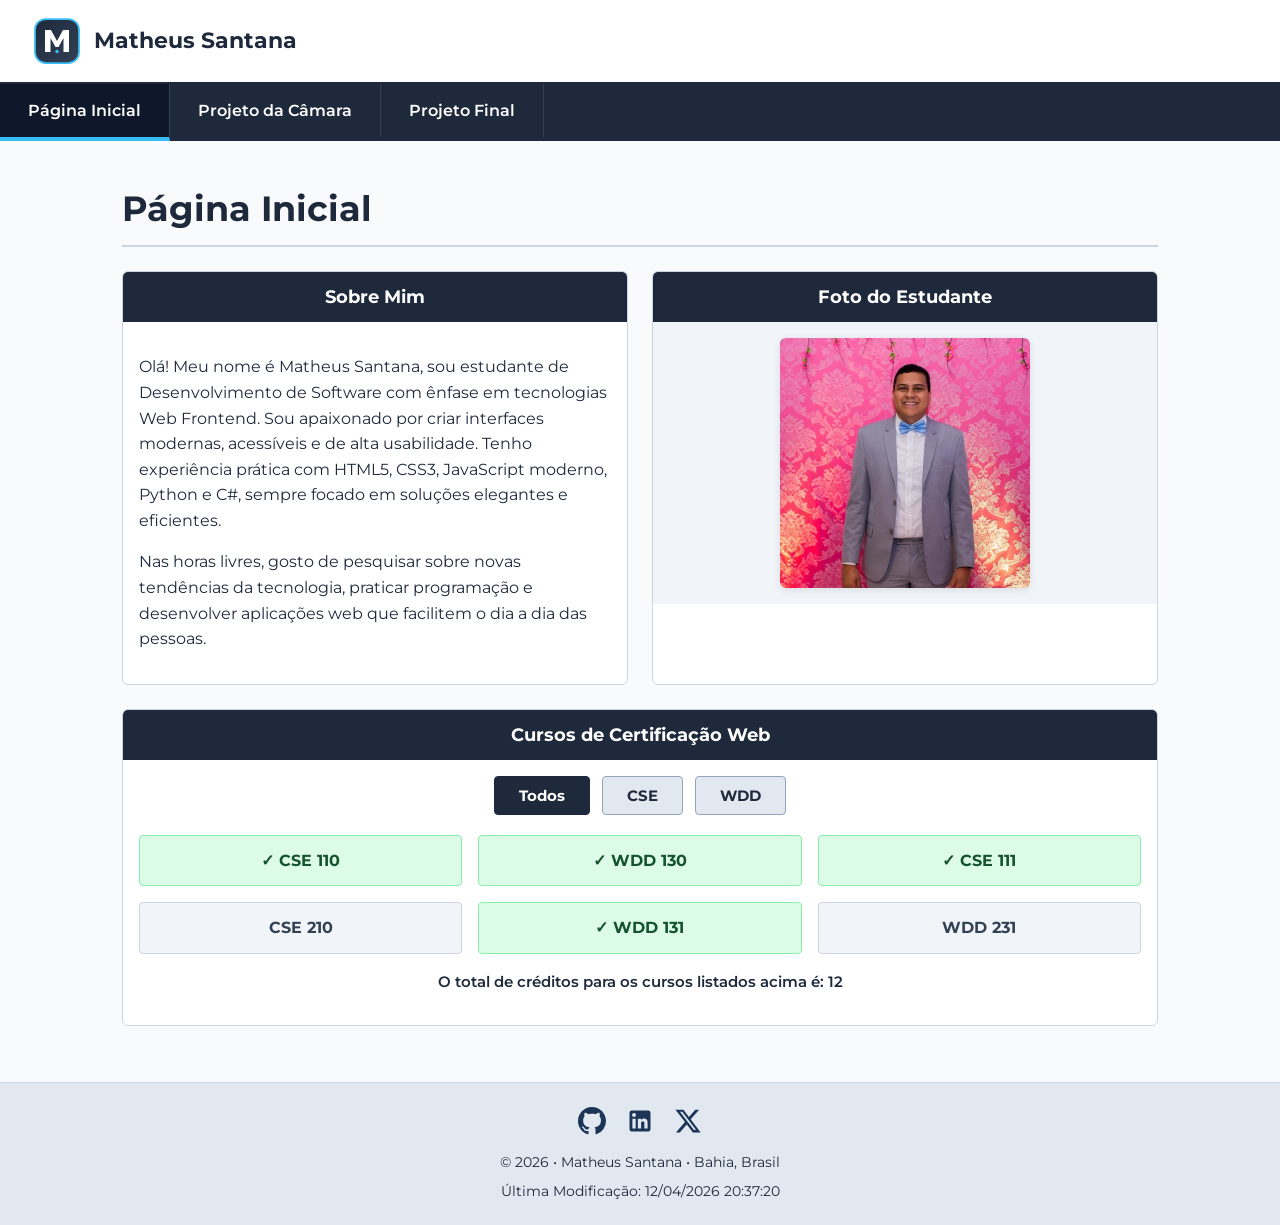
<file: index.html>
<!DOCTYPE html>
<html lang="pt-BR">

<head>
  <meta charset="UTF-8">
  <meta name="viewport" content="width=device-width, initial-scale=1.0">
  <title>Página Inicial - Matheus Santana | WDD 231</title>
  <meta name="description"
    content="Página inicial do curso WDD 231 de Matheus Santana. Demonstração de habilidades em desenvolvimento web frontend, HTML, CSS responsivo e JavaScript moderno.">
  <meta name="author" content="Matheus Santana">
  <link rel="icon" type="image/svg+xml" href="imagens/logo.svg">

  <!-- Open Graph / Redes Sociais -->
  <meta property="og:title" content="Portal do Curso WDD 231 - Matheus Santana">
  <meta property="og:description" content="Portal oficial de desenvolvimento web frontend com projetos de Camara de Comercio e Projeto Final do aluno Matheus Santana.">
  <meta property="og:type" content="website">
  <meta property="og:image" content="https://matheustriskin.github.io/wdd231/final/imagens/og-image.png">
  <meta property="og:url" content="https://matheustriskin.github.io/wdd231/index.html">
  <link rel="preconnect" href="https://fonts.googleapis.com">
  <link rel="preconnect" href="https://fonts.gstatic.com" crossorigin>
  <link href="https://fonts.googleapis.com/css2?family=Montserrat:wght@400;600;700&display=swap" rel="stylesheet">
  <link rel="stylesheet" href="estilos/normalize.css">
  <link rel="stylesheet" href="estilos/telas-pequenas.css">
  <link rel="stylesheet" href="estilos/maior.css">
  <script src="scripts/navegacao.js" defer></script>
  <script src="scripts/data.js" defer></script>
  <script src="scripts/curso.js" defer></script>
</head>

<body>
  <header class="cabecalho-site">
    <div class="marca-site">
      <img src="imagens/logo.svg" alt="Logotipo do site pessoal de Matheus Santana" width="44" height="44">
      <span>Matheus Santana</span>
    </div>
    <button id="botao-menu" class="menu-hamburguer" aria-label="Abrir Menu">&#9776;</button>
  </header>

  <nav id="navegacao-principal" class="navegacao-site">
    <ul>
      <li><a href="index.html" class="ativo">Página Inicial</a></li>
      <li><a href="camara/index.html">Projeto da Câmara</a></li>
      <li><a href="final/index.html">Projeto Final</a></li>
    </ul>
  </nav>

  <main class="conteudo-principal">
    <h1>Página Inicial</h1>

    <div class="secoes-superiores">
      <section class="secao-bloco secao-sobre">
        <h2>Sobre Mim</h2>
        <div class="secao-corpo">
          <p>Olá! Meu nome é Matheus Santana, sou estudante de Desenvolvimento de Software com ênfase em tecnologias Web
            Frontend. Sou apaixonado por criar interfaces modernas, acessíveis e de alta usabilidade. Tenho experiência
            prática com HTML5, CSS3, JavaScript moderno, Python e C#, sempre focado em soluções elegantes e eficientes.
          </p>
          <p>Nas horas livres, gosto de pesquisar sobre novas tendências da tecnologia, praticar programação e
            desenvolver aplicações web que facilitem o dia a dia das pessoas.</p>
        </div>
      </section>

      <section class="secao-bloco secao-foto">
        <h2>Foto do Estudante</h2>
        <div class="secao-corpo">
          <img src="imagens/perfil.webp" alt="Fotografia de perfil de Matheus Santana" class="foto-estudante"
            width="280" height="280">
        </div>
      </section>
    </div>

    <section class="secao-cursos">
      <h2>Cursos de Certificação Web</h2>
      <div class="cursos-painel">
        <div class="botoes-grupo">
          <button id="filtro-todos" class="botao-opcao ativo">Todos</button>
          <button id="filtro-cse" class="botao-opcao">CSE</button>
          <button id="filtro-wdd" class="botao-opcao">WDD</button>
        </div>
        <div id="cursos-container" class="cursos-grade"></div>
        <p class="creditos-resumo">O total de créditos para os cursos listados acima é: <span
            id="valor-creditos">0</span></p>
      </div>
    </section>
  </main>

  <footer class="rodape-site">
    <div class="redes-sociais">
      <a href="https://github.com/matheustriskin" target="_blank" rel="noopener"
        aria-label="Perfil de Matheus Santana no GitHub"><img src="imagens/icone-github.svg"
          alt="Ícone com link para o GitHub de Matheus Santana" width="28" height="28"></a>
      <a href="https://www.linkedin.com" target="_blank" rel="noopener"
        aria-label="Perfil de Matheus Santana no LinkedIn"><img src="imagens/icone-linkedin.svg"
          alt="Ícone com link para o LinkedIn de Matheus Santana" width="28" height="28"></a>
      <a href="https://x.com" target="_blank" rel="noopener"
        aria-label="Perfil de Matheus Santana na rede social X"><img src="imagens/icone-x.svg"
          alt="Ícone com link para a rede social X" width="28" height="28"></a>
    </div>
    <div class="rodape-info">
      <p>&copy; <span id="anoAtual"></span> • Matheus Santana • Bahia, Brasil</p>
      <p id="ultimaModificacao"></p>
    </div>
  </footer>
</body>

</html>
</file>
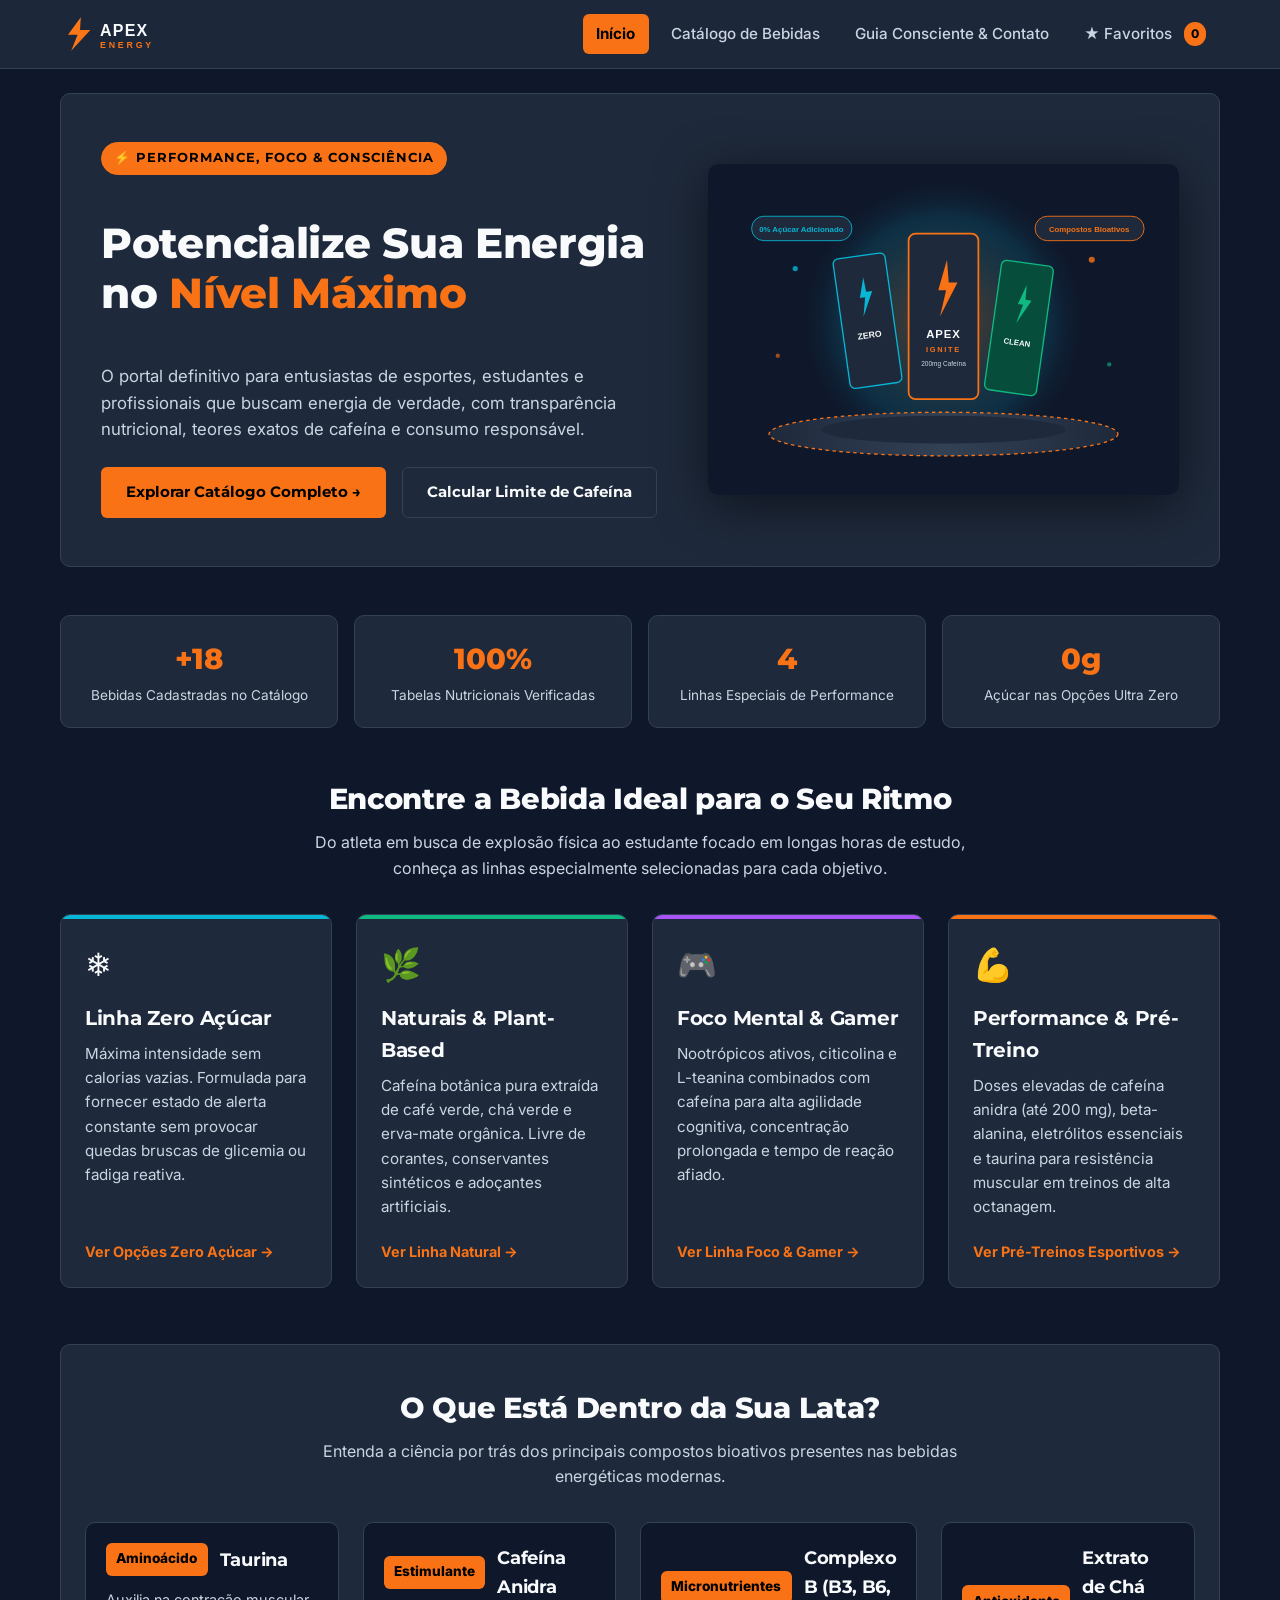
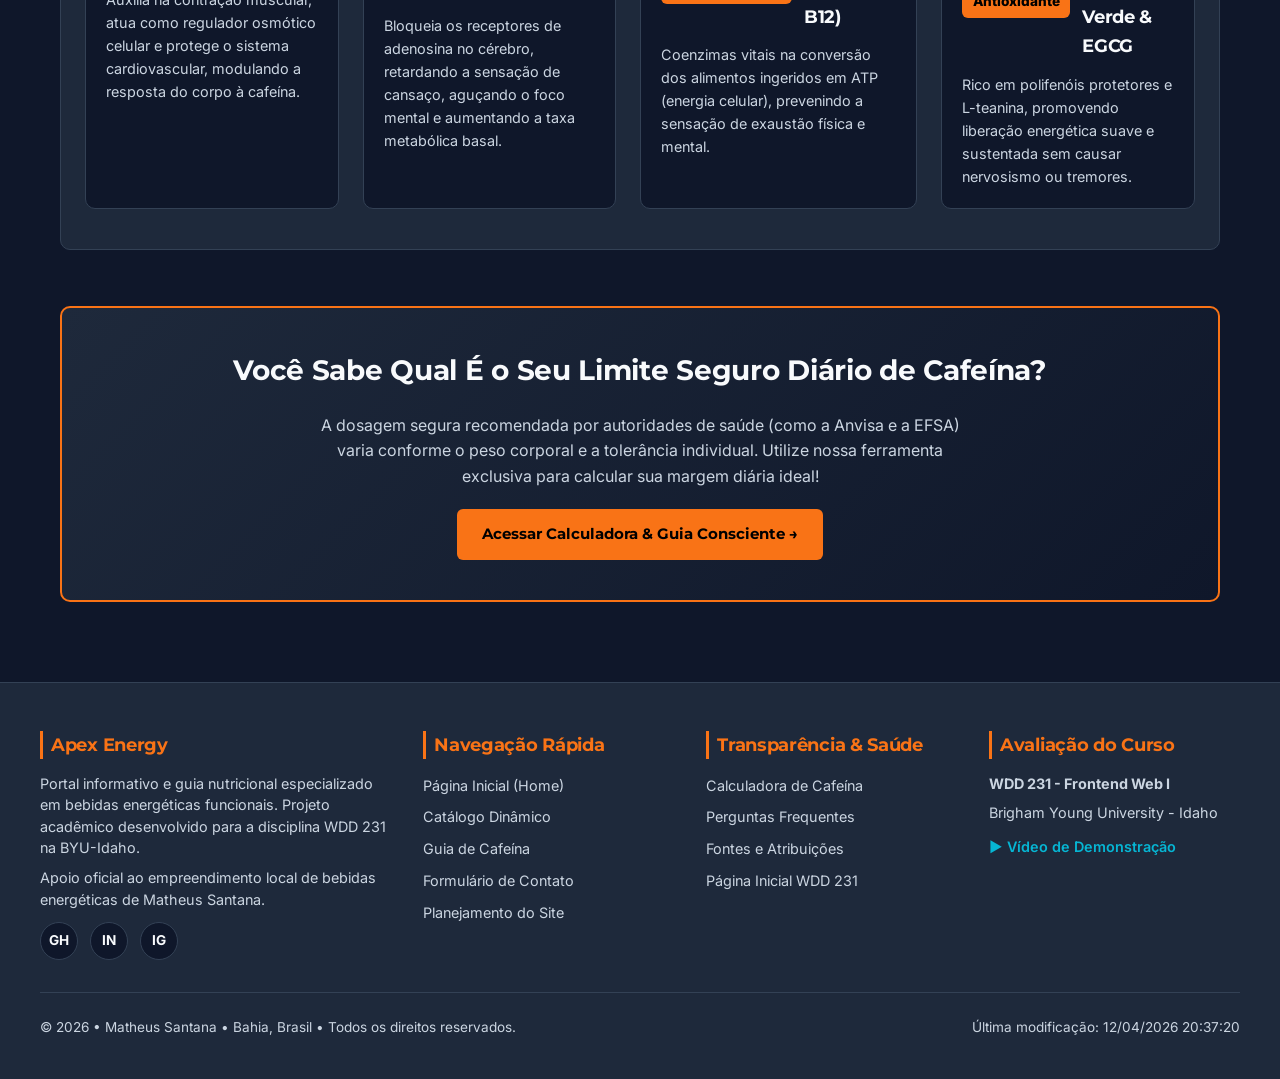
<file: final/index.html>
<!DOCTYPE html>
<html lang="pt-BR">

<head>
  <meta charset="UTF-8">
  <meta name="viewport" content="width=device-width, initial-scale=1.0">
  <title>Apex Energy | Guia e Cat?logo de Bebidas Energ?ticas</title>
  <meta name="description" content="Informa??es nutricionais transparentes, cat?logo din?mico e guia de consumo consciente de cafe?na para estudantes, atletas e profissionais.">
  <meta name="author" content="Matheus Santana">

  <!-- Favicon -->
  <link rel="icon" type="image/svg+xml" href="imagens/logo-apex.svg">
  <!-- Open Graph / Redes Sociais -->
  <meta property="og:title" content="Apex Energy - Guia e Catalogo de Bebidas Energeticas">
  <meta property="og:description" content="Informacoes nutricionais transparentes, catalogo dinamico e guia de consumo consciente de cafeina para estudantes, atletas e profissionais.">
  <meta property="og:type" content="website">
  <meta property="og:image" content="https://matheustriskin.github.io/wdd231/final/imagens/og-image.png">
  <meta property="og:url" content="https://matheustriskin.github.io/wdd231/final/index.html">

  <!-- Open Graph / Redes Sociais -->

  <!-- Fontes Google Fonts -->
  <link rel="preconnect" href="https://fonts.googleapis.com">
  <link rel="preconnect" href="https://fonts.gstatic.com" crossorigin>
  <link
    href="https://fonts.googleapis.com/css2?family=Inter:wght@400;500;600;700&family=Montserrat:wght@700;800&display=swap"
    rel="stylesheet">

  <!-- Estilos CSS -->
  <link rel="stylesheet" href="estilos/normalize.css">
  <link rel="stylesheet" href="estilos/base.css">
  <link rel="stylesheet" href="estilos/home.css">

  <!-- JavaScript ES Module -->
  <script type="module" src="scripts/home.js"></script>
</head>

<body>
  <!-- Cabeçalho Principal -->
  <header class="cabecalho-site">
    <div class="cabecalho-container">
      <a href="index.html" class="marca-link" aria-label="Página Inicial Apex Energy">
        <img src="imagens/logo-apex.svg" alt="Logotipo da Apex Energy" width="160" height="40">
      </a>

      <!-- Botão Hambúrguer Móvel -->
      <button id="botao-menu-hamburguer" class="botao-menu-hamburguer" aria-label="Abrir Menu de Navegação"
        aria-expanded="false" aria-controls="menu-navegacao">
        <span class="linha-hamburguer linha-1"></span>
        <span class="linha-hamburguer linha-2"></span>
        <span class="linha-hamburguer linha-3"></span>
      </button>

      <!-- Navegação Principal com Wayfinding -->
      <nav id="menu-navegacao" class="menu-navegacao" aria-label="Navegação Principal do Site">
        <ul class="menu-lista">
          <li><a href="index.html" class="menu-link ativo">Início</a></li>
          <li><a href="catalogo.html" class="menu-link">Catálogo de Bebidas</a></li>
          <li><a href="guia.html" class="menu-link">Guia Consciente &amp; Contato</a></li>
          <li>
            <a href="catalogo.html?filtro=favoritos" class="menu-link" aria-label="Ver produtos favoritos">
              &#9733; Favoritos <span class="badge-favoritos badge-favoritos-contador">0</span>
            </a>
          </li>
        </ul>
      </nav>
    </div>
  </header>

  <!-- Conteúdo Principal -->
  <main>
    <!-- Seção Hero / Destaque -->
    <section class="secao-hero" aria-labelledby="titulo-hero">
      <div class="hero-conteudo">
        <span class="hero-tag">&#9889; Performance, Foco &amp; Consciência</span>
        <h1 id="titulo-hero" class="hero-titulo">
          Potencialize Sua Energia no <span>Nível Máximo</span>
        </h1>
        <p class="hero-descricao">
          O portal definitivo para entusiastas de esportes, estudantes e profissionais que buscam energia de verdade,
          com transparência nutricional, teores exatos de cafeína e consumo responsável.
        </p>
        <div class="hero-botoes">
          <a href="catalogo.html" class="btn btn-primario">
            Explorar Catálogo Completo &#8594;
          </a>
          <a href="guia.html#calculadora" class="btn btn-secundario">
            Calcular Limite de Cafeína
          </a>
        </div>
      </div>
      <div class="hero-imagem-wrapper">
        <img src="imagens/hero-banner.svg" alt="Lata Apex Energy com brilho e compostos bioativos" class="hero-imagem"
          width="540" height="380">
      </div>
    </section>

    <!-- Faixa de Números e Estatísticas -->
    <section class="faixa-estatisticas" aria-label="Estatísticas e destaques do portal">
      <div class="card-stat">
        <span class="stat-numero">+18</span>
        <span class="stat-legenda">Bebidas Cadastradas no Catálogo</span>
      </div>
      <div class="card-stat">
        <span class="stat-numero">100%</span>
        <span class="stat-legenda">Tabelas Nutricionais Verificadas</span>
      </div>
      <div class="card-stat">
        <span class="stat-numero">4</span>
        <span class="stat-legenda">Linhas Especiais de Performance</span>
      </div>
      <div class="card-stat">
        <span class="stat-numero">0g</span>
        <span class="stat-legenda">Açúcar nas Opções Ultra Zero</span>
      </div>
    </section>

    <!-- Seção: Linhas de Bebidas em Destaque -->
    <section class="secao-categorias" aria-labelledby="titulo-categorias">
      <div class="secao-cabecalho">
        <h2 id="titulo-categorias">Encontre a Bebida Ideal para o Seu Ritmo</h2>
        <p>
          Do atleta em busca de explosão física ao estudante focado em longas horas de estudo, conheça as linhas
          especialmente selecionadas para cada objetivo.
        </p>
      </div>

      <div class="grade-categorias">
        <!-- Categoria 1 -->
        <article class="card-categoria cat-zero">
          <div>
            <div class="categoria-icone" aria-hidden="true">&#10052;</div>
            <h3>Linha Zero Açúcar</h3>
            <p>
              Máxima intensidade sem calorias vazias. Formulada para fornecer estado de alerta constante sem provocar
              quedas bruscas de glicemia ou fadiga reativa.
            </p>
          </div>
          <a href="catalogo.html?categoria=Zero%20A%C3%A7%C3%BAcar" class="link-categoria">
            Ver Opções Zero Açúcar &#8594;
          </a>
        </article>

        <!-- Categoria 2 -->
        <article class="card-categoria cat-natural">
          <div>
            <div class="categoria-icone" aria-hidden="true">&#127807;</div>
            <h3>Naturais &amp; Plant-Based</h3>
            <p>
              Cafeína botânica pura extraída de café verde, chá verde e erva-mate orgânica. Livre de corantes,
              conservantes sintéticos e adoçantes artificiais.
            </p>
          </div>
          <a href="catalogo.html?categoria=Natural" class="link-categoria">
            Ver Linha Natural &#8594;
          </a>
        </article>

        <!-- Categoria 3 -->
        <article class="card-categoria cat-gamer">
          <div>
            <div class="categoria-icone" aria-hidden="true">&#127918;</div>
            <h3>Foco Mental &amp; Gamer</h3>
            <p>
              Nootrópicos ativos, citicolina e L-teanina combinados com cafeína para alta agilidade cognitiva,
              concentração prolongada e tempo de reação afiado.
            </p>
          </div>
          <a href="catalogo.html?categoria=Foco%2FGamer" class="link-categoria">
            Ver Linha Foco &amp; Gamer &#8594;
          </a>
        </article>

        <!-- Categoria 4 -->
        <article class="card-categoria cat-performance">
          <div>
            <div class="categoria-icone" aria-hidden="true">&#128170;</div>
            <h3>Performance &amp; Pré-Treino</h3>
            <p>
              Doses elevadas de cafeína anidra (até 200 mg), beta-alanina, eletrólitos essenciais e taurina para
              resistência muscular em treinos de alta octanagem.
            </p>
          </div>
          <a href="catalogo.html?categoria=Performance%20Esportiva" class="link-categoria">
            Ver Pré-Treinos Esportivos &#8594;
          </a>
        </article>
      </div>
    </section>

    <!-- Seção: Ingredientes Funcionais -->
    <section class="secao-ingredientes" aria-labelledby="titulo-ingredientes">
      <div class="secao-cabecalho">
        <h2 id="titulo-ingredientes">O Que Está Dentro da Sua Lata?</h2>
        <p>
          Entenda a ciência por trás dos principais compostos bioativos presentes nas bebidas energéticas modernas.
        </p>
      </div>

      <div class="grade-ingredientes">
        <article class="card-ingrediente">
          <div class="ingrediente-topo">
            <span class="ingrediente-badge">Aminoácido</span>
            <h3>Taurina</h3>
          </div>
          <p>
            Auxilia na contração muscular, atua como regulador osmótico celular e protege o sistema cardiovascular,
            modulando a resposta do corpo à cafeína.
          </p>
        </article>

        <article class="card-ingrediente">
          <div class="ingrediente-topo">
            <span class="ingrediente-badge">Estimulante</span>
            <h3>Cafeína Anidra</h3>
          </div>
          <p>
            Bloqueia os receptores de adenosina no cérebro, retardando a sensação de cansaço, aguçando o foco mental e
            aumentando a taxa metabólica basal.
          </p>
        </article>

        <article class="card-ingrediente">
          <div class="ingrediente-topo">
            <span class="ingrediente-badge">Micronutrientes</span>
            <h3>Complexo B (B3, B6, B12)</h3>
          </div>
          <p>
            Coenzimas vitais na conversão dos alimentos ingeridos em ATP (energia celular), prevenindo a sensação de
            exaustão física e mental.
          </p>
        </article>

        <article class="card-ingrediente">
          <div class="ingrediente-topo">
            <span class="ingrediente-badge">Antioxidante</span>
            <h3>Extrato de Chá Verde &amp; EGCG</h3>
          </div>
          <p>
            Rico em polifenóis protetores e L-teanina, promovendo liberação energética suave e sustentada sem causar
            nervosismo ou tremores.
          </p>
        </article>
      </div>
    </section>

    <!-- Banner CTA: Guia de Consumo Consciente -->
    <section class="banner-cta-guia" aria-labelledby="titulo-cta-guia">
      <h2 id="titulo-cta-guia">Você Sabe Qual É o Seu Limite Seguro Diário de Cafeína?</h2>
      <p>
        A dosagem segura recomendada por autoridades de saúde (como a Anvisa e a EFSA) varia conforme o peso corporal e a
        tolerância individual. Utilize nossa ferramenta exclusiva para calcular sua margem diária ideal!
      </p>
      <a href="guia.html" class="btn btn-primario">
        Acessar Calculadora &amp; Guia Consciente &#8594;
      </a>
    </section>
  </main>

  <!-- Rodapé Global -->
  <footer class="rodape-site">
    <div class="rodape-container">
      <div class="rodape-coluna">
        <h3>Apex Energy</h3>
        <p>
          Portal informativo e guia nutricional especializado em bebidas energéticas funcionais. Projeto acadêmico
          desenvolvido para a disciplina WDD 231 na BYU-Idaho.
        </p>
        <p>
          Apoio oficial ao empreendimento local de bebidas energéticas de Matheus Santana.
        </p>
        <div class="redes-sociais-links">
          <a href="https://github.com/matheustriskin" target="_blank" rel="noopener" aria-label="GitHub de Matheus Santana">GH</a>
          <a href="https://linkedin.com" target="_blank" rel="noopener" aria-label="LinkedIn de Matheus Santana">IN</a>
          <a href="https://instagram.com" target="_blank" rel="noopener" aria-label="Instagram da Apex Energy">IG</a>
        </div>
      </div>

      <div class="rodape-coluna">
        <h3>Navegação Rápida</h3>
        <ul class="rodape-links">
          <li><a href="index.html">Página Inicial (Home)</a></li>
          <li><a href="catalogo.html">Catálogo Dinâmico</a></li>
          <li><a href="guia.html">Guia de Cafeína</a></li>
          <li><a href="guia.html#contato">Formulário de Contato</a></li>
          <li><a href="site-plan.html">Planejamento do Site</a></li>
        </ul>
      </div>

      <div class="rodape-coluna">
        <h3>Transparência &amp; Saúde</h3>
        <ul class="rodape-links">
          <li><a href="guia.html#calculadora">Calculadora de Cafeína</a></li>
          <li><a href="guia.html#faq">Perguntas Frequentes</a></li>
          <li><a href="atribuicoes.html">Fontes e Atribuições</a></li>
          <li><a href="../index.html">Página Inicial WDD 231</a></li>
        </ul>
      </div>

      <div class="rodape-coluna">
        <h3>Avaliação do Curso</h3>
        <p><strong>WDD 231 - Frontend Web I</strong></p>
        <p>Brigham Young University - Idaho</p>
        <p class="rodape-video-paragrafo">
          <a href="#" class="link-video-destaque" aria-label="Link para o vídeo de apresentação do projeto no Loom ou YouTube">
            &#9654; Vídeo de Demonstração
          </a>
        </p>
      </div>
    </div>

    <div class="rodape-inferior">
      <p>&copy; <span id="anoAtual"></span> &bull; Matheus Santana &bull; Bahia, Brasil &bull; Todos os direitos reservados.</p>
      <p id="ultimaModificacao"></p>
    </div>
  </footer>
</body>

</html>
</file>
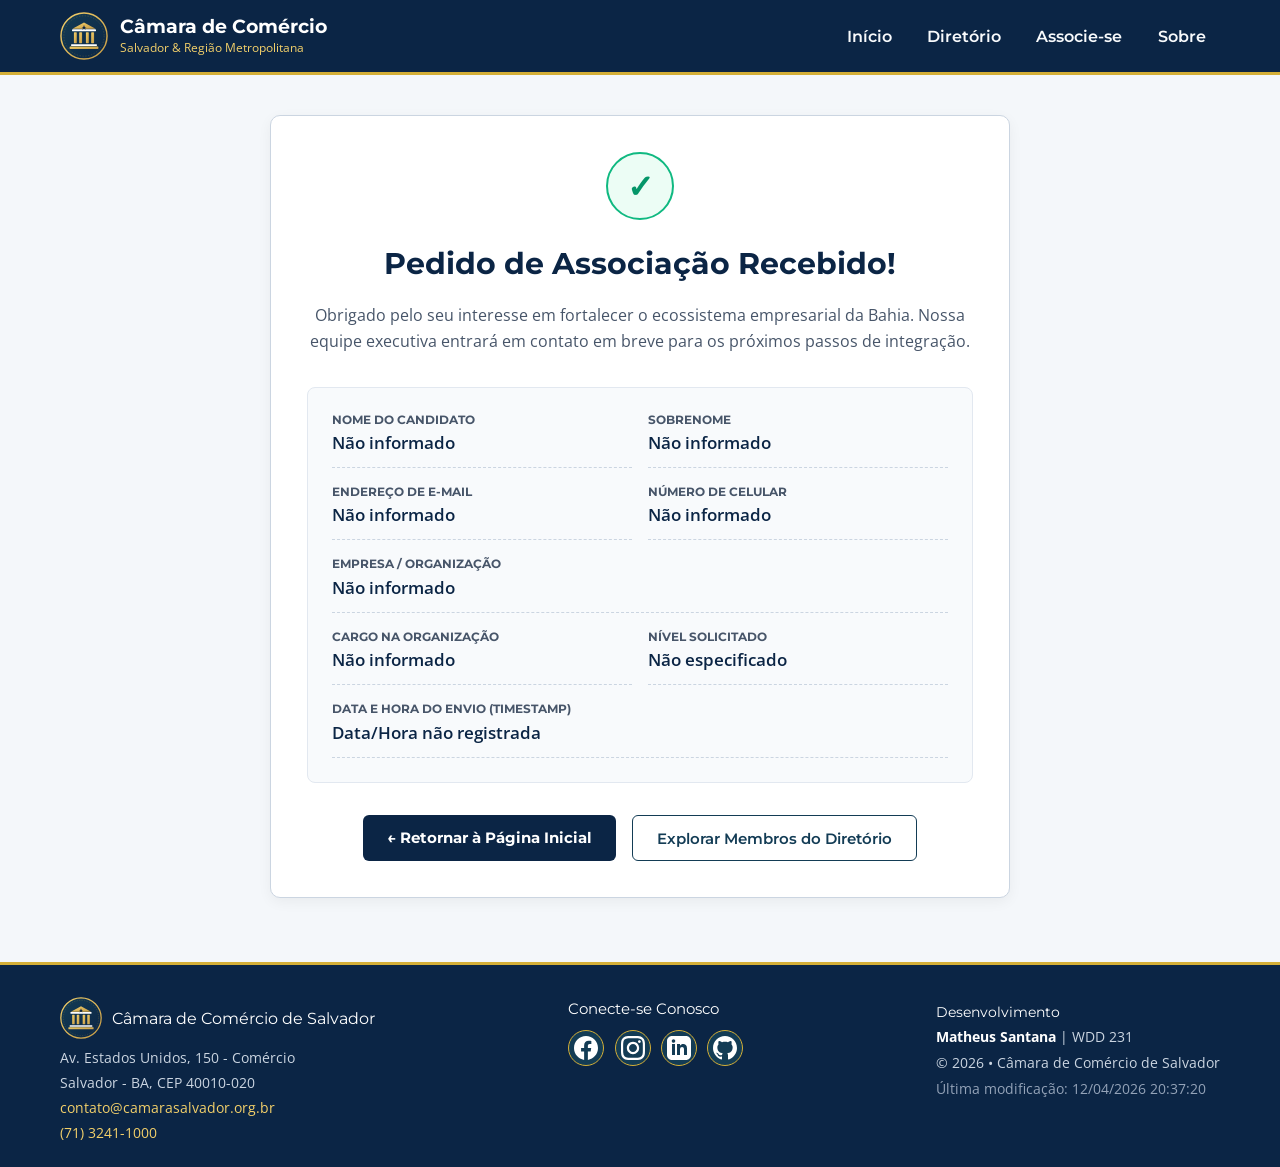
<file: camara/agradecimento.html>
<!DOCTYPE html>
<html lang="pt-BR">

<head>
  <meta charset="UTF-8">
  <meta name="viewport" content="width=device-width, initial-scale=1.0">
  <title>Agradecimento | Câmara de Comércio de Salvador</title>
  <meta name="description"
    content="Confirmação de recebimento do pedido de associação à Câmara de Comércio de Salvador. Obrigado por fazer parte da nossa rede.">
  <meta name="author" content="Matheus Santana">

  <!-- Favicon -->
  <link rel="icon" type="image/svg+xml" href="imagens/favicon.svg">

  <!-- Open Graph / Redes Sociais -->
  <meta property="og:type" content="website">
  <meta property="og:title" content="Pedido de Associação Confirmado | Câmara de Comércio de Salvador">
  <meta property="og:description"
    content="Seu pedido de filiação à Câmara de Comércio de Salvador foi registrado com sucesso.">
  <meta property="og:url" content="https://matheustriskin.github.io/wdd231/camara/agradecimento.html">
  <meta property="og:image" content="https://matheustriskin.github.io/wdd231/camara/imagens/og-camara.png">
  <meta property="og:image:alt" content="Confirmação da Câmara de Comércio de Salvador">
  <meta property="og:locale" content="pt_BR">

  <!-- Tipografia Google Fonts -->
  <link rel="preconnect" href="https://fonts.googleapis.com">
  <link rel="preconnect" href="https://fonts.gstatic.com" crossorigin>
  <link
    href="https://fonts.googleapis.com/css2?family=Montserrat:wght@400;500;600;700&family=Open+Sans:wght@400;600&display=swap"
    rel="stylesheet">

  <!-- Estilos -->
  <link rel="stylesheet" href="estilos/normalize.css">
  <link rel="stylesheet" href="estilos/agradecimento.css">

  <!-- Script Principal -->
  <script src="scripts/agradecimento.js" defer></script>
</head>

<body>
  <!-- CABEÇALHO PADRÃO DO PROJETO -->
  <header class="cabecalho-principal">
    <div class="container container-cabecalho">
      <div class="marca-camara">
        <a href="index.html" class="link-logo" aria-label="Página Inicial da Câmara de Comércio">
          <img src="imagens/logo-camara.svg" alt="Logotipo da Câmara de Comércio de Salvador" class="logo-camara"
            width="56" height="56">
          <div class="texto-marca">
            <span class="nome-camara">Câmara de Comércio</span>
            <span class="subtitulo-camara">Salvador &amp; Região Metropolitana</span>
          </div>
        </a>
      </div>

      <button id="botao-menu-hamburguer" class="botao-hamburguer" aria-label="Abrir Menu de Navegação"
        aria-expanded="false" aria-controls="menu-navegacao">
        <span class="icone-barra"></span>
        <span class="icone-barra"></span>
        <span class="icone-barra"></span>
      </button>

      <nav id="menu-navegacao" class="navegacao-principal" aria-label="Navegação do Site da Câmara">
        <ul class="lista-navegacao">
          <li><a href="index.html" class="link-navegacao">Início</a></li>
          <li><a href="diretorio.html" class="link-navegacao">Diretório</a></li>
          <li><a href="associacao.html" class="link-navegacao">Associe-se</a></li>
          <li><a href="sobre.html" class="link-navegacao">Sobre</a></li>
        </ul>
      </nav>
    </div>
  </header>

  <!-- CONTEÚDO PRINCIPAL -->
  <main class="conteudo-agradecimento">
    <div class="container">
      <article class="cartao-confirmacao">
        <div class="icone-sucesso-container" aria-hidden="true">
          <span>✓</span>
        </div>

        <div class="confirmacao-cabecalho">
          <h1>Pedido de Associação Recebido!</h1>
          <p>
            Obrigado pelo seu interesse em fortalecer o ecossistema empresarial da Bahia.
            Nossa equipe executiva entrará em contato em breve para os próximos passos de integração.
          </p>
        </div>

        <section class="secao-dados-confirmacao" aria-labelledby="titulo-resumo">
          <h2 id="titulo-resumo" class="sr-only">Dados do Formulário Enviados</h2>

          <div class="dados-confirmacao-grade">
            <!-- NOME COMPLETO -->
            <div class="dado-item">
              <span class="dado-rotulo">Nome do Candidato</span>
              <span id="resumo-primeiro-nome" class="dado-valor">Carregando...</span>
            </div>

            <!-- SOBRENOME -->
            <div class="dado-item">
              <span class="dado-rotulo">Sobrenome</span>
              <span id="resumo-sobrenome" class="dado-valor">Carregando...</span>
            </div>

            <!-- E-MAIL -->
            <div class="dado-item">
              <span class="dado-rotulo">Endereço de E-mail</span>
              <span id="resumo-email" class="dado-valor">Carregando...</span>
            </div>

            <!-- CELULAR -->
            <div class="dado-item">
              <span class="dado-rotulo">Número de Celular</span>
              <span id="resumo-celular" class="dado-valor">Carregando...</span>
            </div>

            <!-- EMPRESA / ORGANIZAÇÃO -->
            <div class="dado-item completo">
              <span class="dado-rotulo">Empresa / Organização</span>
              <span id="resumo-organizacao" class="dado-valor">Carregando...</span>
            </div>

            <!-- CARGO NA ORGANIZAÇÃO -->
            <div class="dado-item">
              <span class="dado-rotulo">Cargo na Organização</span>
              <span id="resumo-cargo" class="dado-valor">Não informado</span>
            </div>

            <!-- NÍVEL DE ASSOCIAÇÃO -->
            <div class="dado-item">
              <span class="dado-rotulo">Nível Solicitado</span>
              <span id="resumo-nivel" class="dado-valor">Carregando...</span>
            </div>

            <!-- DATA E HORA DO REGISTRO (TIMESTAMP OCULTO) -->
            <div class="dado-item completo">
              <span class="dado-rotulo">Data e Hora do Envio (Timestamp)</span>
              <span id="resumo-timestamp" class="dado-valor">Carregando...</span>
            </div>

            <!-- DESCRIÇÃO DA ATIVIDADE (OPCIONAL) -->
            <div id="container-descricao" class="dado-item completo" style="display: none;">
              <span class="dado-rotulo">Descrição da Atividade</span>
              <span id="resumo-descricao" class="dado-valor"></span>
            </div>
          </div>
        </section>

        <div class="acoes-confirmacao">
          <a href="index.html" class="btn-confirmacao-primario">
            <span>&larr; Retornar à Página Inicial</span>
          </a>
          <a href="diretorio.html" class="btn-confirmacao-secundario">
            <span>Explorar Membros do Diretório</span>
          </a>
        </div>
      </article>
    </div>
  </main>

  <!-- RODAPÉ PADRÃO DO PROJETO -->
  <footer class="rodape-principal">
    <div class="container container-rodape">
      <div class="coluna-rodape contato-camara">
        <div class="identidade-rodape">
          <img src="imagens/logo-camara.svg" alt="Logotipo da Câmara" width="42" height="42">
          <p class="titulo-rodape">Câmara de Comércio de Salvador</p>
        </div>
        <address class="endereco-camara">
          <p>Av. Estados Unidos, 150 - Comércio</p>
          <p>Salvador - BA, CEP 40010-020</p>
          <p><a href="mailto:contato@camarasalvador.org.br">contato@camarasalvador.org.br</a></p>
          <p><a href="tel:+557132411000">(71) 3241-1000</a></p>
        </address>
      </div>

      <div class="coluna-rodape redes-rodape">
        <p class="subtitulo-rodape">Conecte-se Conosco</p>
        <div class="links-redes">
          <a href="https://facebook.com" target="_blank" rel="noopener noreferrer"
            aria-label="Página no Facebook da Câmara de Comércio">
            <svg viewBox="0 0 24 24" width="24" height="24" fill="currentColor" aria-hidden="true">
              <path
                d="M24 12.073c0-6.627-5.373-12-12-12s-12 5.373-12 12c0 5.99 4.388 10.954 10.125 11.854v-8.385H7.078v-3.47h3.047V9.43c0-3.007 1.792-4.669 4.533-4.669 1.312 0 2.686.235 2.686.235v2.953H15.83c-1.491 0-1.956.925-1.956 1.874v2.25h3.328l-.532 3.47h-2.796v8.385C19.612 23.027 24 18.062 24 12.073z" />
            </svg>
          </a>
          <a href="https://instagram.com" target="_blank" rel="noopener noreferrer"
            aria-label="Perfil no Instagram da Câmara de Comércio">
            <svg viewBox="0 0 24 24" width="24" height="24" fill="currentColor" aria-hidden="true">
              <path
                d="M12 2.163c3.204 0 3.584.012 4.85.07 3.252.148 4.771 1.691 4.919 4.919.058 1.265.069 1.645.069 4.849 0 3.205-.012 3.584-.069 4.849-.149 3.225-1.664 4.771-4.919 4.919-1.266.058-1.644.07-4.85.07-3.204 0-3.584-.012-4.849-.07-3.26-.149-4.771-1.699-4.919-4.92-.058-1.265-.07-1.644-.07-4.849 0-3.204.013-3.583.07-4.849.149-3.227 1.664-4.771 4.919-4.919 1.266-.057 1.645-.069 4.849-.069zm0-2.163c-3.259 0-3.667.014-4.947.072-4.358.2-6.78 2.618-6.98 6.98-.059 1.281-.073 1.689-.073 4.948 0 3.259.014 3.668.072 4.948.2 4.358 2.618 6.78 6.98 6.98 1.281.058 1.689.072 4.948.072 3.259 0 3.668-.014 4.948-.072 4.354-.2 6.782-2.618 6.979-6.98.059-1.28.073-1.689.073-4.948 0-3.259-.014-3.667-.072-4.947-.196-4.354-2.617-6.78-6.979-6.98-1.281-.059-1.69-.073-4.949-.073zm0 5.838c-3.403 0-6.162 2.759-6.162 6.162s2.759 6.163 6.162 6.163 6.162-2.759 6.162-6.163c0-3.403-2.759-6.162-6.162-6.162zm0 10.162c-2.209 0-4-1.79-4-4 0-2.209 1.791-4 4-4s4 1.791 4 4c0 2.21-1.791 4-4 4zm6.406-11.845c-.796 0-1.441.645-1.441 1.44s.645 1.44 1.441 1.44c.795 0 1.439-.645 1.439-1.44s-.644-1.44-1.439-1.44z" />
            </svg>
          </a>
          <a href="https://linkedin.com" target="_blank" rel="noopener noreferrer"
            aria-label="Página no LinkedIn da Câmara de Comércio">
            <svg viewBox="0 0 24 24" width="24" height="24" fill="currentColor" aria-hidden="true">
              <path
                d="M19 0h-14c-2.761 0-5 2.239-5 5v14c0 2.761 2.239 5 5 5h14c2.762 0 5-2.239 5-5v-14c0-2.761-2.238-5-5-5zm-11 19h-3v-11h3v11zm-1.5-12.268c-.966 0-1.75-.79-1.75-1.764s.784-1.764 1.75-1.764 1.75.79 1.75 1.764-.783 1.764-1.75 1.764zm13.5 12.268h-3v-5.604c0-3.368-4-3.113-4 0v5.604h-3v-11h3v1.765c1.396-2.586 7-2.777 7 2.476v6.759z" />
            </svg>
          </a>
          <a href="https://github.com/matheustriskin/wdd231" target="_blank" rel="noopener noreferrer"
            aria-label="Repositório do projeto no GitHub">
            <svg viewBox="0 0 24 24" width="24" height="24" fill="currentColor" aria-hidden="true">
              <path
                d="M12 0c-6.626 0-12 5.373-12 12 0 5.302 3.438 9.8 8.207 11.387.599.111.793-.261.793-.577v-2.234c-3.338.726-4.033-1.416-4.033-1.416-.546-1.387-1.333-1.756-1.333-1.756-1.089-.745.083-.729.083-.729 1.205.084 1.839 1.237 1.839 1.237 1.07 1.834 2.807 1.304 3.492.997.107-.775.418-1.305.762-1.604-2.665-.305-5.467-1.334-5.467-5.931 0-1.311.469-2.381 1.236-3.221-.124-.303-.535-1.524.117-3.176 0 0 1.008-.322 3.301 1.23.957-.266 1.983-.399 3.003-.404 1.02.005 2.047.138 3.006.404 2.291-1.552 3.297-1.23 3.297-1.23.653 1.653.242 2.874.118 3.176.77.84 1.235 1.911 1.235 3.221 0 4.609-2.807 5.624-5.479 5.921.43.372.823 1.102.823 2.222v3.293c0 .319.192.694.801.576 4.765-1.589 8.199-6.086 8.199-11.386 0-6.627-5.373-12-12-12z" />
            </svg>
          </a>
        </div>
      </div>

      <div class="coluna-rodape creditos-rodape">
        <p class="subtitulo-rodape">Desenvolvimento</p>
        <p><strong>Matheus Santana</strong> | WDD 231</p>
        <p class="copyright-texto">&copy; <span id="anoAtual"></span> • Câmara de Comércio de Salvador</p>
        <p id="ultimaModificacao" class="modificacao-texto"></p>
      </div>
    </div>
  </footer>
</body>

</html>
</file>
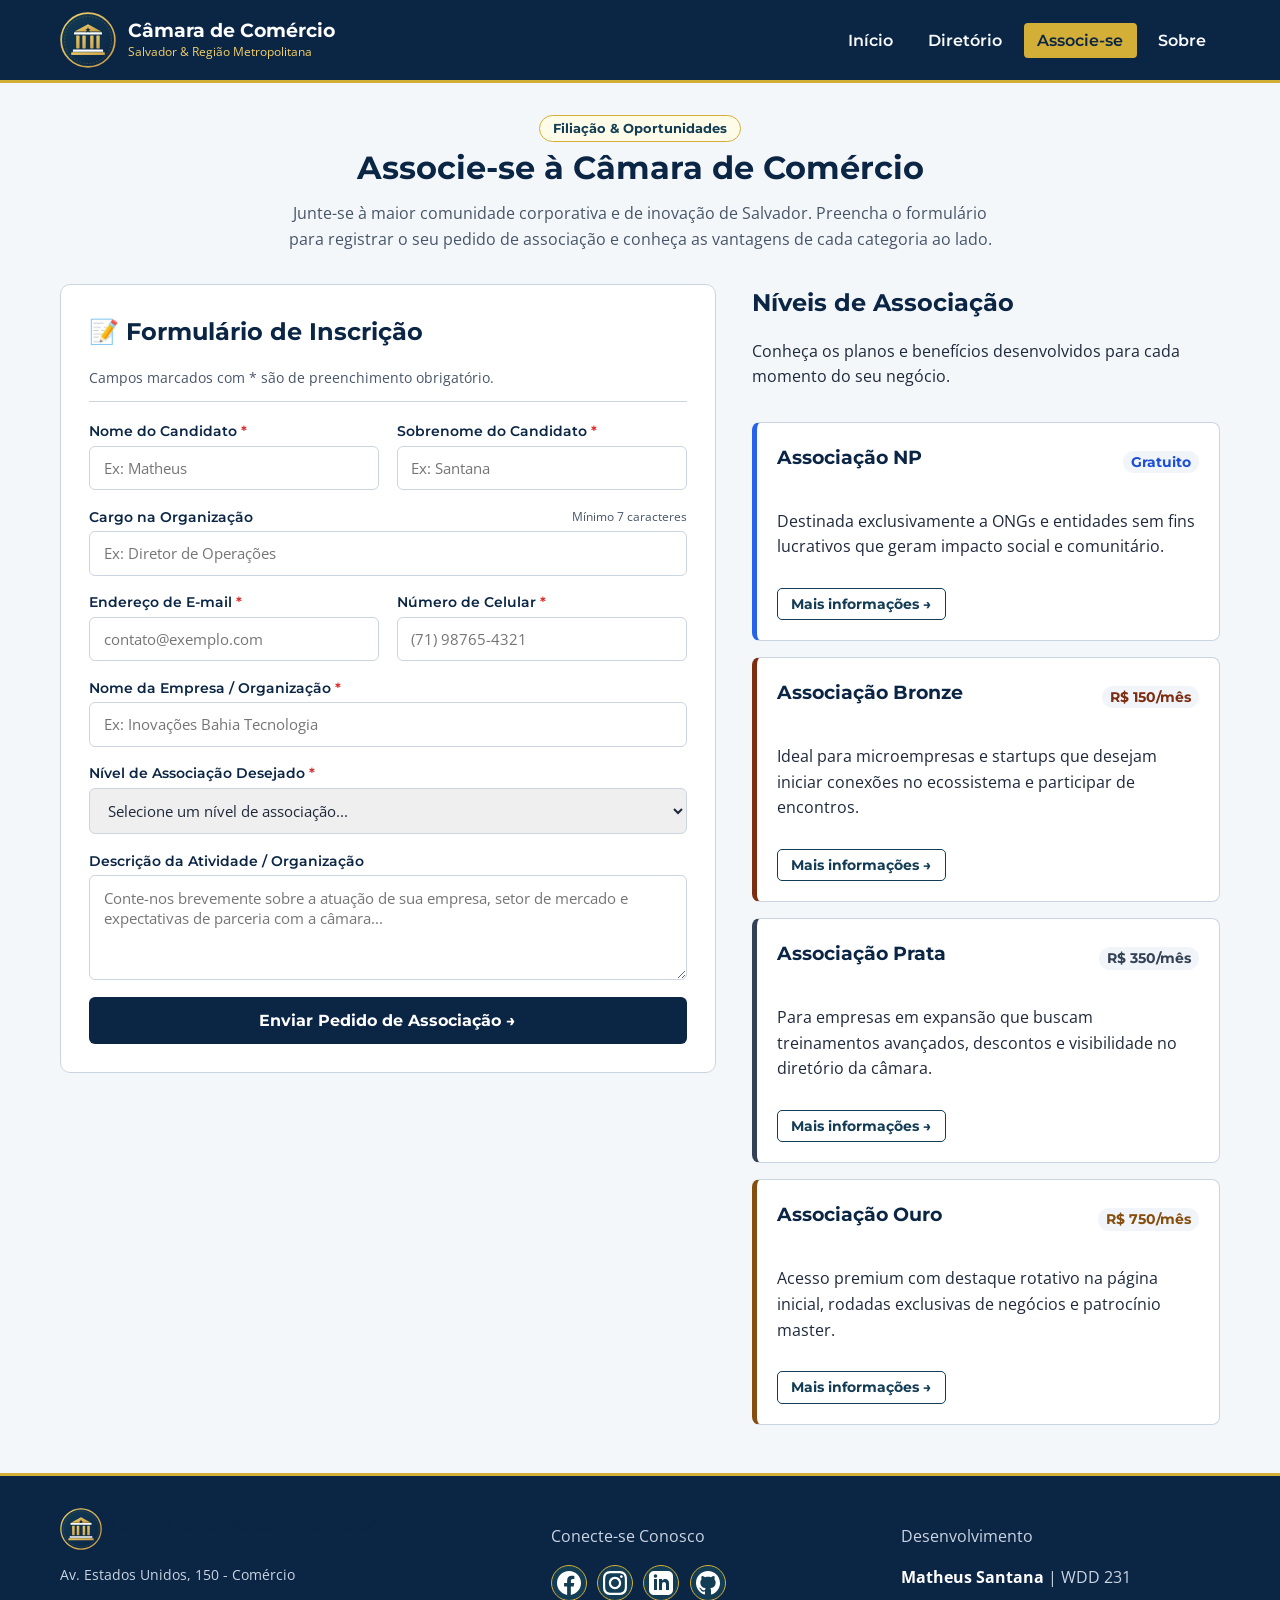
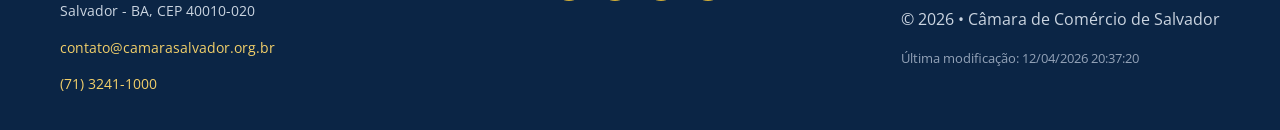
<file: camara/associacao.html>
<!DOCTYPE html>
<html lang="pt-BR">

<head>
  <meta charset="UTF-8">
  <meta name="viewport" content="width=device-width, initial-scale=1.0">
  <title>Associe-se | Câmara de Comércio de Salvador</title>
  <meta name="description"
    content="Associe sua empresa à Câmara de Comércio de Salvador. Escolha seu nível de membros (NP, Bronze, Prata, Ouro) e tenha acesso a conexões, eventos e oportunidades.">
  <meta name="author" content="Matheus Santana">

  <!-- Favicon -->
  <link rel="icon" type="image/svg+xml" href="imagens/favicon.svg">

  <!-- Open Graph / Redes Sociais -->
  <meta property="og:type" content="website">
  <meta property="og:title" content="Associe-se à Câmara de Comércio de Salvador | Níveis e Vantagens">
  <meta property="og:description"
    content="Faça parte da maior rede de líderes empresariais da Bahia. Confira os benefícios de cada nível de associação e solicite sua adesão.">
  <meta property="og:url" content="https://matheustriskin.github.io/wdd231/camara/associacao.html">
  <meta property="og:image" content="https://matheustriskin.github.io/wdd231/camara/imagens/og-camara.png">
  <meta property="og:image:alt" content="Logotipo e apresentação da Câmara de Comércio de Salvador">
  <meta property="og:locale" content="pt_BR">

  <!-- Tipografia Google Fonts -->
  <link rel="preconnect" href="https://fonts.googleapis.com">
  <link rel="preconnect" href="https://fonts.gstatic.com" crossorigin>
  <link
    href="https://fonts.googleapis.com/css2?family=Montserrat:wght@400;500;600;700&family=Open+Sans:wght@400;600&display=swap"
    rel="stylesheet">

  <!-- Estilos -->
  <link rel="stylesheet" href="estilos/normalize.css">
  <link rel="stylesheet" href="estilos/associacao.css">

  <!-- Script Principal -->
  <script src="scripts/associacao.js" defer></script>
</head>

<body>
  <!-- CABEÇALHO PADRÃO DO PROJETO -->
  <header class="cabecalho-principal">
    <div class="container container-cabecalho">
      <div class="marca-camara">
        <a href="index.html" class="link-logo" aria-label="Página Inicial da Câmara de Comércio">
          <img src="imagens/logo-camara.svg" alt="Logotipo da Câmara de Comércio de Salvador" class="logo-camara"
            width="56" height="56">
          <div class="texto-marca">
            <span class="nome-camara">Câmara de Comércio</span>
            <span class="subtitulo-camara">Salvador &amp; Região Metropolitana</span>
          </div>
        </a>
      </div>

      <button id="botao-menu-hamburguer" class="botao-hamburguer" aria-label="Abrir Menu de Navegação"
        aria-expanded="false" aria-controls="menu-navegacao">
        <span class="icone-barra"></span>
        <span class="icone-barra"></span>
        <span class="icone-barra"></span>
      </button>

      <nav id="menu-navegacao" class="navegacao-principal" aria-label="Navegação do Site da Câmara">
        <ul class="lista-navegacao">
          <li><a href="index.html" class="link-navegacao">Início</a></li>
          <li><a href="diretorio.html" class="link-navegacao">Diretório</a></li>
          <li><a href="associacao.html" class="link-navegacao ativo" aria-current="page">Associe-se</a></li>
          <li><a href="sobre.html" class="link-navegacao">Sobre</a></li>
        </ul>
      </nav>
    </div>
  </header>

  <!-- CONTEÚDO PRINCIPAL -->
  <main class="conteudo-associacao">
    <div class="container">
      <section class="cabecalho-secao-associacao">
        <span class="badge-secao">Filiação &amp; Oportunidades</span>
        <h1>Associe-se à Câmara de Comércio</h1>
        <p class="descricao-pagina">
          Junte-se à maior comunidade corporativa e de inovação de Salvador. Preencha o formulário para registrar o seu
          pedido de associação e conheça as vantagens de cada categoria ao lado.
        </p>
      </section>

      <div class="layout-associacao">
        <!-- COLUNA 1: FORMULÁRIO DE PEDIDO DE ASSOCIAÇÃO -->
        <section class="area-formulario" aria-labelledby="titulo-form">
          <h2 id="titulo-form" class="formulario-titulo">
            <span aria-hidden="true">📝</span> Formulário de Inscrição
          </h2>
          <p class="formulario-subtitulo">
            Campos marcados com <span class="obrigatorio">*</span> são de preenchimento obrigatório.
          </p>

          <form method="get" action="agradecimento.html" class="form-associacao" id="form-associacao">
            <!-- NOME E SOBRENOME -->
            <div class="grupo-linha">
              <label for="nome" class="campo-rotulo">
                <span class="texto-rotulo">
                  <span>Nome do Candidato <span class="obrigatorio">*</span></span>
                </span>
                <input type="text" id="nome" name="nome" required autocomplete="given-name"
                  title="Digite o primeiro nome do candidato" placeholder="Ex: Matheus">
              </label>

              <label for="sobrenome" class="campo-rotulo">
                <span class="texto-rotulo">
                  <span>Sobrenome do Candidato <span class="obrigatorio">*</span></span>
                </span>
                <input type="text" id="sobrenome" name="sobrenome" required autocomplete="family-name"
                  title="Digite o sobrenome do candidato" placeholder="Ex: Santana">
              </label>
            </div>

            <!-- CARGO NA ORGANIZAÇÃO -->
            <label for="cargo" class="campo-rotulo">
              <span class="texto-rotulo">
                <span>Cargo na Organização</span>
                <span class="dica-campo">Mínimo 7 caracteres</span>
              </span>
              <input type="text" id="cargo" name="cargo" autocomplete="organization-title"
                pattern="^[A-Za-zÀ-ÿ\s\-]{7,}$"
                title="Insira seu cargo com no mínimo 7 caracteres alfabéticos, hífens ou espaços"
                placeholder="Ex: Diretor de Operações">
            </label>

            <!-- E-MAIL E CELULAR -->
            <div class="grupo-linha">
              <label for="email" class="campo-rotulo">
                <span class="texto-rotulo">
                  <span>Endereço de E-mail <span class="obrigatorio">*</span></span>
                </span>
                <input type="email" id="email" name="email" required autocomplete="email"
                  title="Insira um endereço de e-mail válido (ex: contato@exemplo.com)"
                  placeholder="contato@exemplo.com">
              </label>

              <label for="celular" class="campo-rotulo">
                <span class="texto-rotulo">
                  <span>Número de Celular <span class="obrigatorio">*</span></span>
                </span>
                <input type="tel" id="celular" name="celular" required autocomplete="tel"
                  title="Insira o número de telefone celular no formato nacional ou internacional"
                  placeholder="(71) 98765-4321">
              </label>
            </div>

            <!-- NOME DA ORGANIZAÇÃO -->
            <label for="organizacao" class="campo-rotulo">
              <span class="texto-rotulo">
                <span>Nome da Empresa / Organização <span class="obrigatorio">*</span></span>
              </span>
              <input type="text" id="organizacao" name="organizacao" required autocomplete="organization"
                title="Insira a razão social ou nome fantasia de sua empresa"
                placeholder="Ex: Inovações Bahia Tecnologia">
            </label>

            <!-- SELEÇÃO DE NÍVEL DE ASSOCIAÇÃO -->
            <label for="nivel-associacao" class="campo-rotulo">
              <span class="texto-rotulo">
                <span>Nível de Associação Desejado <span class="obrigatorio">*</span></span>
              </span>
              <select id="nivel-associacao" name="nivel-associacao" required
                title="Selecione o plano de membresia da câmara">
                <option value="" disabled selected>Selecione um nível de associação...</option>
                <option value="np">Associação NP (Sem fins lucrativos - Não há taxa)</option>
                <option value="bronze">Associação Bronze</option>
                <option value="silver">Associação Prata (Silver)</option>
                <option value="gold">Associação Ouro (Gold)</option>
              </select>
            </label>

            <!-- DESCRIÇÃO DA ATIVIDADE/ORGANIZAÇÃO -->
            <label for="descricao" class="campo-rotulo">
              <span class="texto-rotulo">
                <span>Descrição da Atividade / Organização</span>
              </span>
              <textarea id="descricao" name="descricao" rows="4"
                title="Descreva resumidamente as principais atividades, segmento e expectativas de sua organização"
                placeholder="Conte-nos brevemente sobre a atuação de sua empresa, setor de mercado e expectativas de parceria com a câmara..."></textarea>
            </label>

            <!-- REGISTRO DE DATA E HORA (CAMPO OCULTO PREENCHIDO VIA JS) -->
            <input type="hidden" id="timestamp" name="timestamp">

            <!-- BOTÃO DE ENVIO ÚNICO -->
            <button type="submit" id="btn-enviar-associacao" class="btn-enviar">
              <span>Enviar Pedido de Associação</span>
              <span aria-hidden="true">&rarr;</span>
            </button>
          </form>
        </section>

        <!-- COLUNA 2: CARTÕES COM OS 4 NÍVEIS DE ASSOCIAÇÃO (COM ANIMAÇÃO DE CARREGAMENTO) -->
        <aside class="area-niveis" aria-labelledby="titulo-niveis">
          <div class="area-niveis-cabecalho">
            <h2 id="titulo-niveis">Níveis de Associação</h2>
            <p>Conheça os planos e benefícios desenvolvidos para cada momento do seu negócio.</p>
          </div>

          <div class="grade-cartoes-niveis">
            <!-- 1. ASSOCIAÇÃO NP -->
            <article class="cartao-nivel np">
              <div class="cartao-topo">
                <h3 class="cartao-nivel-nome">Associação NP</h3>
                <span class="cartao-nivel-taxa">Gratuito</span>
              </div>
              <p class="cartao-nivel-resumo">
                Destinada exclusivamente a ONGs e entidades sem fins lucrativos que geram impacto social e comunitário.
              </p>
              <button type="button" class="btn-abrir-modal" data-modal="modal-np"
                aria-label="Mais informações sobre a Associação NP">
                <span>Mais informações</span>
                <span aria-hidden="true">&rarr;</span>
              </button>
            </article>

            <!-- 2. ASSOCIAÇÃO BRONZE -->
            <article class="cartao-nivel bronze">
              <div class="cartao-topo">
                <h3 class="cartao-nivel-nome">Associação Bronze</h3>
                <span class="cartao-nivel-taxa">R$ 150/mês</span>
              </div>
              <p class="cartao-nivel-resumo">
                Ideal para microempresas e startups que desejam iniciar conexões no ecossistema e participar de encontros.
              </p>
              <button type="button" class="btn-abrir-modal" data-modal="modal-bronze"
                aria-label="Mais informações sobre a Associação Bronze">
                <span>Mais informações</span>
                <span aria-hidden="true">&rarr;</span>
              </button>
            </article>

            <!-- 3. ASSOCIAÇÃO PRATA -->
            <article class="cartao-nivel silver">
              <div class="cartao-topo">
                <h3 class="cartao-nivel-nome">Associação Prata</h3>
                <span class="cartao-nivel-taxa">R$ 350/mês</span>
              </div>
              <p class="cartao-nivel-resumo">
                Para empresas em expansão que buscam treinamentos avançados, descontos e visibilidade no diretório da câmara.
              </p>
              <button type="button" class="btn-abrir-modal" data-modal="modal-silver"
                aria-label="Mais informações sobre a Associação Prata">
                <span>Mais informações</span>
                <span aria-hidden="true">&rarr;</span>
              </button>
            </article>

            <!-- 4. ASSOCIAÇÃO OURO -->
            <article class="cartao-nivel gold">
              <div class="cartao-topo">
                <h3 class="cartao-nivel-nome">Associação Ouro</h3>
                <span class="cartao-nivel-taxa">R$ 750/mês</span>
              </div>
              <p class="cartao-nivel-resumo">
                Acesso premium com destaque rotativo na página inicial, rodadas exclusivas de negócios e patrocínio master.
              </p>
              <button type="button" class="btn-abrir-modal" data-modal="modal-gold"
                aria-label="Mais informações sobre a Associação Ouro">
                <span>Mais informações</span>
                <span aria-hidden="true">&rarr;</span>
              </button>
            </article>
          </div>
        </aside>
      </div>
    </div>

    <!-- MODAIS HTML (<dialog>) COM OS BENEFÍCIOS DETALHADOS DE CADA NÍVEL -->
    <!-- MODAL NP -->
    <dialog id="modal-np" class="modal-beneficios" aria-labelledby="titulo-modal-np">
      <div class="conteudo-modal">
        <header class="cabecalho-modal">
          <h3 id="titulo-modal-np" class="titulo-modal">Associação NP (Sem Fins Lucrativos)</h3>
          <button type="button" class="btn-fechar-modal" aria-label="Fechar janela de benefícios">&times;</button>
        </header>
        <div class="corpo-modal">
          <div class="taxa-destaque">
            <span>Investimento Mensal:</span>
            <strong>Gratuito (Sem Taxa)</strong>
          </div>
          <ul class="lista-beneficios">
            <li><span class="icone-check" aria-hidden="true">&#10003;</span> Inclusão oficial no Diretório de Organizações da Câmara.</li>
            <li><span class="icone-check" aria-hidden="true">&#10003;</span> Acesso livre aos fóruns comunitários e eventos públicos.</li>
            <li><span class="icone-check" aria-hidden="true">&#10003;</span> Participação em feiras de voluntariado e responsabilidade social.</li>
            <li><span class="icone-check" aria-hidden="true">&#10003;</span> Boletim mensal de editais de fomento e parcerias públicas.</li>
          </ul>
        </div>
        <footer class="rodape-modal">
          <button type="button" class="btn-fechar-rodape">Fechar</button>
        </footer>
      </div>
    </dialog>

    <!-- MODAL BRONZE -->
    <dialog id="modal-bronze" class="modal-beneficios" aria-labelledby="titulo-modal-bronze">
      <div class="conteudo-modal">
        <header class="cabecalho-modal">
          <h3 id="titulo-modal-bronze" class="titulo-modal">Associação Bronze</h3>
          <button type="button" class="btn-fechar-modal" aria-label="Fechar janela de benefícios">&times;</button>
        </header>
        <div class="corpo-modal">
          <div class="taxa-destaque">
            <span>Investimento Mensal:</span>
            <strong>R$ 150,00 / mês</strong>
          </div>
          <ul class="lista-beneficios">
            <li><span class="icone-check" aria-hidden="true">&#10003;</span> Perfil verificado no Diretório de Membros com link para o seu site.</li>
            <li><span class="icone-check" aria-hidden="true">&#10003;</span> Acesso a workshops e palestras básicas de empreendedorismo.</li>
            <li><span class="icone-check" aria-hidden="true">&#10003;</span> 10% de desconto em ingressos para congressos da câmara.</li>
            <li><span class="icone-check" aria-hidden="true">&#10003;</span> Participação em grupos temáticos de networking empresarial.</li>
          </ul>
        </div>
        <footer class="rodape-modal">
          <button type="button" class="btn-fechar-rodape">Fechar</button>
        </footer>
      </div>
    </dialog>

    <!-- MODAL PRATA -->
    <dialog id="modal-silver" class="modal-beneficios" aria-labelledby="titulo-modal-silver">
      <div class="conteudo-modal">
        <header class="cabecalho-modal">
          <h3 id="titulo-modal-silver" class="titulo-modal">Associação Prata</h3>
          <button type="button" class="btn-fechar-modal" aria-label="Fechar janela de benefícios">&times;</button>
        </header>
        <div class="corpo-modal">
          <div class="taxa-destaque">
            <span>Investimento Mensal:</span>
            <strong>R$ 350,00 / mês</strong>
          </div>
          <ul class="lista-beneficios">
            <li><span class="icone-check" aria-hidden="true">&#10003;</span> <strong>Todos os benefícios da categoria Bronze</strong>.</li>
            <li><span class="icone-check" aria-hidden="true">&#10003;</span> Elegibilidade para os <strong>Destaques da Página Inicial</strong> (sorteio qualificado).</li>
            <li><span class="icone-check" aria-hidden="true">&#10003;</span> 25% de desconto em locação de salas para eventos e treinamentos.</li>
            <li><span class="icone-check" aria-hidden="true">&#10003;</span> 2 convites gratuitos para o almoço mensal de negócios.</li>
            <li><span class="icone-check" aria-hidden="true">&#10003;</span> Divulgação de comunicados e novidades da empresa na newsletter.</li>
          </ul>
        </div>
        <footer class="rodape-modal">
          <button type="button" class="btn-fechar-rodape">Fechar</button>
        </footer>
      </div>
    </dialog>

    <!-- MODAL OURO -->
    <dialog id="modal-gold" class="modal-beneficios" aria-labelledby="titulo-modal-gold">
      <div class="conteudo-modal">
        <header class="cabecalho-modal">
          <h3 id="titulo-modal-gold" class="titulo-modal">Associação Ouro</h3>
          <button type="button" class="btn-fechar-modal" aria-label="Fechar janela de benefícios">&times;</button>
        </header>
        <div class="corpo-modal">
          <div class="taxa-destaque">
            <span>Investimento Mensal:</span>
            <strong>R$ 750,00 / mês</strong>
          </div>
          <ul class="lista-beneficios">
            <li><span class="icone-check" aria-hidden="true">&#10003;</span> <strong>Todos os benefícios das categorias Bronze e Prata</strong>.</li>
            <li><span class="icone-check" aria-hidden="true">&#10003;</span> <strong>Máxima prioridade em publicidade e destaque na página inicial</strong>.</li>
            <li><span class="icone-check" aria-hidden="true">&#10003;</span> Assento no Conselho Consultivo de Líderes da Câmara de Salvador.</li>
            <li><span class="icone-check" aria-hidden="true">&#10003;</span> Treinamentos corporativos in-company sob medida para equipes.</li>
            <li><span class="icone-check" aria-hidden="true">&#10003;</span> 50% de desconto e patrocínio master na Feira Anual de Comércio.</li>
            <li><span class="icone-check" aria-hidden="true">&#10003;</span> Linha direta para intermediação institucional e comércio exterior.</li>
          </ul>
        </div>
        <footer class="rodape-modal">
          <button type="button" class="btn-fechar-rodape">Fechar</button>
        </footer>
      </div>
    </dialog>
  </main>

  <!-- RODAPÉ PADRÃO DO PROJETO -->
  <footer class="rodape-principal">
    <div class="container container-rodape">
      <div class="coluna-rodape contato-camara">
        <div class="identidade-rodape">
          <img src="imagens/logo-camara.svg" alt="Logotipo da Câmara" width="42" height="42">
          <p class="titulo-rodape">Câmara de Comércio de Salvador</p>
        </div>
        <address class="endereco-camara">
          <p>Av. Estados Unidos, 150 - Comércio</p>
          <p>Salvador - BA, CEP 40010-020</p>
          <p><a href="mailto:contato@camarasalvador.org.br">contato@camarasalvador.org.br</a></p>
          <p><a href="tel:+557132411000">(71) 3241-1000</a></p>
        </address>
      </div>

      <div class="coluna-rodape redes-rodape">
        <p class="subtitulo-rodape">Conecte-se Conosco</p>
        <div class="links-redes">
          <a href="https://facebook.com" target="_blank" rel="noopener noreferrer"
            aria-label="Página no Facebook da Câmara de Comércio">
            <svg viewBox="0 0 24 24" width="24" height="24" fill="currentColor" aria-hidden="true">
              <path
                d="M24 12.073c0-6.627-5.373-12-12-12s-12 5.373-12 12c0 5.99 4.388 10.954 10.125 11.854v-8.385H7.078v-3.47h3.047V9.43c0-3.007 1.792-4.669 4.533-4.669 1.312 0 2.686.235 2.686.235v2.953H15.83c-1.491 0-1.956.925-1.956 1.874v2.25h3.328l-.532 3.47h-2.796v8.385C19.612 23.027 24 18.062 24 12.073z" />
            </svg>
          </a>
          <a href="https://instagram.com" target="_blank" rel="noopener noreferrer"
            aria-label="Perfil no Instagram da Câmara de Comércio">
            <svg viewBox="0 0 24 24" width="24" height="24" fill="currentColor" aria-hidden="true">
              <path
                d="M12 2.163c3.204 0 3.584.012 4.85.07 3.252.148 4.771 1.691 4.919 4.919.058 1.265.069 1.645.069 4.849 0 3.205-.012 3.584-.069 4.849-.149 3.225-1.664 4.771-4.919 4.919-1.266.058-1.644.07-4.85.07-3.204 0-3.584-.012-4.849-.07-3.26-.149-4.771-1.699-4.919-4.92-.058-1.265-.07-1.644-.07-4.849 0-3.204.013-3.583.07-4.849.149-3.227 1.664-4.771 4.919-4.919 1.266-.057 1.645-.069 4.849-.069zm0-2.163c-3.259 0-3.667.014-4.947.072-4.358.2-6.78 2.618-6.98 6.98-.059 1.281-.073 1.689-.073 4.948 0 3.259.014 3.668.072 4.948.2 4.358 2.618 6.78 6.98 6.98 1.281.058 1.689.072 4.948.072 3.259 0 3.668-.014 4.948-.072 4.354-.2 6.782-2.618 6.979-6.98.059-1.28.073-1.689.073-4.948 0-3.259-.014-3.667-.072-4.947-.196-4.354-2.617-6.78-6.979-6.98-1.281-.059-1.69-.073-4.949-.073zm0 5.838c-3.403 0-6.162 2.759-6.162 6.162s2.759 6.163 6.162 6.163 6.162-2.759 6.162-6.163c0-3.403-2.759-6.162-6.162-6.162zm0 10.162c-2.209 0-4-1.79-4-4 0-2.209 1.791-4 4-4s4 1.791 4 4c0 2.21-1.791 4-4 4zm6.406-11.845c-.796 0-1.441.645-1.441 1.44s.645 1.44 1.441 1.44c.795 0 1.439-.645 1.439-1.44s-.644-1.44-1.439-1.44z" />
            </svg>
          </a>
          <a href="https://linkedin.com" target="_blank" rel="noopener noreferrer"
            aria-label="Página no LinkedIn da Câmara de Comércio">
            <svg viewBox="0 0 24 24" width="24" height="24" fill="currentColor" aria-hidden="true">
              <path
                d="M19 0h-14c-2.761 0-5 2.239-5 5v14c0 2.761 2.239 5 5 5h14c2.762 0 5-2.239 5-5v-14c0-2.761-2.238-5-5-5zm-11 19h-3v-11h3v11zm-1.5-12.268c-.966 0-1.75-.79-1.75-1.764s.784-1.764 1.75-1.764 1.75.79 1.75 1.764-.783 1.764-1.75 1.764zm13.5 12.268h-3v-5.604c0-3.368-4-3.113-4 0v5.604h-3v-11h3v1.765c1.396-2.586 7-2.777 7 2.476v6.759z" />
            </svg>
          </a>
          <a href="https://github.com/matheustriskin/wdd231" target="_blank" rel="noopener noreferrer"
            aria-label="Repositório do projeto no GitHub">
            <svg viewBox="0 0 24 24" width="24" height="24" fill="currentColor" aria-hidden="true">
              <path
                d="M12 0c-6.626 0-12 5.373-12 12 0 5.302 3.438 9.8 8.207 11.387.599.111.793-.261.793-.577v-2.234c-3.338.726-4.033-1.416-4.033-1.416-.546-1.387-1.333-1.756-1.333-1.756-1.089-.745.083-.729.083-.729 1.205.084 1.839 1.237 1.839 1.237 1.07 1.834 2.807 1.304 3.492.997.107-.775.418-1.305.762-1.604-2.665-.305-5.467-1.334-5.467-5.931 0-1.311.469-2.381 1.236-3.221-.124-.303-.535-1.524.117-3.176 0 0 1.008-.322 3.301 1.23.957-.266 1.983-.399 3.003-.404 1.02.005 2.047.138 3.006.404 2.291-1.552 3.297-1.23 3.297-1.23.653 1.653.242 2.874.118 3.176.77.84 1.235 1.911 1.235 3.221 0 4.609-2.807 5.624-5.479 5.921.43.372.823 1.102.823 2.222v3.293c0 .319.192.694.801.576 4.765-1.589 8.199-6.086 8.199-11.386 0-6.627-5.373-12-12-12z" />
            </svg>
          </a>
        </div>
      </div>

      <div class="coluna-rodape creditos-rodape">
        <p class="subtitulo-rodape">Desenvolvimento</p>
        <p><strong>Matheus Santana</strong> | WDD 231</p>
        <p class="copyright-texto">&copy; <span id="anoAtual"></span> • Câmara de Comércio de Salvador</p>
        <p id="ultimaModificacao" class="modificacao-texto"></p>
      </div>
    </div>
  </footer>
</body>

</html>
</file>
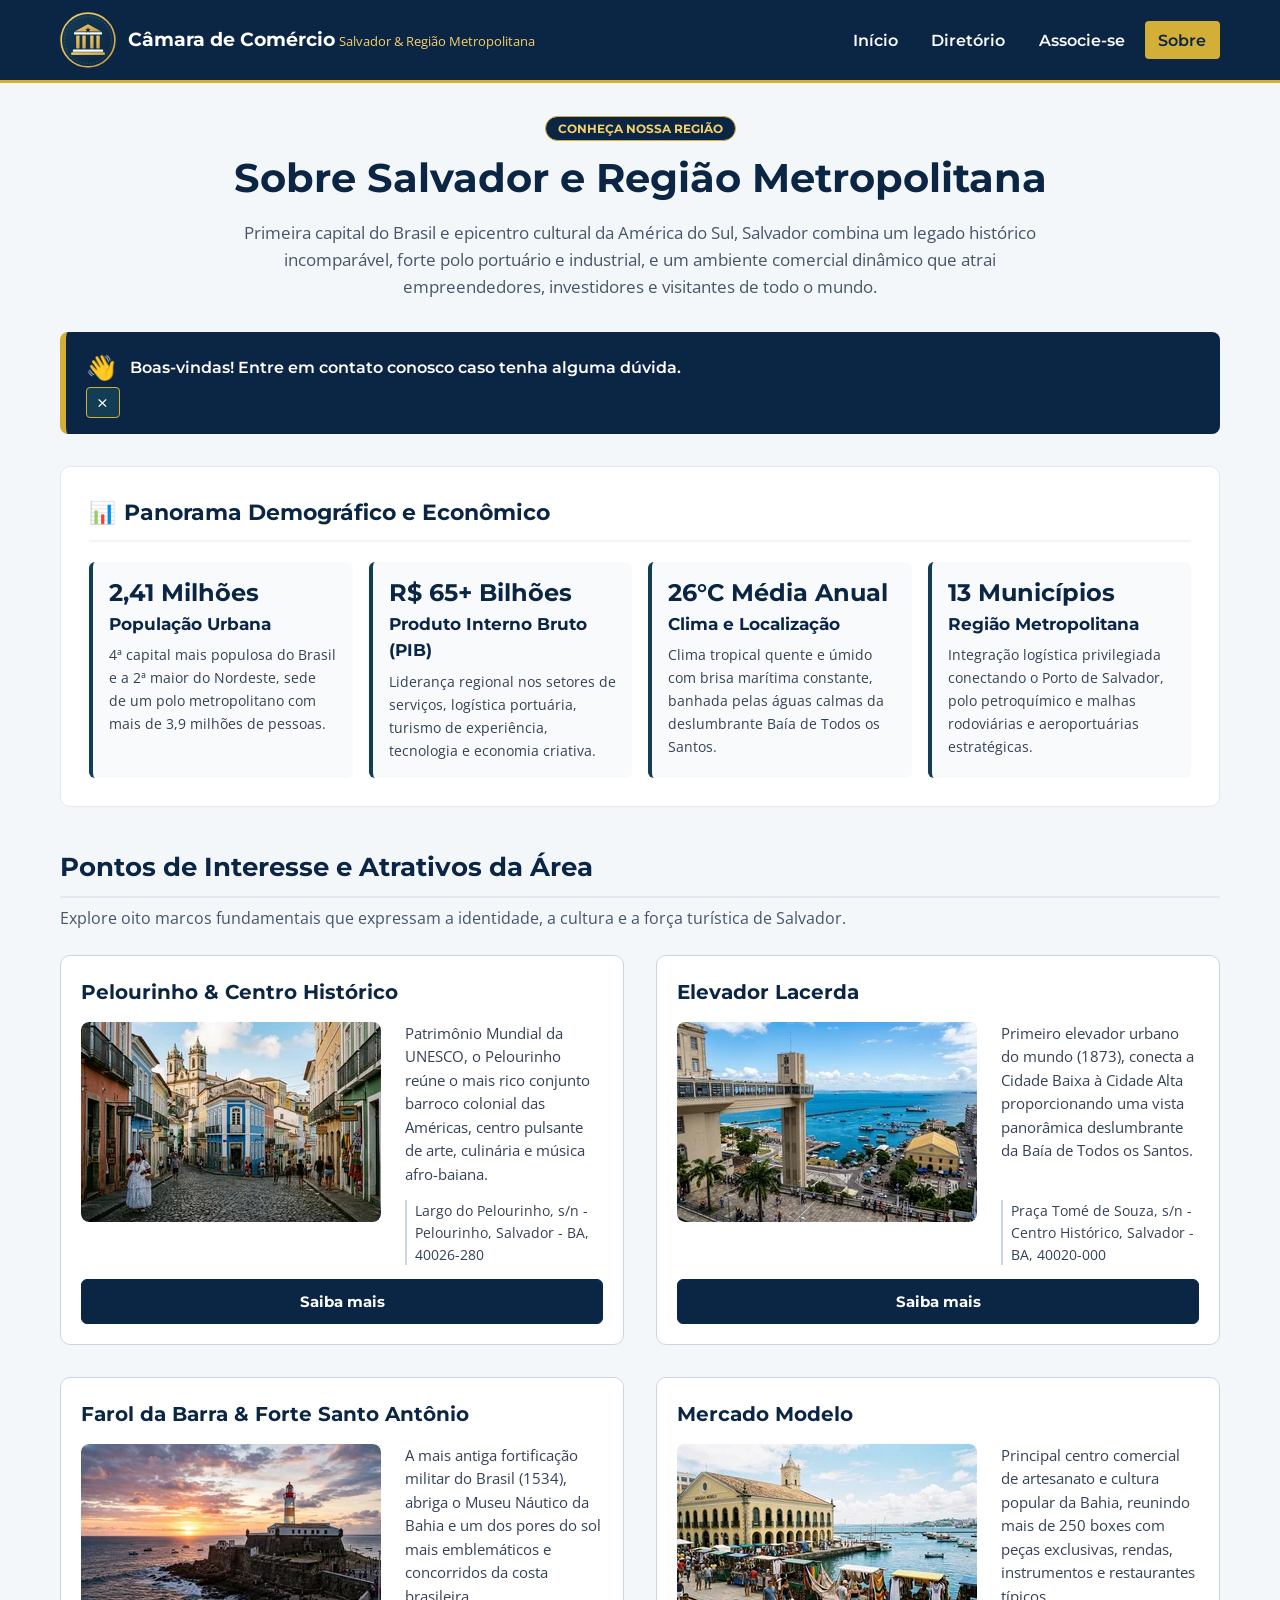
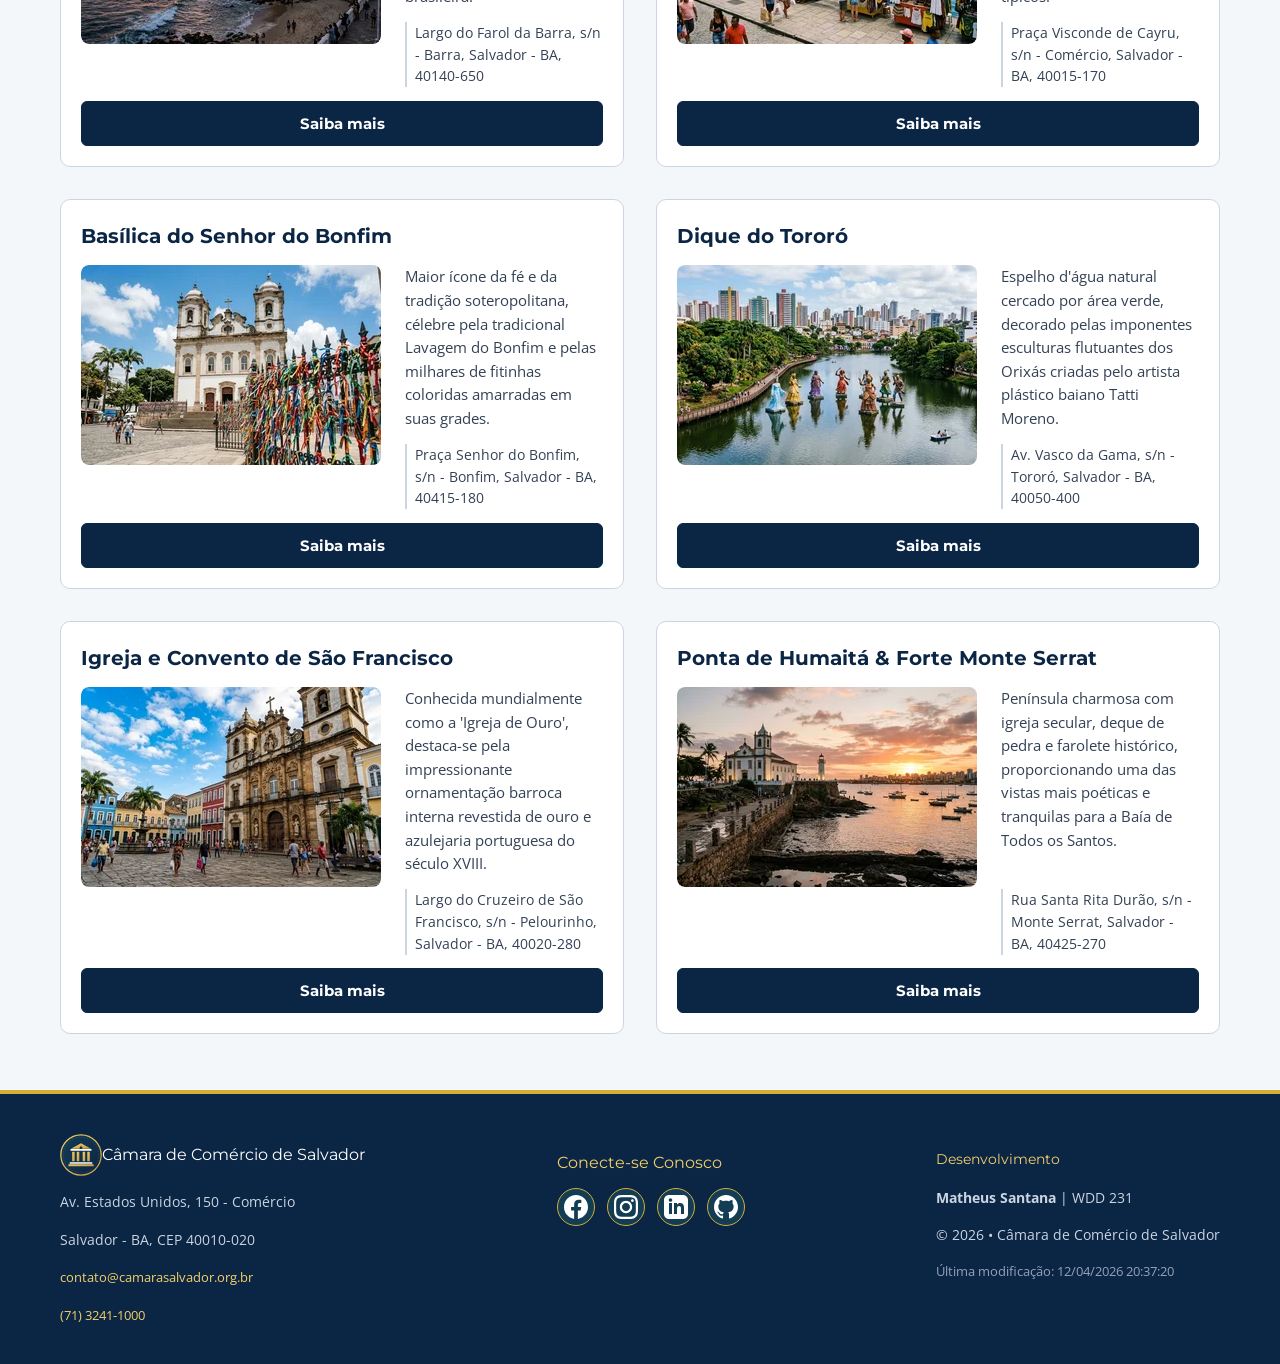
<file: camara/descubra.html>
<!DOCTYPE html>
<html lang="pt-BR">

<head>
  <meta charset="UTF-8">
  <meta name="viewport" content="width=device-width, initial-scale=1.0">
  <title>Sobre Salvador | Redirecionamento</title>
  <meta http-equiv="refresh" content="0; url=sobre.html">
  <link rel="canonical" href="sobre.html">
</head>

<body>
  <p>Redirecionando para a página oficial da região... <a href="sobre.html">Clique aqui se não for redirecionado automaticamente</a>.</p>
</body>

</html>
</file>
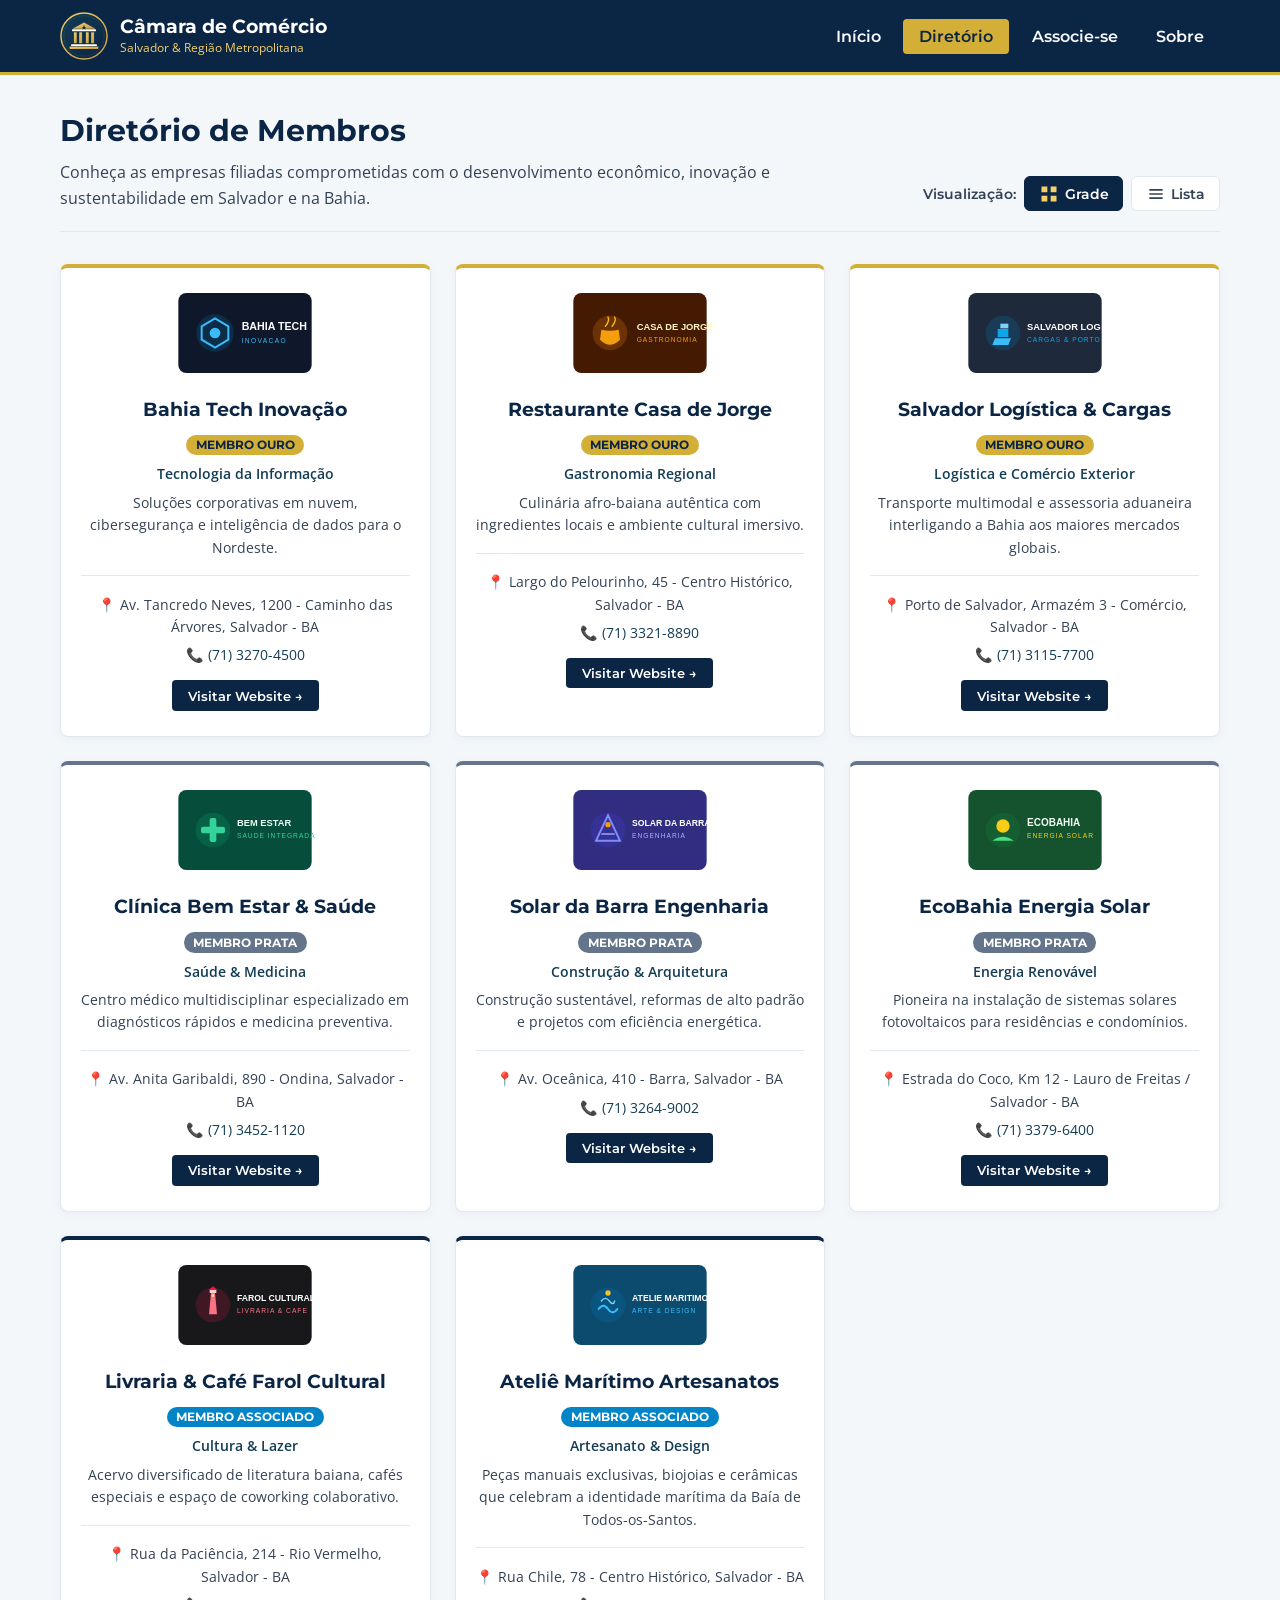
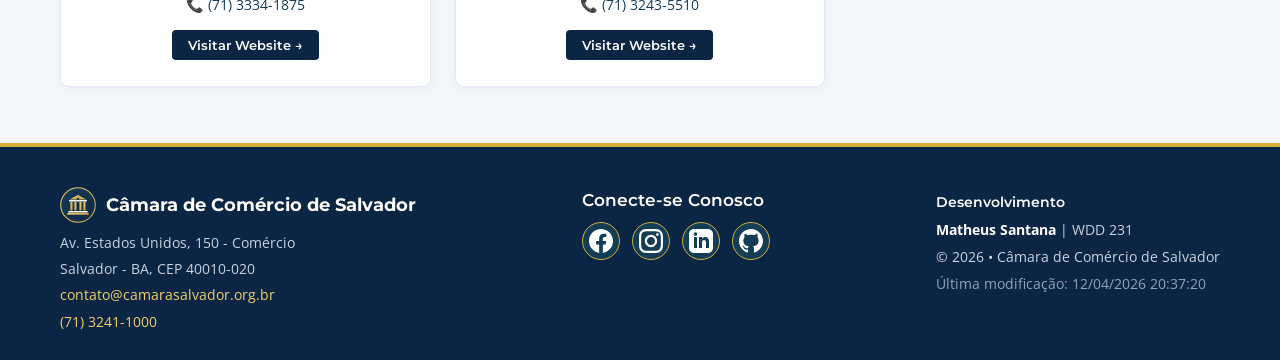
<file: camara/diretorio.html>
<!DOCTYPE html>
<html lang="pt-BR">

<head>
  <meta charset="UTF-8">
  <meta name="viewport" content="width=device-width, initial-scale=1.0">
  <title>Diretório de Membros | Câmara de Comércio de Salvador</title>
  <meta name="description"
    content="Diretório oficial de empresas e membros associados à Câmara de Comércio de Salvador e Região Metropolitana. Conecte-se com negócios locais de destaque.">
  <meta name="author" content="Matheus Santana">

  <!-- Favicon -->
  <link rel="icon" type="image/svg+xml" href="imagens/favicon.svg">

  <!-- Open Graph / Redes Sociais (Facebook & LinkedIn) -->
  <meta property="og:type" content="website">
  <meta property="og:title" content="Diretório de Membros | Câmara de Comércio de Salvador">
  <meta property="og:description"
    content="Encontre empresas parceiras, prestadores de serviços e indústrias associadas à Câmara de Comércio de Salvador. Apoie e impulsione a economia regional.">
  <meta property="og:url" content="https://matheustriskin.github.io/wdd231/camara/diretorio.html">
  <meta property="og:image" content="https://matheustriskin.github.io/wdd231/camara/imagens/og-camara.png">
  <meta property="og:image:alt" content="Banner de divulgação da Câmara de Comércio de Salvador">
  <meta property="og:locale" content="pt_BR">

  <!-- Tipografia Google Fonts -->
  <link rel="preconnect" href="https://fonts.googleapis.com">
  <link rel="preconnect" href="https://fonts.gstatic.com" crossorigin>
  <link
    href="https://fonts.googleapis.com/css2?family=Montserrat:wght@400;500;600;700&family=Open+Sans:wght@400;600&display=swap"
    rel="stylesheet">

  <!-- Folhas de Estilo (Normalize primeiro) -->
  <link rel="stylesheet" href="estilos/normalize.css">
  <link rel="stylesheet" href="estilos/diretorio.css">

  <!-- Script Principal -->
  <script src="scripts/diretorio.js" defer></script>
</head>

<body>
  <header class="cabecalho-principal">
    <div class="container container-cabecalho">
      <div class="marca-camara">
        <a href="index.html" class="link-logo" aria-label="Página Inicial da Câmara de Comércio">
          <img src="imagens/logo-camara.svg" alt="Logotipo da Câmara de Comércio de Salvador" class="logo-camara"
            width="56" height="56">
          <div class="texto-marca">
            <span class="nome-camara">Câmara de Comércio</span>
            <span class="subtitulo-camara">Salvador &amp; Região Metropolitana</span>
          </div>
        </a>
      </div>

      <button id="botao-menu-hamburguer" class="botao-hamburguer" aria-label="Abrir Menu de Navegação"
        aria-expanded="false" aria-controls="menu-navegacao">
        <span class="icone-barra"></span>
        <span class="icone-barra"></span>
        <span class="icone-barra"></span>
      </button>

      <nav id="menu-navegacao" class="navegacao-principal" aria-label="Navegação do Site da Câmara">
        <ul class="lista-navegacao">
          <li><a href="index.html" class="link-navegacao">Início</a></li>
          <li><a href="diretorio.html" class="link-navegacao ativo" aria-current="page">Diretório</a></li>
          <li><a href="associacao.html" class="link-navegacao">Associe-se</a></li>
          <li><a href="sobre.html" class="link-navegacao">Sobre</a></li>
        </ul>
      </nav>
    </div>
  </header>

  <main class="conteudo-diretorio">
    <div class="container">
      <section class="cabecalho-secao-diretorio">
        <div class="titulo-area">
          <h1>Diretório de Membros</h1>
          <p class="descricao-pagina">Conheça as empresas filiadas comprometidas com o desenvolvimento econômico,
            inovação e sustentabilidade em Salvador e na Bahia.</p>
        </div>

        <div class="controles-visualizacao" role="group" aria-label="Alternar modo de exibição dos membros">
          <span class="rotulo-visualizacao">Visualização:</span>
          <button id="botao-grade" class="botao-modo ativo" aria-pressed="true"
            title="Alternar para exibição em grade">
            <svg class="icone-modo" viewBox="0 0 24 24" width="20" height="20" aria-hidden="true" fill="currentColor">
              <path d="M3 3h7v7H3zm11 0h7v7h-7zM3 14h7v7H3zm11 0h7v7h-7z" />
            </svg>
            <span>Grade</span>
          </button>
          <button id="botao-lista" class="botao-modo" aria-pressed="false"
            title="Alternar para exibição em lista">
            <svg class="icone-modo" viewBox="0 0 24 24" width="20" height="20" aria-hidden="true" fill="currentColor">
              <path d="M4 6h16v2H4zm0 5h16v2H4zm0 5h16v2H4z" />
            </svg>
            <span>Lista</span>
          </button>
        </div>
      </section>

      <section class="secao-membros" aria-label="Relação de empresas associadas">
        <h2 class="sr-only">Empresas Associadas</h2>
        <div id="membros-container" class="membros-container grade" aria-live="polite">
          <!-- Conteúdo gerado dinamicamente via JavaScript -->
        </div>
      </section>
    </div>
  </main>

  <footer class="rodape-principal">
    <div class="container container-rodape">
      <div class="coluna-rodape contato-camara">
        <div class="identidade-rodape">
          <img src="imagens/logo-camara.svg" alt="Logotipo da Câmara" width="42" height="42">
          <p class="titulo-rodape">Câmara de Comércio de Salvador</p>
        </div>
        <address class="endereco-camara">
          <p>Av. Estados Unidos, 150 - Comércio</p>
          <p>Salvador - BA, CEP 40010-020</p>
          <p><a href="mailto:contato@camarasalvador.org.br">contato@camarasalvador.org.br</a></p>
          <p><a href="tel:+557132411000">(71) 3241-1000</a></p>
        </address>
      </div>

      <div class="coluna-rodape redes-rodape">
        <p class="subtitulo-rodape">Conecte-se Conosco</p>
        <div class="links-redes">
          <a href="https://facebook.com" target="_blank" rel="noopener noreferrer"
            aria-label="Página no Facebook da Câmara de Comércio">
            <svg viewBox="0 0 24 24" width="24" height="24" fill="currentColor" aria-hidden="true">
              <path
                d="M24 12.073c0-6.627-5.373-12-12-12s-12 5.373-12 12c0 5.99 4.388 10.954 10.125 11.854v-8.385H7.078v-3.47h3.047V9.43c0-3.007 1.792-4.669 4.533-4.669 1.312 0 2.686.235 2.686.235v2.953H15.83c-1.491 0-1.956.925-1.956 1.874v2.25h3.328l-.532 3.47h-2.796v8.385C19.612 23.027 24 18.062 24 12.073z" />
            </svg>
          </a>
          <a href="https://instagram.com" target="_blank" rel="noopener noreferrer"
            aria-label="Perfil no Instagram da Câmara de Comércio">
            <svg viewBox="0 0 24 24" width="24" height="24" fill="currentColor" aria-hidden="true">
              <path
                d="M12 2.163c3.204 0 3.584.012 4.85.07 3.252.148 4.771 1.691 4.919 4.919.058 1.265.069 1.645.069 4.849 0 3.205-.012 3.584-.069 4.849-.149 3.225-1.664 4.771-4.919 4.919-1.266.058-1.644.07-4.85.07-3.204 0-3.584-.012-4.849-.07-3.26-.149-4.771-1.699-4.919-4.92-.058-1.265-.07-1.644-.07-4.849 0-3.204.013-3.583.07-4.849.149-3.227 1.664-4.771 4.919-4.919 1.266-.057 1.645-.069 4.849-.069zm0-2.163c-3.259 0-3.667.014-4.947.072-4.358.2-6.78 2.618-6.98 6.98-.059 1.281-.073 1.689-.073 4.948 0 3.259.014 3.668.072 4.948.2 4.358 2.618 6.78 6.98 6.98 1.281.058 1.689.072 4.948.072 3.259 0 3.668-.014 4.948-.072 4.354-.2 6.782-2.618 6.979-6.98.059-1.28.073-1.689.073-4.948 0-3.259-.014-3.667-.072-4.947-.196-4.354-2.617-6.78-6.979-6.98-1.281-.059-1.69-.073-4.949-.073zm0 5.838c-3.403 0-6.162 2.759-6.162 6.162s2.759 6.163 6.162 6.163 6.162-2.759 6.162-6.163c0-3.403-2.759-6.162-6.162-6.162zm0 10.162c-2.209 0-4-1.79-4-4 0-2.209 1.791-4 4-4s4 1.791 4 4c0 2.21-1.791 4-4 4zm6.406-11.845c-.796 0-1.441.645-1.441 1.44s.645 1.44 1.441 1.44c.795 0 1.439-.645 1.439-1.44s-.644-1.44-1.439-1.44z" />
            </svg>
          </a>
          <a href="https://linkedin.com" target="_blank" rel="noopener noreferrer"
            aria-label="Página no LinkedIn da Câmara de Comércio">
            <svg viewBox="0 0 24 24" width="24" height="24" fill="currentColor" aria-hidden="true">
              <path
                d="M19 0h-14c-2.761 0-5 2.239-5 5v14c0 2.761 2.239 5 5 5h14c2.762 0 5-2.239 5-5v-14c0-2.761-2.238-5-5-5zm-11 19h-3v-11h3v11zm-1.5-12.268c-.966 0-1.75-.79-1.75-1.764s.784-1.764 1.75-1.764 1.75.79 1.75 1.764-.783 1.764-1.75 1.764zm13.5 12.268h-3v-5.604c0-3.368-4-3.113-4 0v5.604h-3v-11h3v1.765c1.396-2.586 7-2.777 7 2.476v6.759z" />
            </svg>
          </a>
          <a href="https://github.com/matheustriskin/wdd231" target="_blank" rel="noopener noreferrer"
            aria-label="Repositório do projeto no GitHub">
            <svg viewBox="0 0 24 24" width="24" height="24" fill="currentColor" aria-hidden="true">
              <path
                d="M12 0c-6.626 0-12 5.373-12 12 0 5.302 3.438 9.8 8.207 11.387.599.111.793-.261.793-.577v-2.234c-3.338.726-4.033-1.416-4.033-1.416-.546-1.387-1.333-1.756-1.333-1.756-1.089-.745.083-.729.083-.729 1.205.084 1.839 1.237 1.839 1.237 1.07 1.834 2.807 1.304 3.492.997.107-.775.418-1.305.762-1.604-2.665-.305-5.467-1.334-5.467-5.931 0-1.311.469-2.381 1.236-3.221-.124-.303-.535-1.524.117-3.176 0 0 1.008-.322 3.301 1.23.957-.266 1.983-.399 3.003-.404 1.02.005 2.047.138 3.006.404 2.291-1.552 3.297-1.23 3.297-1.23.653 1.653.242 2.874.118 3.176.77.84 1.235 1.911 1.235 3.221 0 4.609-2.807 5.624-5.479 5.921.43.372.823 1.102.823 2.222v3.293c0 .319.192.694.801.576 4.765-1.589 8.199-6.086 8.199-11.386 0-6.627-5.373-12-12-12z" />
            </svg>
          </a>
        </div>
      </div>

      <div class="coluna-rodape creditos-rodape">
        <p class="subtitulo-rodape">Desenvolvimento</p>
        <p><strong>Matheus Santana</strong> | WDD 231</p>
        <p class="copyright-texto">&copy; <span id="anoAtual"></span> • Câmara de Comércio de Salvador</p>
        <p id="ultimaModificacao" class="modificacao-texto"></p>
      </div>
    </div>
  </footer>
</body>

</html>
</file>
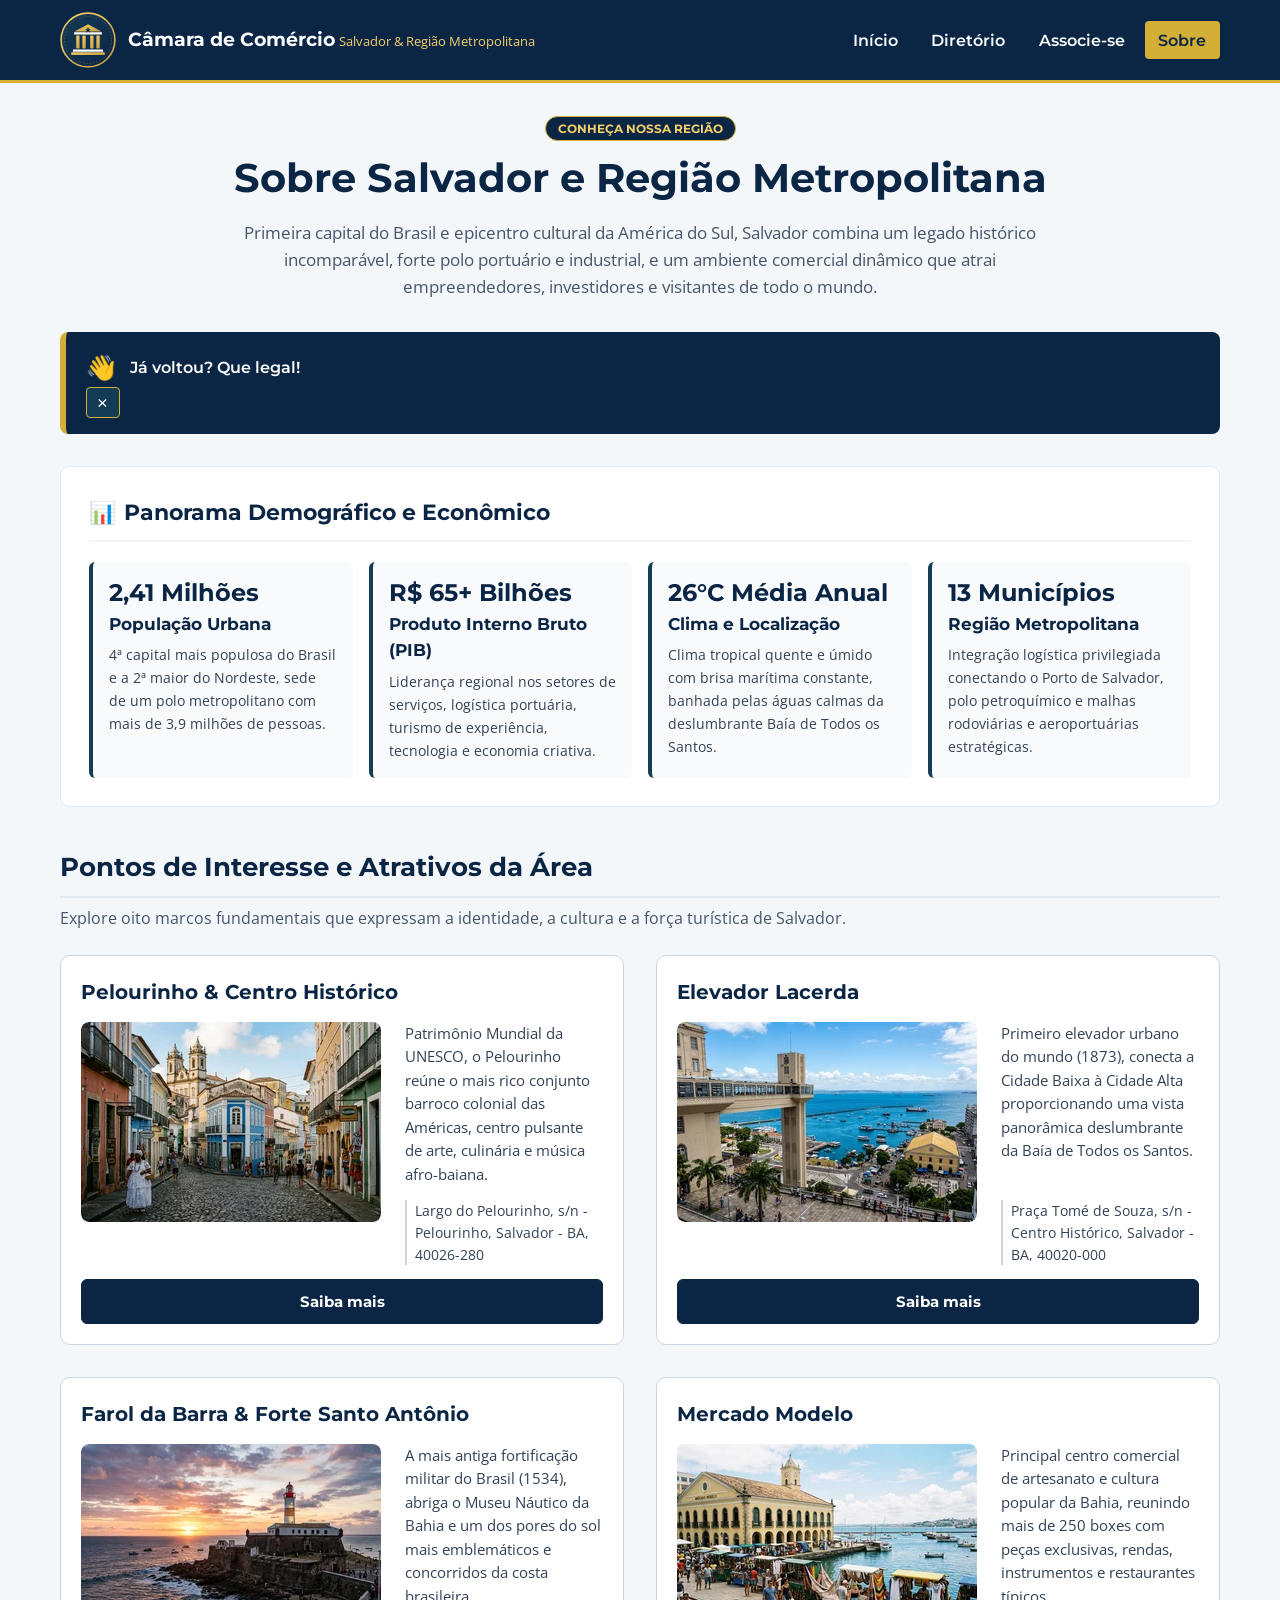
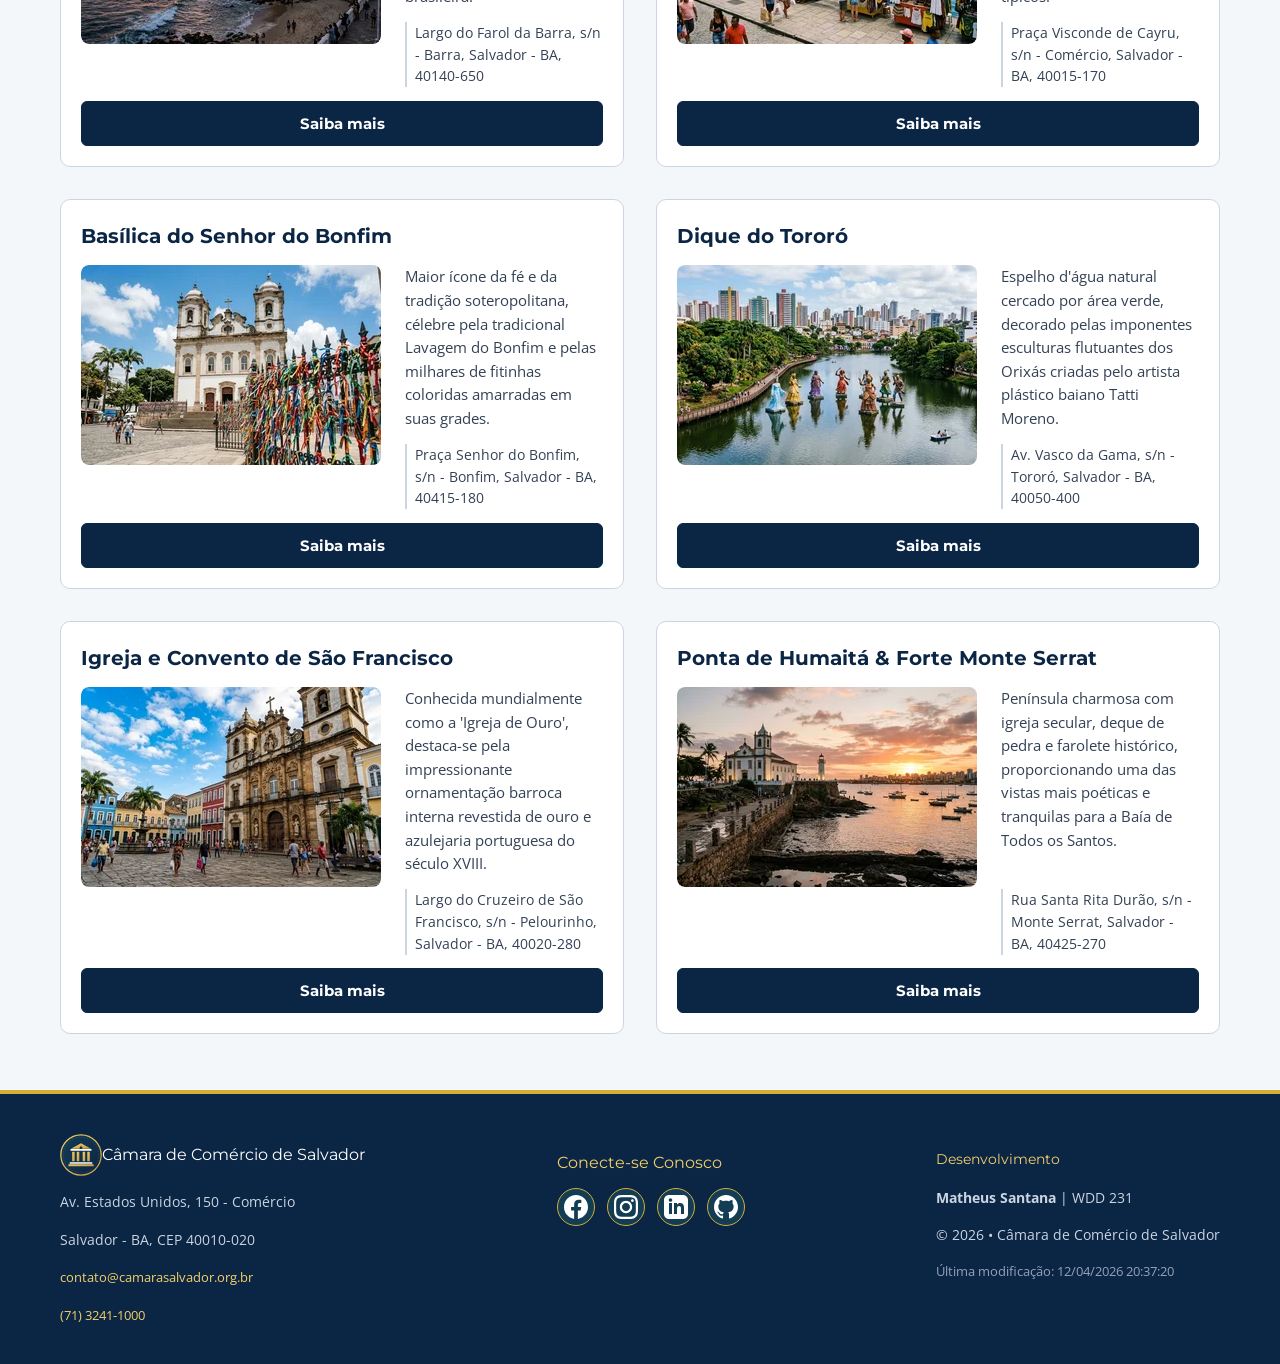
<file: camara/sobre.html>
<!DOCTYPE html>
<html lang="pt-BR">

<head>
  <meta charset="UTF-8">
  <meta name="viewport" content="width=device-width, initial-scale=1.0">
  <title>Sobre Salvador | Câmara de Comércio de Salvador</title>
  <meta name="description"
    content="Conheça Salvador e a Região Metropolitana: patrimônio histórico, atrativos culturais, comércio vibrante e oportunidades econômicas na Bahia.">
  <meta name="author" content="Matheus Santana">

  <!-- Favicon -->
  <link rel="icon" type="image/svg+xml" href="imagens/favicon.svg">

  <!-- Open Graph / Redes Sociais -->
  <meta property="og:type" content="website">
  <meta property="og:title" content="Sobre Salvador | Câmara de Comércio de Salvador">
  <meta property="og:description"
    content="Conheça Salvador e a Região Metropolitana: patrimônio histórico, atrativos culturais, comércio vibrante e oportunidades econômicas na Bahia.">
  <meta property="og:url" content="https://matheustriskin.github.io/wdd231/camara/sobre.html">
  <meta property="og:image" content="https://matheustriskin.github.io/wdd231/camara/imagens/og-camara.png">
  <meta property="og:image:alt" content="Banner oficial da Câmara de Comércio de Salvador">
  <meta property="og:locale" content="pt_BR">

  <!-- Tipografia Google Fonts -->
  <link rel="preconnect" href="https://fonts.googleapis.com">
  <link rel="preconnect" href="https://fonts.gstatic.com" crossorigin>
  <link
    href="https://fonts.googleapis.com/css2?family=Montserrat:wght@400;500;600;700&family=Open+Sans:wght@400;600&display=swap"
    rel="stylesheet">

  <!-- Folhas de Estilos -->
  <link rel="stylesheet" href="estilos/normalize.css">
  <link rel="stylesheet" href="estilos/sobre.css">

  <!-- Script Principal em Módulo -->
  <script type="module" src="scripts/sobre.js"></script>
</head>

<body>
  <!-- CABEÇALHO PADRÃO DO PROJETO -->
  <header class="cabecalho-principal">
    <div class="container container-cabecalho">
      <div class="marca-camara">
        <a href="index.html" class="link-logo" aria-label="Página Inicial da Câmara de Comércio">
          <img src="imagens/logo-camara.svg" alt="Logotipo da Câmara de Comércio de Salvador" class="logo-camara"
            width="56" height="56">
          <div class="texto-marca">
            <span class="nome-camara">Câmara de Comércio</span>
            <span class="subtitulo-camara">Salvador &amp; Região Metropolitana</span>
          </div>
        </a>
      </div>

      <button id="botao-menu-hamburguer" class="botao-hamburguer" aria-label="Abrir Menu de Navegação"
        aria-expanded="false" aria-controls="menu-navegacao">
        <span class="icone-barra"></span>
        <span class="icone-barra"></span>
        <span class="icone-barra"></span>
      </button>

      <nav id="menu-navegacao" class="navegacao-principal" aria-label="Navegação do Site da Câmara">
        <ul class="lista-navegacao">
          <li><a href="index.html" class="link-navegacao">Início</a></li>
          <li><a href="diretorio.html" class="link-navegacao">Diretório</a></li>
          <li><a href="associacao.html" class="link-navegacao">Associe-se</a></li>
          <li><a href="sobre.html" class="link-navegacao ativo" aria-current="page">Sobre</a></li>
        </ul>
      </nav>
    </div>
  </header>

  <!-- ÁREA PRINCIPAL DA PÁGINA -->
  <main class="conteudo-sobre">
    <div class="container">

      <!-- CABEÇALHO DA PÁGINA COM H1 ÚNICO -->
      <section class="cabecalho-pagina-sobre" aria-label="Introdução à Região de Salvador">
        <span class="badge-secao">Conheça Nossa Região</span>
        <h1>Sobre Salvador e Região Metropolitana</h1>
        <p class="descricao-pagina-sobre">
          Primeira capital do Brasil e epicentro cultural da América do Sul, Salvador combina um legado histórico
          incomparável, forte polo portuário e industrial, e um ambiente comercial dinâmico que atrai empreendedores,
          investidores e visitantes de todo o mundo.
        </p>
      </section>

      <!-- ÁREA DE MENSAGEM DE VISITA COM LOCALSTORAGE -->
      <aside id="mensagem-visita" class="mensagem-visita" hidden aria-live="polite">
        <div class="conteudo-aviso-visita">
          <span class="icone-aviso-visita" aria-hidden="true">👋</span>
          <p id="texto-visita" class="texto-visita"></p>
        </div>
        <button id="fechar-mensagem-visita" class="btn-fechar-aviso" type="button"
          aria-label="Fechar mensagem de visita">&times;</button>
      </aside>

      <!-- SEÇÃO DE DADOS DEMOGRÁFICOS E CARACTERÍSTICAS DA ÁREA -->
      <section class="secao-demografia" aria-labelledby="titulo-demografia-area">
        <h2 id="titulo-demografia-area" class="titulo-demografia">
          <span aria-hidden="true">📊</span>
          <span>Panorama Demográfico e Econômico</span>
        </h2>
        <div class="grade-demografia">
          <div class="card-demografico">
            <span class="dado-destaque">2,41 Milhões</span>
            <h3>População Urbana</h3>
            <p>4ª capital mais populosa do Brasil e a 2ª maior do Nordeste, sede de um polo metropolitano com mais de 3,9 milhões de pessoas.</p>
          </div>
          <div class="card-demografico">
            <span class="dado-destaque">R$ 65+ Bilhões</span>
            <h3>Produto Interno Bruto (PIB)</h3>
            <p>Liderança regional nos setores de serviços, logística portuária, turismo de experiência, tecnologia e economia criativa.</p>
          </div>
          <div class="card-demografico">
            <span class="dado-destaque">26°C Média Anual</span>
            <h3>Clima e Localização</h3>
            <p>Clima tropical quente e úmido com brisa marítima constante, banhada pelas águas calmas da deslumbrante Baía de Todos os Santos.</p>
          </div>
          <div class="card-demografico">
            <span class="dado-destaque">13 Municípios</span>
            <h3>Região Metropolitana</h3>
            <p>Integração logística privilegiada conectando o Porto de Salvador, polo petroquímico e malhas rodoviárias e aeroportuárias estratégicas.</p>
          </div>
        </div>
      </section>

      <!-- SEÇÃO DA GALERIA COM OS 8 ITENS DE INTERESSE -->
      <section class="secao-galeria-area" aria-labelledby="titulo-galeria-interesses">
        <div class="cabecalho-secao-galeria">
          <h2 id="titulo-galeria-interesses">Pontos de Interesse e Atrativos da Área</h2>
          <p>Explore oito marcos fundamentais que expressam a identidade, a cultura e a força turística de Salvador.</p>
        </div>

        <div class="galeria-interesses" id="galeria-interesses">
          <!-- Cartão 1: Pelourinho -->
          <article class="cartao-interesse" data-id="pelourinho">
            <h2>Pelourinho &amp; Centro Histórico</h2>
            <figure>
              <img src="imagens/pelourinho.webp" alt="Casario colonial colorido e ladeiras de pedra do Pelourinho em Salvador"
                width="300" height="200" loading="lazy">
            </figure>
            <p>Patrimônio Mundial da UNESCO, o Pelourinho reúne o mais rico conjunto barroco colonial das Américas, centro pulsante de arte, culinária e música afro-baiana.</p>
            <address>Largo do Pelourinho, s/n - Pelourinho, Salvador - BA, 40026-280</address>
            <button type="button" class="btn-saiba-mais" data-id="pelourinho">Saiba mais</button>
          </article>

          <!-- Cartão 2: Elevador Lacerda -->
          <article class="cartao-interesse" data-id="elevador-lacerda">
            <h2>Elevador Lacerda</h2>
            <figure>
              <img src="imagens/elevador-lacerda.webp" alt="Elevador Lacerda e a vista panorâmica da Baía de Todos os Santos"
                width="300" height="200" loading="lazy">
            </figure>
            <p>Primeiro elevador urbano do mundo (1873), conecta a Cidade Baixa à Cidade Alta proporcionando uma vista panorâmica deslumbrante da Baía de Todos os Santos.</p>
            <address>Praça Tomé de Souza, s/n - Centro Histórico, Salvador - BA, 40020-000</address>
            <button type="button" class="btn-saiba-mais" data-id="elevador-lacerda">Saiba mais</button>
          </article>

          <!-- Cartão 3: Farol da Barra -->
          <article class="cartao-interesse" data-id="farol-da-barra">
            <h2>Farol da Barra &amp; Forte Santo Antônio</h2>
            <figure>
              <img src="imagens/farol-da-barra.webp" alt="Farol da Barra ao entardecer à beira-mar com o Oceano Atlântico"
                width="300" height="200" loading="lazy">
            </figure>
            <p>A mais antiga fortificação militar do Brasil (1534), abriga o Museu Náutico da Bahia e um dos pores do sol mais emblemáticos e concorridos da costa brasileira.</p>
            <address>Largo do Farol da Barra, s/n - Barra, Salvador - BA, 40140-650</address>
            <button type="button" class="btn-saiba-mais" data-id="farol-da-barra">Saiba mais</button>
          </article>

          <!-- Cartão 4: Mercado Modelo -->
          <article class="cartao-interesse" data-id="mercado-modelo">
            <h2>Mercado Modelo</h2>
            <figure>
              <img src="imagens/mercado-modelo.webp" alt="Fachada neoclássica do Mercado Modelo e feira de artesanato no Comércio"
                width="300" height="200" loading="lazy">
            </figure>
            <p>Principal centro comercial de artesanato e cultura popular da Bahia, reunindo mais de 250 boxes com peças exclusivas, rendas, instrumentos e restaurantes típicos.</p>
            <address>Praça Visconde de Cayru, s/n - Comércio, Salvador - BA, 40015-170</address>
            <button type="button" class="btn-saiba-mais" data-id="mercado-modelo">Saiba mais</button>
          </article>

          <!-- Cartão 5: Igreja do Bonfim -->
          <article class="cartao-interesse" data-id="igreja-do-bonfim">
            <h2>Basílica do Senhor do Bonfim</h2>
            <figure>
              <img src="imagens/igreja-do-bonfim.webp" alt="Basílica Santuário do Senhor do Bonfim com gradil repleto de fitinhas"
                width="300" height="200" loading="lazy">
            </figure>
            <p>Maior ícone da fé e da tradição soteropolitana, célebre pela tradicional Lavagem do Bonfim e pelas milhares de fitinhas coloridas amarradas em suas grades.</p>
            <address>Praça Senhor do Bonfim, s/n - Bonfim, Salvador - BA, 40415-180</address>
            <button type="button" class="btn-saiba-mais" data-id="igreja-do-bonfim">Saiba mais</button>
          </article>

          <!-- Cartão 6: Dique do Tororó -->
          <article class="cartao-interesse" data-id="dique-do-tororo">
            <h2>Dique do Tororó</h2>
            <figure>
              <img src="imagens/dique-do-tororo.webp" alt="Lago do Dique do Tororó com as esculturas gigantescas dos Orixás"
                width="300" height="200" loading="lazy">
            </figure>
            <p>Espelho d'água natural cercado por área verde, decorado pelas imponentes esculturas flutuantes dos Orixás criadas pelo artista plástico baiano Tatti Moreno.</p>
            <address>Av. Vasco da Gama, s/n - Tororó, Salvador - BA, 40050-400</address>
            <button type="button" class="btn-saiba-mais" data-id="dique-do-tororo">Saiba mais</button>
          </article>

          <!-- Cartão 7: Igreja de São Francisco -->
          <article class="cartao-interesse" data-id="igreja-sao-francisco">
            <h2>Igreja e Convento de São Francisco</h2>
            <figure>
              <img src="imagens/igreja-sao-francisco.webp" alt="Fachada imponente da Igreja de São Francisco no Cruzeiro de São Francisco"
                width="300" height="200" loading="lazy">
            </figure>
            <p>Conhecida mundialmente como a 'Igreja de Ouro', destaca-se pela impressionante ornamentação barroca interna revestida de ouro e azulejaria portuguesa do século XVIII.</p>
            <address>Largo do Cruzeiro de São Francisco, s/n - Pelourinho, Salvador - BA, 40020-280</address>
            <button type="button" class="btn-saiba-mais" data-id="igreja-sao-francisco">Saiba mais</button>
          </article>

          <!-- Cartão 8: Ponta de Humaitá -->
          <article class="cartao-interesse" data-id="ponta-de-humaita">
            <h2>Ponta de Humaitá &amp; Forte Monte Serrat</h2>
            <figure>
              <img src="imagens/ponta-de-humaita.webp" alt="Ponta de Humaitá com capela histórica e farolete durante o pôr do sol"
                width="300" height="200" loading="lazy">
            </figure>
            <p>Península charmosa com igreja secular, deque de pedra e farolete histórico, proporcionando uma das vistas mais poéticas e tranquilas para a Baía de Todos os Santos.</p>
            <address>Rua Santa Rita Durão, s/n - Monte Serrat, Salvador - BA, 40425-270</address>
            <button type="button" class="btn-saiba-mais" data-id="ponta-de-humaita">Saiba mais</button>
          </article>
        </div>
      </section>

    </div>
  </main>

  <!-- MODAL DE DETALHES ACESSÍVEL (<dialog>) -->
  <dialog id="dialog-detalhes" class="dialog-detalhes" aria-labelledby="modal-titulo">
    <div class="corpo-modal-detalhes">
      <div class="cabecalho-modal">
        <h3 id="modal-titulo">Detalhes da Atração</h3>
        <button id="fechar-modal-detalhes" class="btn-fechar-modal" type="button"
          aria-label="Fechar janela de detalhes">&times;</button>
      </div>

      <div class="imagem-modal-wrapper">
        <img id="modal-imagem" src="imagens/pelourinho.webp" alt="Imagem ampliada da atração" width="300" height="200">
      </div>

      <span id="modal-categoria" class="badge-modal-categoria">Patrimônio Cultural</span>
      <p id="modal-descricao" class="descricao-modal"></p>

      <div class="detalhes-extras-modal">
        <p><strong>Destaque histórico:</strong> <span id="modal-detalhes"></span></p>
        <p><strong>Funcionamento:</strong> <span id="modal-horario"></span></p>
      </div>

      <address id="modal-endereco" class="endereco-modal"></address>

      <button type="button" id="btn-acao-modal-fechar" class="btn-acao-modal-fechar">Fechar Detalhes</button>
    </div>
  </dialog>

  <!-- RODAPÉ PADRÃO DO PROJETO -->
  <footer class="rodape-principal">
    <div class="container container-rodape">
      <div class="coluna-rodape contato-camara">
        <div class="identidade-rodape">
          <img src="imagens/logo-camara.svg" alt="Logotipo da Câmara" width="42" height="42">
          <p class="titulo-rodape">Câmara de Comércio de Salvador</p>
        </div>
        <address class="endereco-camara">
          <p>Av. Estados Unidos, 150 - Comércio</p>
          <p>Salvador - BA, CEP 40010-020</p>
          <p><a href="mailto:contato@camarasalvador.org.br">contato@camarasalvador.org.br</a></p>
          <p><a href="tel:+557132411000">(71) 3241-1000</a></p>
        </address>
      </div>

      <div class="coluna-rodape redes-rodape">
        <p class="subtitulo-rodape">Conecte-se Conosco</p>
        <div class="links-redes">
          <a href="https://facebook.com" target="_blank" rel="noopener noreferrer"
            aria-label="Página no Facebook da Câmara de Comércio">
            <svg viewBox="0 0 24 24" width="24" height="24" fill="currentColor" aria-hidden="true">
              <path
                d="M24 12.073c0-6.627-5.373-12-12-12s-12 5.373-12 12c0 5.99 4.388 10.954 10.125 11.854v-8.385H7.078v-3.47h3.047V9.43c0-3.007 1.792-4.669 4.533-4.669 1.312 0 2.686.235 2.686.235v2.953H15.83c-1.491 0-1.956.925-1.956 1.874v2.25h3.328l-.532 3.47h-2.796v8.385C19.612 23.027 24 18.062 24 12.073z" />
            </svg>
          </a>
          <a href="https://instagram.com" target="_blank" rel="noopener noreferrer"
            aria-label="Perfil no Instagram da Câmara de Comércio">
            <svg viewBox="0 0 24 24" width="24" height="24" fill="currentColor" aria-hidden="true">
              <path
                d="M12 2.163c3.204 0 3.584.012 4.85.07 3.252.148 4.771 1.691 4.919 4.919.058 1.265.069 1.645.069 4.849 0 3.205-.012 3.584-.069 4.849-.149 3.225-1.664 4.771-4.919 4.919-1.266.058-1.644.07-4.85.07-3.204 0-3.584-.012-4.849-.07-3.26-.149-4.771-1.699-4.919-4.92-.058-1.265-.07-1.644-.07-4.849 0-3.204.013-3.583.07-4.849.149-3.227 1.664-4.771 4.919-4.919 1.266-.057 1.645-.069 4.849-.069zm0-2.163c-3.259 0-3.667.014-4.947.072-4.358.2-6.78 2.618-6.98 6.98-.059 1.281-.073 1.689-.073 4.948 0 3.259.014 3.668.072 4.948.2 4.358 2.618 6.78 6.98 6.98 1.281.058 1.689.072 4.948.072 3.259 0 3.668-.014 4.948-.072 4.354-.2 6.782-2.618 6.979-6.98.059-1.28.073-1.689.073-4.948 0-3.259-.014-3.667-.072-4.947-.196-4.354-2.617-6.78-6.979-6.98-1.281-.059-1.69-.073-4.949-.073zm0 5.838c-3.403 0-6.162 2.759-6.162 6.162s2.759 6.163 6.162 6.163 6.162-2.759 6.162-6.163c0-3.403-2.759-6.162-6.162-6.162zm0 10.162c-2.209 0-4-1.79-4-4 0-2.209 1.791-4 4-4s4 1.791 4 4c0 2.21-1.791 4-4 4zm6.406-11.845c-.796 0-1.441.645-1.441 1.44s.645 1.44 1.441 1.44c.795 0 1.439-.645 1.439-1.44s-.644-1.44-1.439-1.44z" />
            </svg>
          </a>
          <a href="https://linkedin.com" target="_blank" rel="noopener noreferrer"
            aria-label="Página no LinkedIn da Câmara de Comércio">
            <svg viewBox="0 0 24 24" width="24" height="24" fill="currentColor" aria-hidden="true">
              <path
                d="M19 0h-14c-2.761 0-5 2.239-5 5v14c0 2.761 2.239 5 5 5h14c2.762 0 5-2.239 5-5v-14c0-2.761-2.238-5-5-5zm-11 19h-3v-11h3v11zm-1.5-12.268c-.966 0-1.75-.79-1.75-1.764s.784-1.764 1.75-1.764 1.75.79 1.75 1.764-.783 1.764-1.75 1.764zm13.5 12.268h-3v-5.604c0-3.368-4-3.113-4 0v5.604h-3v-11h3v1.765c1.396-2.586 7-2.777 7 2.476v6.759z" />
            </svg>
          </a>
          <a href="https://github.com/matheustriskin/wdd231" target="_blank" rel="noopener noreferrer"
            aria-label="Repositório do projeto no GitHub">
            <svg viewBox="0 0 24 24" width="24" height="24" fill="currentColor" aria-hidden="true">
              <path
                d="M12 0c-6.626 0-12 5.373-12 12 0 5.302 3.438 9.8 8.207 11.387.599.111.793-.261.793-.577v-2.234c-3.338.726-4.033-1.416-4.033-1.416-.546-1.387-1.333-1.756-1.333-1.756-1.089-.745.083-.729.083-.729 1.205.084 1.839 1.237 1.839 1.237 1.07 1.834 2.807 1.304 3.492.997.107-.775.418-1.305.762-1.604-2.665-.305-5.467-1.334-5.467-5.931 0-1.311.469-2.381 1.236-3.221-.124-.303-.535-1.524.117-3.176 0 0 1.008-.322 3.301 1.23.957-.266 1.983-.399 3.003-.404 1.02.005 2.047.138 3.006.404 2.291-1.552 3.297-1.23 3.297-1.23.653 1.653.242 2.874.118 3.176.77.84 1.235 1.911 1.235 3.221 0 4.609-2.807 5.624-5.479 5.921.43.372.823 1.102.823 2.222v3.293c0 .319.192.694.801.576 4.765-1.589 8.199-6.086 8.199-11.386 0-6.627-5.373-12-12-12z" />
            </svg>
          </a>
        </div>
      </div>

      <div class="coluna-rodape creditos-rodape">
        <p class="subtitulo-rodape">Desenvolvimento</p>
        <p><strong>Matheus Santana</strong> | WDD 231</p>
        <p class="copyright-texto">&copy; <span id="anoAtual"></span> • Câmara de Comércio de Salvador</p>
        <p id="ultimaModificacao" class="modificacao-texto"></p>
      </div>
    </div>
  </footer>
</body>

</html>
</file>
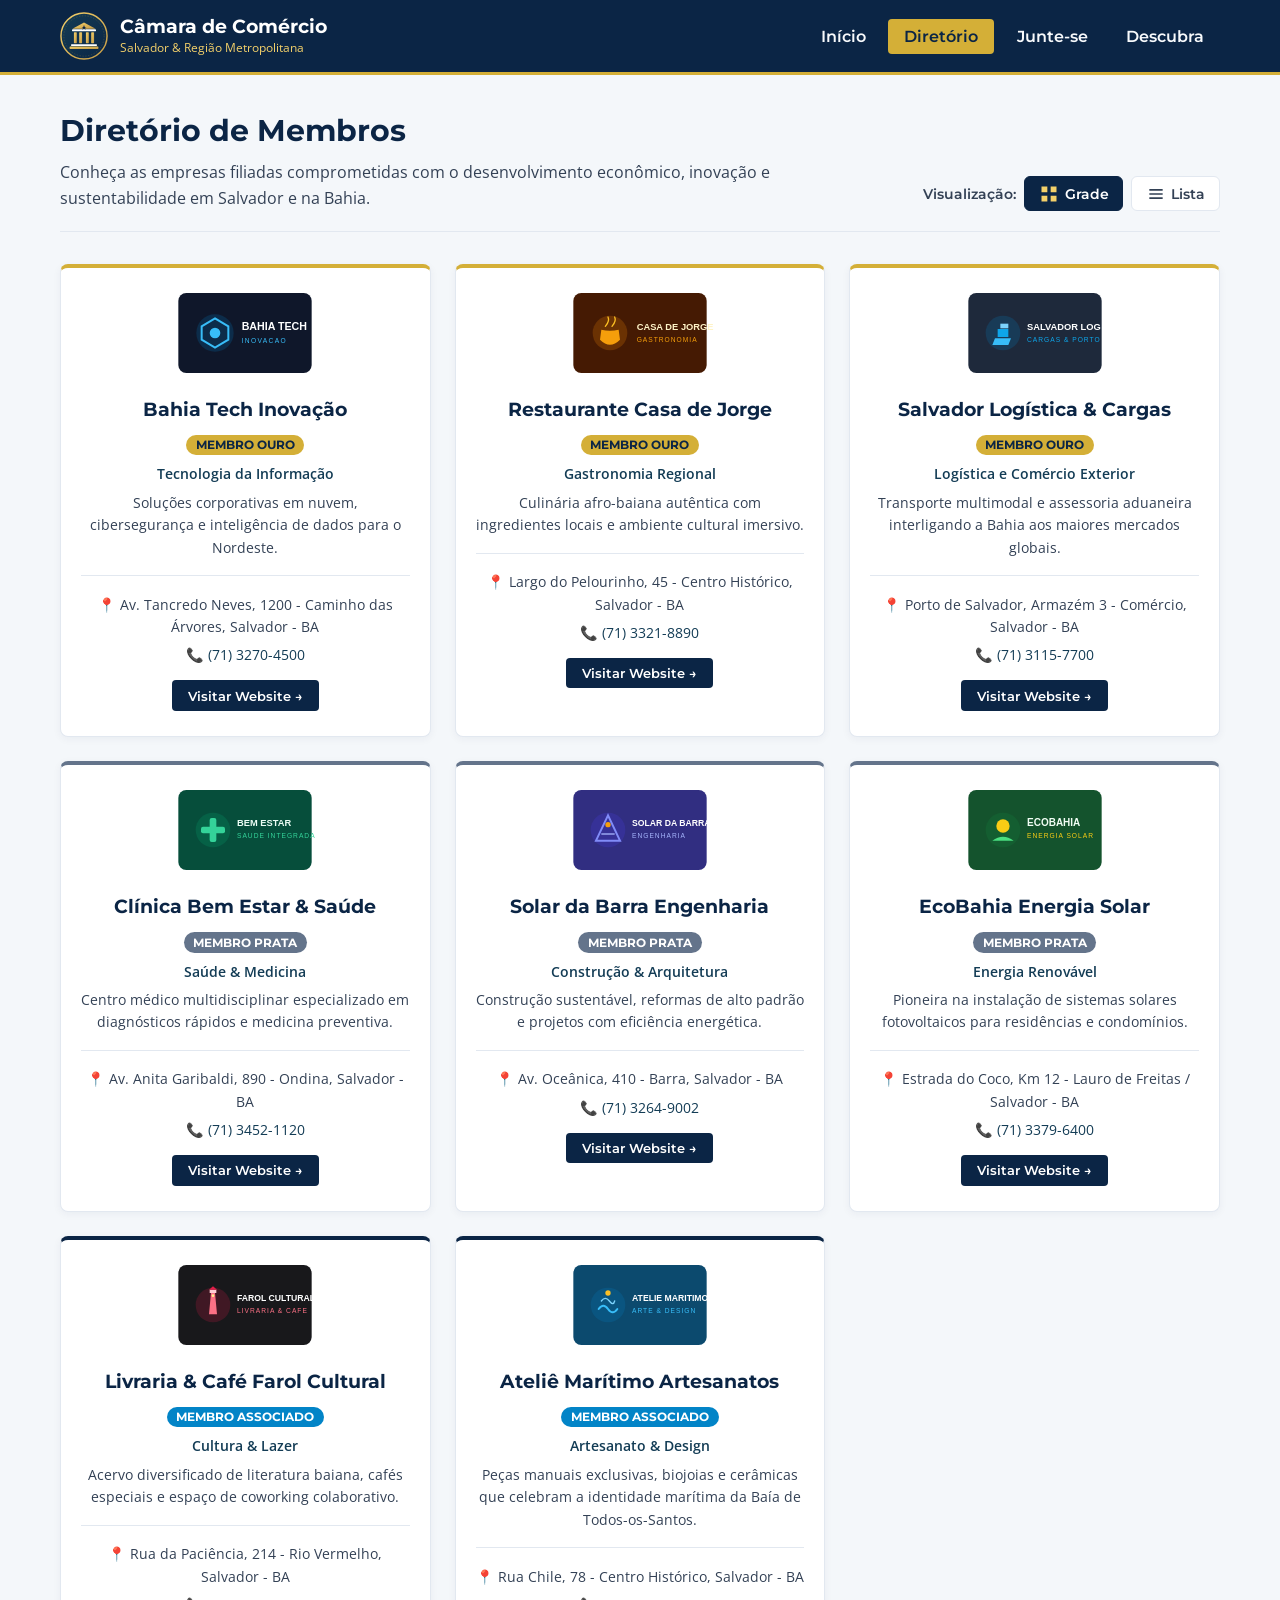
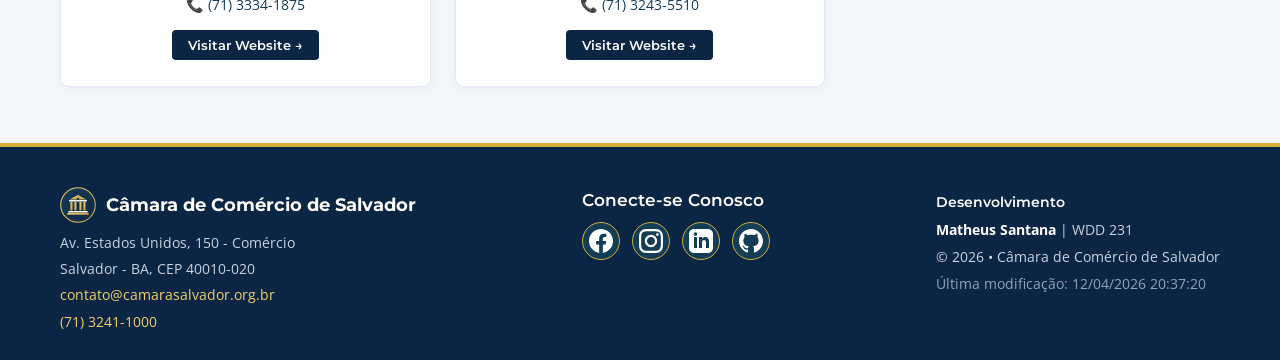
<file: chamber/diretorio.html>
<!DOCTYPE html>
<html lang="pt-BR">

<head>
  <meta charset="UTF-8">
  <meta name="viewport" content="width=device-width, initial-scale=1.0">
  <title>Diretório de Membros | Câmara de Comércio de Salvador</title>
  <meta name="description"
    content="Diretório oficial de empresas e membros associados à Câmara de Comércio de Salvador e Região Metropolitana. Conecte-se com negócios locais de destaque.">
  <meta name="author" content="Matheus Santana">

  <!-- Favicon -->
  <link rel="icon" type="image/svg+xml" href="imagens/favicon.svg">

  <!-- Open Graph / Redes Sociais (Facebook & LinkedIn) -->
  <meta property="og:type" content="website">
  <meta property="og:title" content="Diretório de Membros | Câmara de Comércio de Salvador">
  <meta property="og:description"
    content="Encontre empresas parceiras, prestadores de serviços e indústrias associadas à Câmara de Comércio de Salvador. Apoie e impulsione a economia regional.">
  <meta property="og:url" content="https://matheustriskin.github.io/wdd231/camara/diretorio.html">
  <meta property="og:image" content="https://matheustriskin.github.io/wdd231/camara/imagens/og-camara.png">
  <meta property="og:image:alt" content="Banner de divulgação da Câmara de Comércio de Salvador">
  <meta property="og:locale" content="pt_BR">

  <!-- Tipografia Google Fonts -->
  <link rel="preconnect" href="https://fonts.googleapis.com">
  <link rel="preconnect" href="https://fonts.gstatic.com" crossorigin>
  <link
    href="https://fonts.googleapis.com/css2?family=Montserrat:wght@400;500;600;700&family=Open+Sans:wght@400;600&display=swap"
    rel="stylesheet">

  <!-- Folhas de Estilo (Normalize primeiro) -->
  <link rel="stylesheet" href="estilos/normalize.css">
  <link rel="stylesheet" href="estilos/diretorio.css">

  <!-- Script Principal -->
  <script src="scripts/diretorio.js" defer></script>
</head>

<body>
  <header class="cabecalho-principal">
    <div class="container container-cabecalho">
      <div class="marca-camara">
        <a href="index.html" class="link-logo" aria-label="Página Inicial da Câmara de Comércio">
          <img src="imagens/logo-camara.svg" alt="Logotipo da Câmara de Comércio de Salvador" class="logo-camara"
            width="56" height="56">
          <div class="texto-marca">
            <span class="nome-camara">Câmara de Comércio</span>
            <span class="subtitulo-camara">Salvador &amp; Região Metropolitana</span>
          </div>
        </a>
      </div>

      <button id="botao-menu-hamburguer" class="botao-hamburguer" aria-label="Abrir Menu de Navegação"
        aria-expanded="false" aria-controls="menu-navegacao">
        <span class="icone-barra"></span>
        <span class="icone-barra"></span>
        <span class="icone-barra"></span>
      </button>

      <nav id="menu-navegacao" class="navegacao-principal" aria-label="Navegação do Site da Câmara">
        <ul class="lista-navegacao">
          <li><a href="index.html" class="link-navegacao">Início</a></li>
          <li><a href="diretorio.html" class="link-navegacao ativo" aria-current="page">Diretório</a></li>
          <li><a href="junte-se.html" class="link-navegacao">Junte-se</a></li>
          <li><a href="descubra.html" class="link-navegacao">Descubra</a></li>
        </ul>
      </nav>
    </div>
  </header>

  <main class="conteudo-diretorio">
    <div class="container">
      <section class="cabecalho-secao-diretorio">
        <div class="titulo-area">
          <h1>Diretório de Membros</h1>
          <p class="descricao-pagina">Conheça as empresas filiadas comprometidas com o desenvolvimento econômico,
            inovação e sustentabilidade em Salvador e na Bahia.</p>
        </div>

        <div class="controles-visualizacao" role="group" aria-label="Alternar modo de exibição dos membros">
          <span class="rotulo-visualizacao">Visualização:</span>
          <button id="botao-grade" class="botao-modo ativo" aria-pressed="true"
            title="Alternar para exibição em grade">
            <svg class="icone-modo" viewBox="0 0 24 24" width="20" height="20" aria-hidden="true" fill="currentColor">
              <path d="M3 3h7v7H3zm11 0h7v7h-7zM3 14h7v7H3zm11 0h7v7h-7z" />
            </svg>
            <span>Grade</span>
          </button>
          <button id="botao-lista" class="botao-modo" aria-pressed="false"
            title="Alternar para exibição em lista">
            <svg class="icone-modo" viewBox="0 0 24 24" width="20" height="20" aria-hidden="true" fill="currentColor">
              <path d="M4 6h16v2H4zm0 5h16v2H4zm0 5h16v2H4z" />
            </svg>
            <span>Lista</span>
          </button>
        </div>
      </section>

      <section class="secao-membros" aria-label="Relação de empresas associadas">
        <h2 class="sr-only">Empresas Associadas</h2>
        <div id="membros-container" class="membros-container grade" aria-live="polite">
          <!-- Conteúdo gerado dinamicamente via JavaScript -->
        </div>
      </section>
    </div>
  </main>

  <footer class="rodape-principal">
    <div class="container container-rodape">
      <div class="coluna-rodape contato-camara">
        <div class="identidade-rodape">
          <img src="imagens/logo-camara.svg" alt="Logotipo da Câmara" width="42" height="42">
          <p class="titulo-rodape">Câmara de Comércio de Salvador</p>
        </div>
        <address class="endereco-camara">
          <p>Av. Estados Unidos, 150 - Comércio</p>
          <p>Salvador - BA, CEP 40010-020</p>
          <p><a href="mailto:contato@camarasalvador.org.br">contato@camarasalvador.org.br</a></p>
          <p><a href="tel:+557132411000">(71) 3241-1000</a></p>
        </address>
      </div>

      <div class="coluna-rodape redes-rodape">
        <p class="subtitulo-rodape">Conecte-se Conosco</p>
        <div class="links-redes">
          <a href="https://facebook.com" target="_blank" rel="noopener noreferrer"
            aria-label="Página no Facebook da Câmara de Comércio">
            <svg viewBox="0 0 24 24" width="24" height="24" fill="currentColor" aria-hidden="true">
              <path
                d="M24 12.073c0-6.627-5.373-12-12-12s-12 5.373-12 12c0 5.99 4.388 10.954 10.125 11.854v-8.385H7.078v-3.47h3.047V9.43c0-3.007 1.792-4.669 4.533-4.669 1.312 0 2.686.235 2.686.235v2.953H15.83c-1.491 0-1.956.925-1.956 1.874v2.25h3.328l-.532 3.47h-2.796v8.385C19.612 23.027 24 18.062 24 12.073z" />
            </svg>
          </a>
          <a href="https://instagram.com" target="_blank" rel="noopener noreferrer"
            aria-label="Perfil no Instagram da Câmara de Comércio">
            <svg viewBox="0 0 24 24" width="24" height="24" fill="currentColor" aria-hidden="true">
              <path
                d="M12 2.163c3.204 0 3.584.012 4.85.07 3.252.148 4.771 1.691 4.919 4.919.058 1.265.069 1.645.069 4.849 0 3.205-.012 3.584-.069 4.849-.149 3.225-1.664 4.771-4.919 4.919-1.266.058-1.644.07-4.85.07-3.204 0-3.584-.012-4.849-.07-3.26-.149-4.771-1.699-4.919-4.92-.058-1.265-.07-1.644-.07-4.849 0-3.204.013-3.583.07-4.849.149-3.227 1.664-4.771 4.919-4.919 1.266-.057 1.645-.069 4.849-.069zm0-2.163c-3.259 0-3.667.014-4.947.072-4.358.2-6.78 2.618-6.98 6.98-.059 1.281-.073 1.689-.073 4.948 0 3.259.014 3.668.072 4.948.2 4.358 2.618 6.78 6.98 6.98 1.281.058 1.689.072 4.948.072 3.259 0 3.668-.014 4.948-.072 4.354-.2 6.782-2.618 6.979-6.98.059-1.28.073-1.689.073-4.948 0-3.259-.014-3.667-.072-4.947-.196-4.354-2.617-6.78-6.979-6.98-1.281-.059-1.69-.073-4.949-.073zm0 5.838c-3.403 0-6.162 2.759-6.162 6.162s2.759 6.163 6.162 6.163 6.162-2.759 6.162-6.163c0-3.403-2.759-6.162-6.162-6.162zm0 10.162c-2.209 0-4-1.79-4-4 0-2.209 1.791-4 4-4s4 1.791 4 4c0 2.21-1.791 4-4 4zm6.406-11.845c-.796 0-1.441.645-1.441 1.44s.645 1.44 1.441 1.44c.795 0 1.439-.645 1.439-1.44s-.644-1.44-1.439-1.44z" />
            </svg>
          </a>
          <a href="https://linkedin.com" target="_blank" rel="noopener noreferrer"
            aria-label="Página no LinkedIn da Câmara de Comércio">
            <svg viewBox="0 0 24 24" width="24" height="24" fill="currentColor" aria-hidden="true">
              <path
                d="M19 0h-14c-2.761 0-5 2.239-5 5v14c0 2.761 2.239 5 5 5h14c2.762 0 5-2.239 5-5v-14c0-2.761-2.238-5-5-5zm-11 19h-3v-11h3v11zm-1.5-12.268c-.966 0-1.75-.79-1.75-1.764s.784-1.764 1.75-1.764 1.75.79 1.75 1.764-.783 1.764-1.75 1.764zm13.5 12.268h-3v-5.604c0-3.368-4-3.113-4 0v5.604h-3v-11h3v1.765c1.396-2.586 7-2.777 7 2.476v6.759z" />
            </svg>
          </a>
          <a href="https://github.com/matheustriskin/wdd231" target="_blank" rel="noopener noreferrer"
            aria-label="Repositório do projeto no GitHub">
            <svg viewBox="0 0 24 24" width="24" height="24" fill="currentColor" aria-hidden="true">
              <path
                d="M12 0c-6.626 0-12 5.373-12 12 0 5.302 3.438 9.8 8.207 11.387.599.111.793-.261.793-.577v-2.234c-3.338.726-4.033-1.416-4.033-1.416-.546-1.387-1.333-1.756-1.333-1.756-1.089-.745.083-.729.083-.729 1.205.084 1.839 1.237 1.839 1.237 1.07 1.834 2.807 1.304 3.492.997.107-.775.418-1.305.762-1.604-2.665-.305-5.467-1.334-5.467-5.931 0-1.311.469-2.381 1.236-3.221-.124-.303-.535-1.524.117-3.176 0 0 1.008-.322 3.301 1.23.957-.266 1.983-.399 3.003-.404 1.02.005 2.047.138 3.006.404 2.291-1.552 3.297-1.23 3.297-1.23.653 1.653.242 2.874.118 3.176.77.84 1.235 1.911 1.235 3.221 0 4.609-2.807 5.624-5.479 5.921.43.372.823 1.102.823 2.222v3.293c0 .319.192.694.801.576 4.765-1.589 8.199-6.086 8.199-11.386 0-6.627-5.373-12-12-12z" />
            </svg>
          </a>
        </div>
      </div>

      <div class="coluna-rodape creditos-rodape">
        <p class="subtitulo-rodape">Desenvolvimento</p>
        <p><strong>Matheus Santana</strong> | WDD 231</p>
        <p class="copyright-texto">&copy; <span id="anoAtual"></span> • Câmara de Comércio de Salvador</p>
        <p id="ultimaModificacao" class="modificacao-texto"></p>
      </div>
    </div>
  </footer>
</body>

</html>
</file>
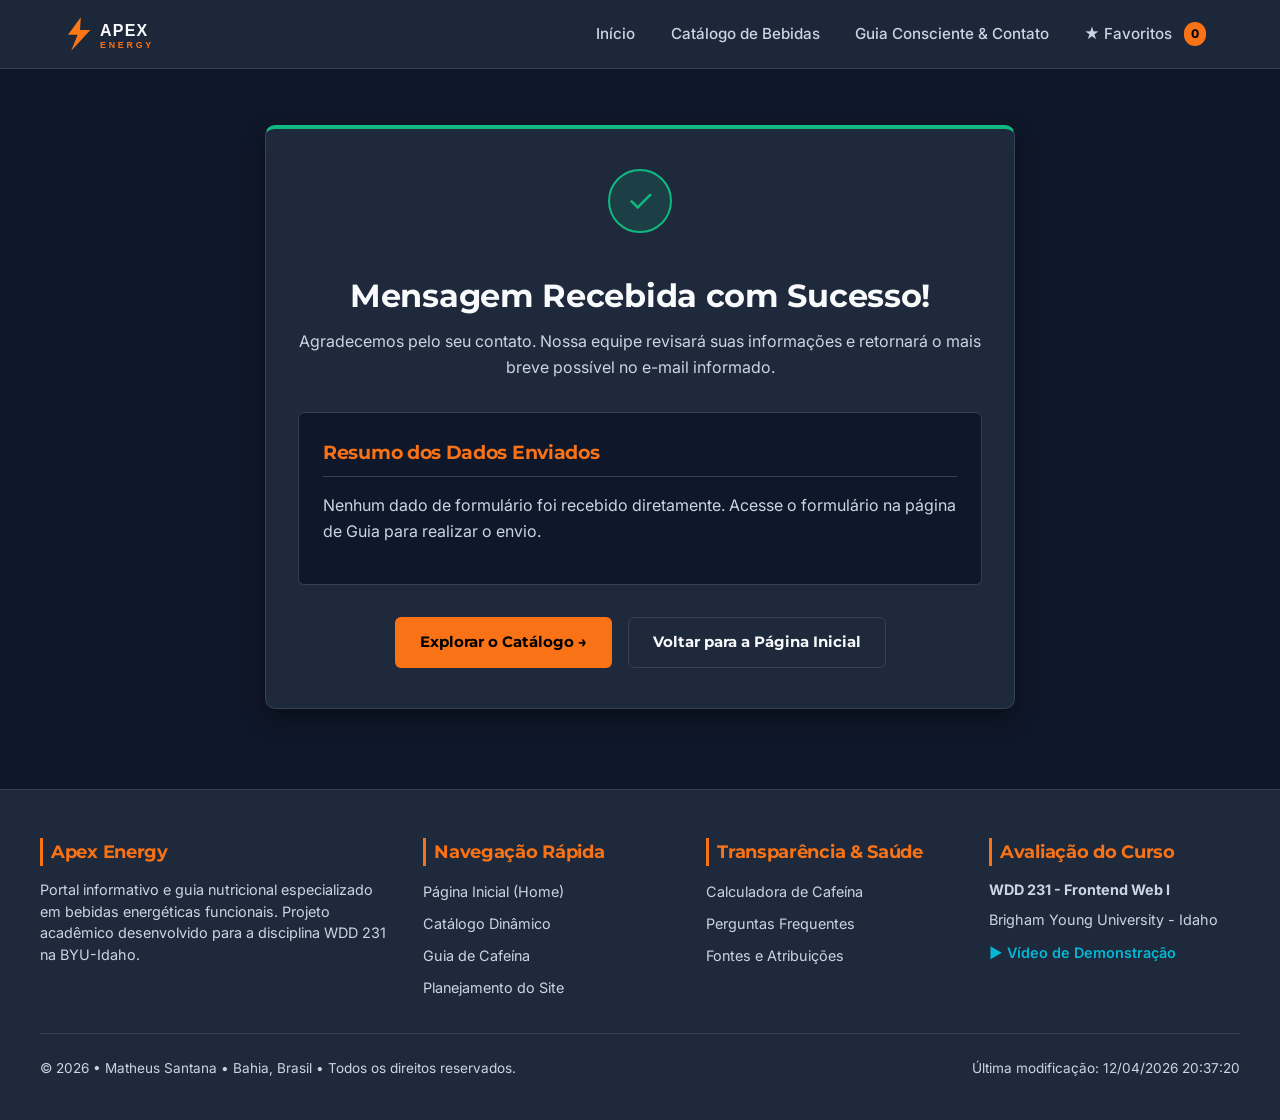
<file: final/agradecimento.html>
<!DOCTYPE html>
<html lang="pt-BR">

<head>
  <meta charset="UTF-8">
  <meta name="viewport" content="width=device-width, initial-scale=1.0">
  <title>Mensagem Recebida | Apex Energy</title>
  <meta name="description" content="Agradecemos a sua mensagem no portal Apex Energy. Nossa equipe entrar? em contato em breve para responder ?s suas d?vidas e sugest?es.">
  <meta name="author" content="Matheus Santana">

  <!-- Favicon -->
  <link rel="icon" type="image/svg+xml" href="imagens/logo-apex.svg">
  <!-- Open Graph / Redes Sociais -->
  <meta property="og:title" content="Apex Energy - Confirmacao de Envio e Contato">
  <meta property="og:description" content="Agradecemos a sua mensagem no portal Apex Energy. Nossa equipe entrara em contato em breve para responder as suas duvidas e sugestoes.">
  <meta property="og:type" content="website">
  <meta property="og:image" content="https://matheustriskin.github.io/wdd231/final/imagens/og-image.png">
  <meta property="og:url" content="https://matheustriskin.github.io/wdd231/final/agradecimento.html">

  <!-- Open Graph / Redes Sociais -->

  <!-- Fontes Google Fonts -->
  <link rel="preconnect" href="https://fonts.googleapis.com">
  <link rel="preconnect" href="https://fonts.gstatic.com" crossorigin>
  <link
    href="https://fonts.googleapis.com/css2?family=Inter:wght@400;500;600;700&family=Montserrat:wght@700;800&display=swap"
    rel="stylesheet">

  <!-- Estilos CSS -->
  <link rel="stylesheet" href="estilos/normalize.css">
  <link rel="stylesheet" href="estilos/base.css">
  <link rel="stylesheet" href="estilos/agradecimento.css">

  <!-- JavaScript ES Module -->
  <script type="module" src="scripts/agradecimento.js"></script>
</head>

<body>
  <!-- Cabeçalho Principal -->
  <header class="cabecalho-site">
    <div class="cabecalho-container">
      <a href="index.html" class="marca-link" aria-label="Página Inicial Apex Energy">
        <img src="imagens/logo-apex.svg" alt="Logotipo da Apex Energy" width="160" height="40">
      </a>

      <!-- Botão Hambúrguer Móvel -->
      <button id="botao-menu-hamburguer" class="botao-menu-hamburguer" aria-label="Abrir Menu de Navegação"
        aria-expanded="false" aria-controls="menu-navegacao">
        <span class="linha-hamburguer linha-1"></span>
        <span class="linha-hamburguer linha-2"></span>
        <span class="linha-hamburguer linha-3"></span>
      </button>

      <!-- Navegação Principal -->
      <nav id="menu-navegacao" class="menu-navegacao" aria-label="Navegação Principal do Site">
        <ul class="menu-lista">
          <li><a href="index.html" class="menu-link">Início</a></li>
          <li><a href="catalogo.html" class="menu-link">Catálogo de Bebidas</a></li>
          <li><a href="guia.html" class="menu-link">Guia Consciente &amp; Contato</a></li>
          <li>
            <a href="catalogo.html?filtro=favoritos" class="menu-link" aria-label="Ver produtos favoritos">
              &#9733; Favoritos <span class="badge-favoritos badge-favoritos-contador">0</span>
            </a>
          </li>
        </ul>
      </nav>
    </div>
  </header>

  <!-- Conteúdo de Confirmação -->
  <main>
    <section class="secao-confirmacao" aria-labelledby="titulo-sucesso">
      <div class="confirmacao-topo">
        <div class="icone-sucesso" aria-hidden="true">&#10003;</div>
        <h1 id="titulo-sucesso">Mensagem Recebida com Sucesso!</h1>
        <p>
          Agradecemos pelo seu contato. Nossa equipe revisará suas informações e retornará o mais breve possível no
          e-mail informado.
        </p>
      </div>

      <div class="bloco-dados-resumo">
        <h2>Resumo dos Dados Enviados</h2>
        <ul id="lista-dados-formulario" class="lista-dados-enviados">
          <li>Carregando dados da submissão...</li>
        </ul>
      </div>

      <div class="botoes-retorno">
        <a href="catalogo.html" class="btn btn-primario">
          Explorar o Catálogo &#8594;
        </a>
        <a href="index.html" class="btn btn-secundario">
          Voltar para a Página Inicial
        </a>
      </div>
    </section>
  </main>

  <!-- Rodapé Global -->
  <footer class="rodape-site">
    <div class="rodape-container">
      <div class="rodape-coluna">
        <h3>Apex Energy</h3>
        <p>
          Portal informativo e guia nutricional especializado em bebidas energéticas funcionais. Projeto acadêmico
          desenvolvido para a disciplina WDD 231 na BYU-Idaho.
        </p>
      </div>

      <div class="rodape-coluna">
        <h3>Navegação Rápida</h3>
        <ul class="rodape-links">
          <li><a href="index.html">Página Inicial (Home)</a></li>
          <li><a href="catalogo.html">Catálogo Dinâmico</a></li>
          <li><a href="guia.html">Guia de Cafeína</a></li>
          <li><a href="site-plan.html">Planejamento do Site</a></li>
        </ul>
      </div>

      <div class="rodape-coluna">
        <h3>Transparência &amp; Saúde</h3>
        <ul class="rodape-links">
          <li><a href="guia.html#calculadora">Calculadora de Cafeína</a></li>
          <li><a href="guia.html#faq">Perguntas Frequentes</a></li>
          <li><a href="atribuicoes.html">Fontes e Atribuições</a></li>
        </ul>
      </div>

      <div class="rodape-coluna">
        <h3>Avaliação do Curso</h3>
        <p><strong>WDD 231 - Frontend Web I</strong></p>
        <p>Brigham Young University - Idaho</p>
        <p class="rodape-video-paragrafo">
          <a href="#" class="link-video-destaque" aria-label="Link para o vídeo de apresentação">
            &#9654; Vídeo de Demonstração
          </a>
        </p>
      </div>
    </div>

    <div class="rodape-inferior">
      <p>&copy; <span id="anoAtual"></span> &bull; Matheus Santana &bull; Bahia, Brasil &bull; Todos os direitos reservados.</p>
      <p id="ultimaModificacao"></p>
    </div>
  </footer>
</body>

</html>
</file>
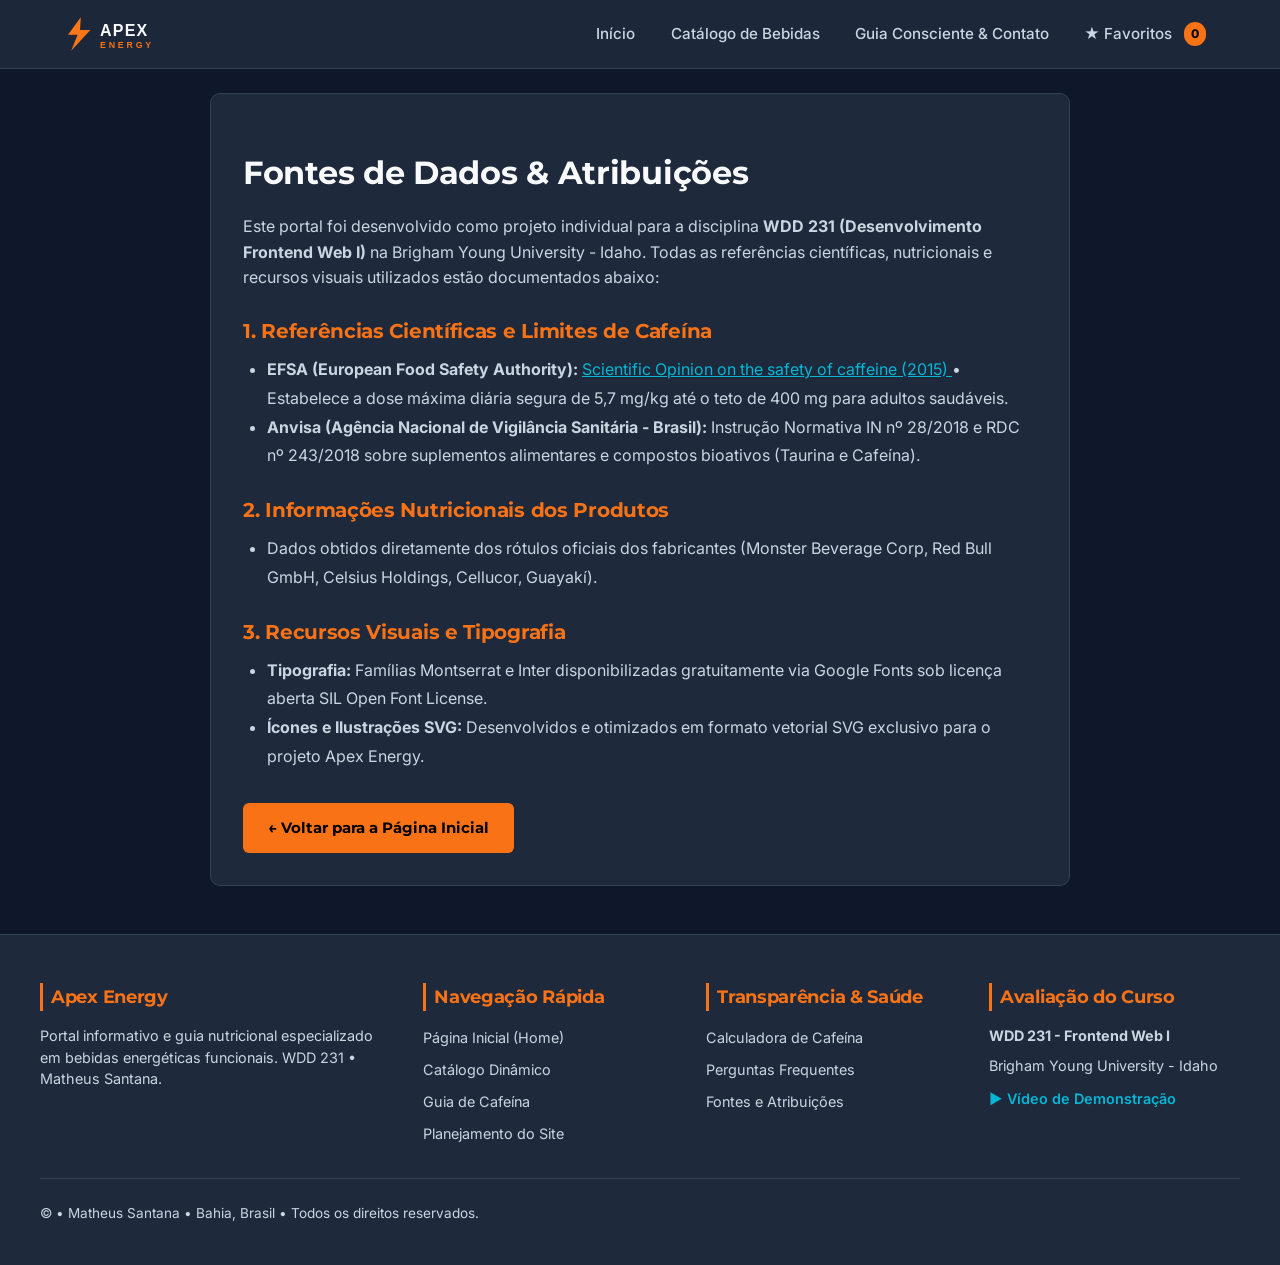
<file: final/atribuicoes.html>
<!DOCTYPE html>
<html lang="pt-BR">

<head>
  <meta charset="UTF-8">
  <meta name="viewport" content="width=device-width, initial-scale=1.0">
  <title>Fontes de Dados e Atribui??es | Apex Energy</title>
  <meta name="description" content="Cr?ditos, fontes de dados de produtos energ?ticos, limites cient?ficos da EFSA e recursos visuais utilizados no projeto Apex Energy.">
  <meta name="author" content="Matheus Santana">

  <!-- Favicon -->
  <link rel="icon" type="image/svg+xml" href="imagens/logo-apex.svg">
  <!-- Open Graph / Redes Sociais -->
  <meta property="og:title" content="Apex Energy - Fontes de Dados e Atribuicoes">
  <meta property="og:description" content="Creditos, fontes de dados de produtos energeticos, limites cientificos da EFSA e recursos visuais utilizados no projeto Apex Energy.">
  <meta property="og:type" content="website">
  <meta property="og:image" content="https://matheustriskin.github.io/wdd231/final/imagens/og-image.png">
  <meta property="og:url" content="https://matheustriskin.github.io/wdd231/final/atribuicoes.html">

  <!-- Open Graph / Redes Sociais -->

  <!-- Fontes Google Fonts -->
  <link rel="preconnect" href="https://fonts.googleapis.com">
  <link rel="preconnect" href="https://fonts.gstatic.com" crossorigin>
  <link
    href="https://fonts.googleapis.com/css2?family=Inter:wght@400;500;600;700&family=Montserrat:wght@700;800&display=swap"
    rel="stylesheet">

  <!-- Estilos CSS -->
  <link rel="stylesheet" href="estilos/normalize.css">
  <link rel="stylesheet" href="estilos/base.css">
  <link rel="stylesheet" href="estilos/atribuicoes.css">

  <script type="module" src="scripts/comum.js"></script>
</head>

<body>
  <!-- Cabeçalho Principal -->
  <header class="cabecalho-site">
    <div class="cabecalho-container">
      <a href="index.html" class="marca-link" aria-label="Página Inicial Apex Energy">
        <img src="imagens/logo-apex.svg" alt="Logotipo da Apex Energy" width="160" height="40">
      </a>

      <button id="botao-menu-hamburguer" class="botao-menu-hamburguer" aria-label="Abrir Menu de Navegação"
        aria-expanded="false" aria-controls="menu-navegacao">
        <span class="linha-hamburguer linha-1"></span>
        <span class="linha-hamburguer linha-2"></span>
        <span class="linha-hamburguer linha-3"></span>
      </button>

      <nav id="menu-navegacao" class="menu-navegacao" aria-label="Navegação Principal do Site">
        <ul class="menu-lista">
          <li><a href="index.html" class="menu-link">Início</a></li>
          <li><a href="catalogo.html" class="menu-link">Catálogo de Bebidas</a></li>
          <li><a href="guia.html" class="menu-link">Guia Consciente &amp; Contato</a></li>
          <li>
            <a href="catalogo.html?filtro=favoritos" class="menu-link" aria-label="Ver produtos favoritos">
              &#9733; Favoritos <span class="badge-favoritos badge-favoritos-contador">0</span>
            </a>
          </li>
        </ul>
      </nav>
    </div>
  </header>

  <!-- Conteúdo de Atribuições -->
  <main class="atribuicoes-main">
    <section class="atribuicoes-card">
      <h1 class="atribuicoes-titulo">Fontes de Dados &amp; <span>Atribuições</span></h1>
      <p>
        Este portal foi desenvolvido como projeto individual para a disciplina <strong>WDD 231 (Desenvolvimento Frontend Web I)</strong> na Brigham Young University - Idaho. Todas as referências científicas, nutricionais e recursos visuais utilizados estão documentados abaixo:
      </p>

      <h2 class="atribuicoes-subtitulo">1. Referências Científicas e Limites de Cafeína</h2>
      <ul class="atribuicoes-lista">
        <li>
          <strong>EFSA (European Food Safety Authority):</strong> 
          <a href="https://www.efsa.europa.eu/en/topics/topic/caffeine" target="_blank" rel="noopener" class="atribuicoes-link">
            Scientific Opinion on the safety of caffeine (2015)
          </a> &bull; Estabelece a dose máxima diária segura de 5,7 mg/kg até o teto de 400 mg para adultos saudáveis.
        </li>
        <li>
          <strong>Anvisa (Agência Nacional de Vigilância Sanitária - Brasil):</strong>
          Instrução Normativa IN nº 28/2018 e RDC nº 243/2018 sobre suplementos alimentares e compostos bioativos (Taurina e Cafeína).
        </li>
      </ul>

      <h2 class="atribuicoes-subtitulo">2. Informações Nutricionais dos Produtos</h2>
      <ul class="atribuicoes-lista">
        <li>Dados obtidos diretamente dos rótulos oficiais dos fabricantes (Monster Beverage Corp, Red Bull GmbH, Celsius Holdings, Cellucor, Guayakí).</li>
      </ul>

      <h2 class="atribuicoes-subtitulo">3. Recursos Visuais e Tipografia</h2>
      <ul class="atribuicoes-lista">
        <li><strong>Tipografia:</strong> Famílias Montserrat e Inter disponibilizadas gratuitamente via Google Fonts sob licença aberta SIL Open Font License.</li>
        <li><strong>Ícones e Ilustrações SVG:</strong> Desenvolvidos e otimizados em formato vetorial SVG exclusivo para o projeto Apex Energy.</li>
      </ul>

      <div class="atribuicoes-acoes">
        <a href="index.html" class="btn btn-primario">&larr; Voltar para a Página Inicial</a>
      </div>
    </section>
  </main>

  <!-- Rodapé Global -->
  <footer class="rodape-site">
    <div class="rodape-container">
      <div class="rodape-coluna">
        <h3>Apex Energy</h3>
        <p>Portal informativo e guia nutricional especializado em bebidas energéticas funcionais. WDD 231 &bull; Matheus Santana.</p>
      </div>

      <div class="rodape-coluna">
        <h3>Navegação Rápida</h3>
        <ul class="rodape-links">
          <li><a href="index.html">Página Inicial (Home)</a></li>
          <li><a href="catalogo.html">Catálogo Dinâmico</a></li>
          <li><a href="guia.html">Guia de Cafeína</a></li>
          <li><a href="site-plan.html">Planejamento do Site</a></li>
        </ul>
      </div>

      <div class="rodape-coluna">
        <h3>Transparência &amp; Saúde</h3>
        <ul class="rodape-links">
          <li><a href="guia.html#calculadora">Calculadora de Cafeína</a></li>
          <li><a href="guia.html#faq">Perguntas Frequentes</a></li>
          <li><a href="atribuicoes.html">Fontes e Atribuições</a></li>
        </ul>
      </div>

      <div class="rodape-coluna">
        <h3>Avaliação do Curso</h3>
        <p><strong>WDD 231 - Frontend Web I</strong></p>
        <p>Brigham Young University - Idaho</p>
        <p class="rodape-video-paragrafo">
          <a href="#" class="link-video-destaque" aria-label="Link para o vídeo de apresentação">
            &#9654; Vídeo de Demonstração
          </a>
        </p>
      </div>
    </div>

    <div class="rodape-inferior">
      <p>&copy; <span id="anoAtual"></span> &bull; Matheus Santana &bull; Bahia, Brasil &bull; Todos os direitos reservados.</p>
      <p id="ultimaModificacao"></p>
    </div>
  </footer>
</body>

</html>
</file>
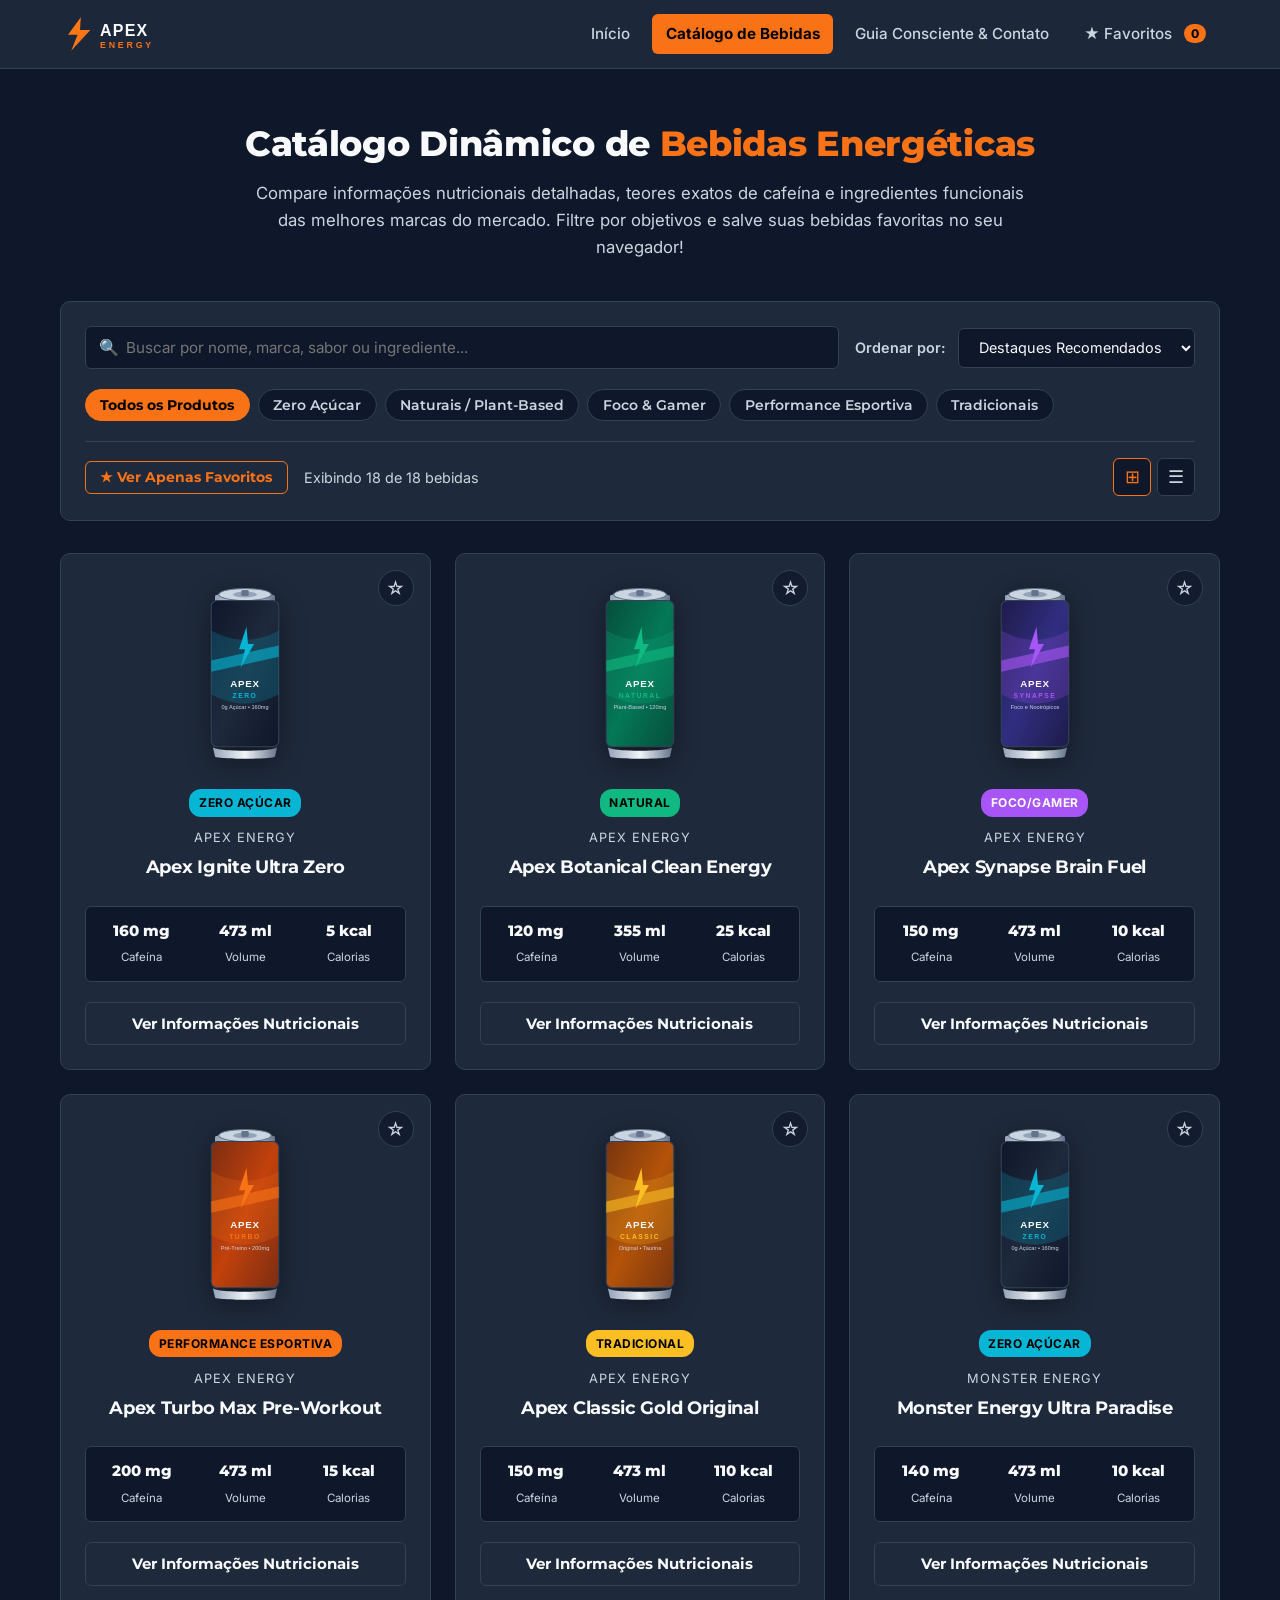
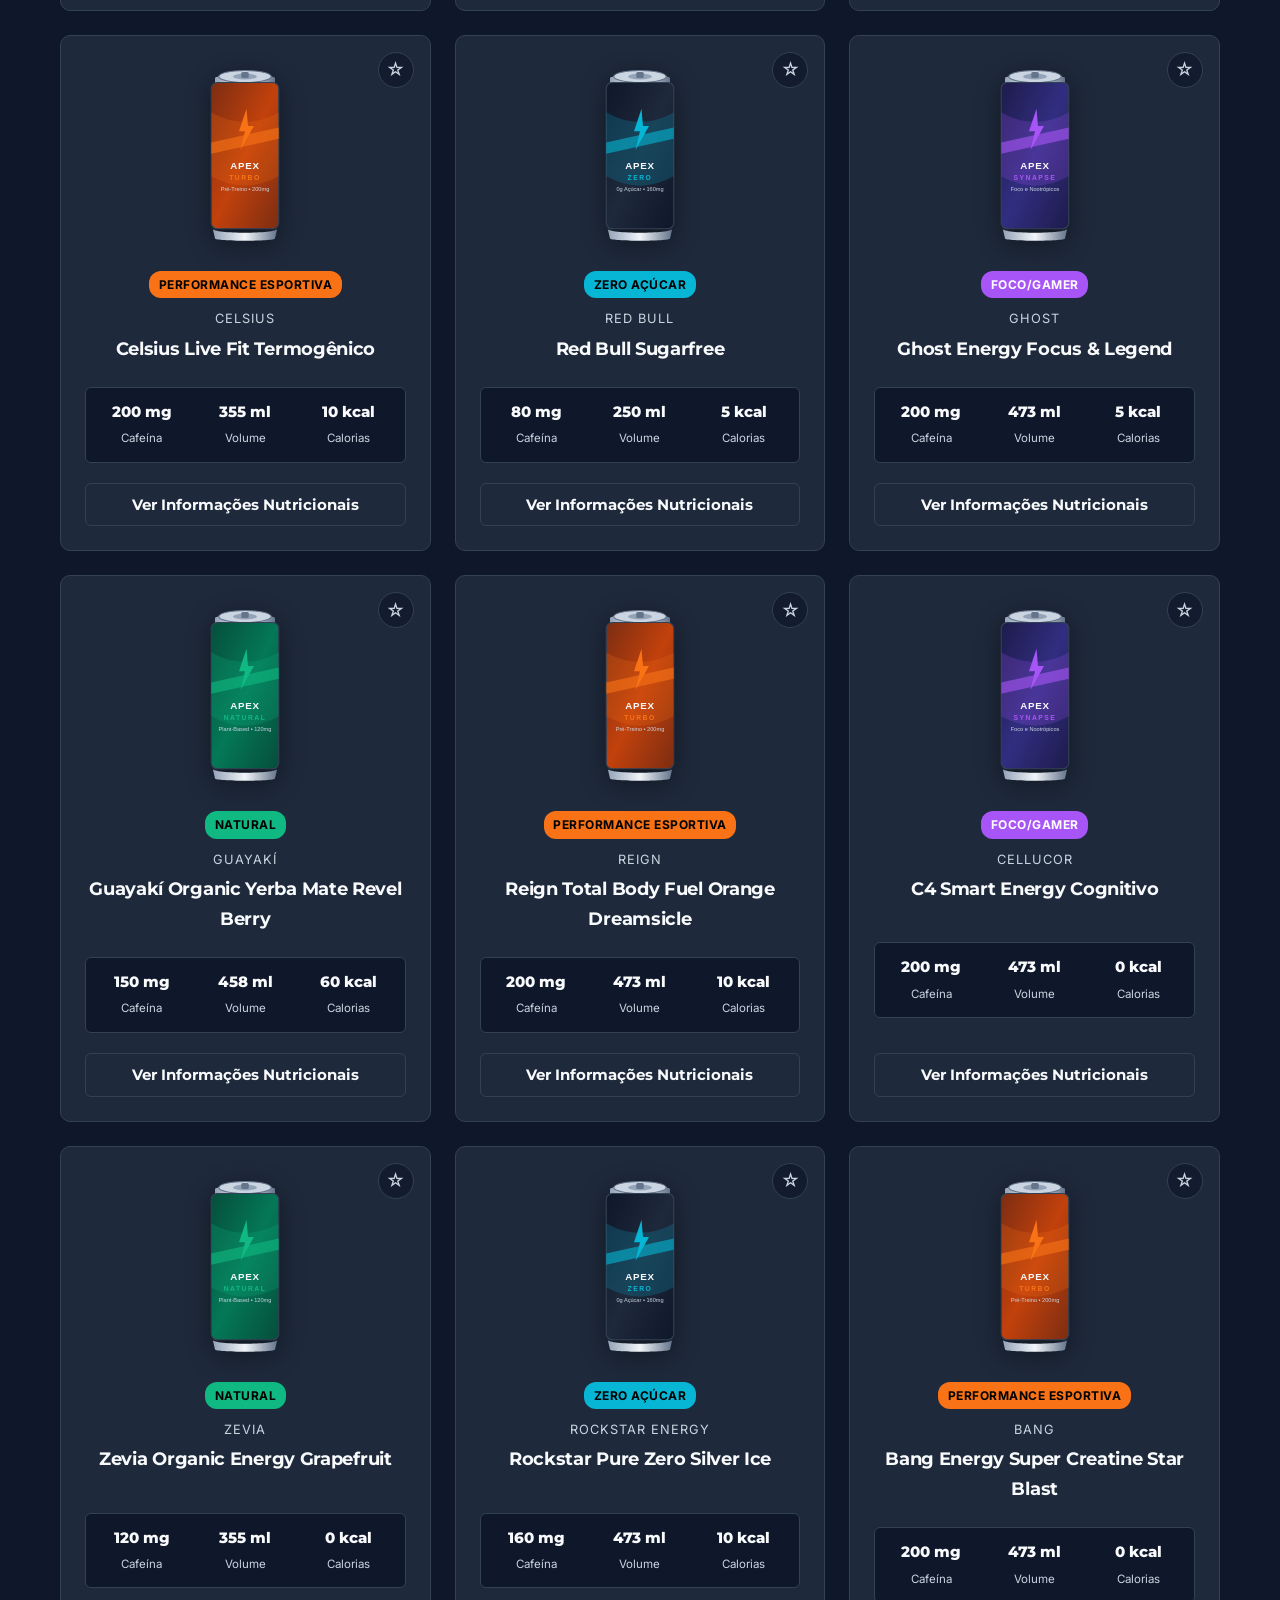
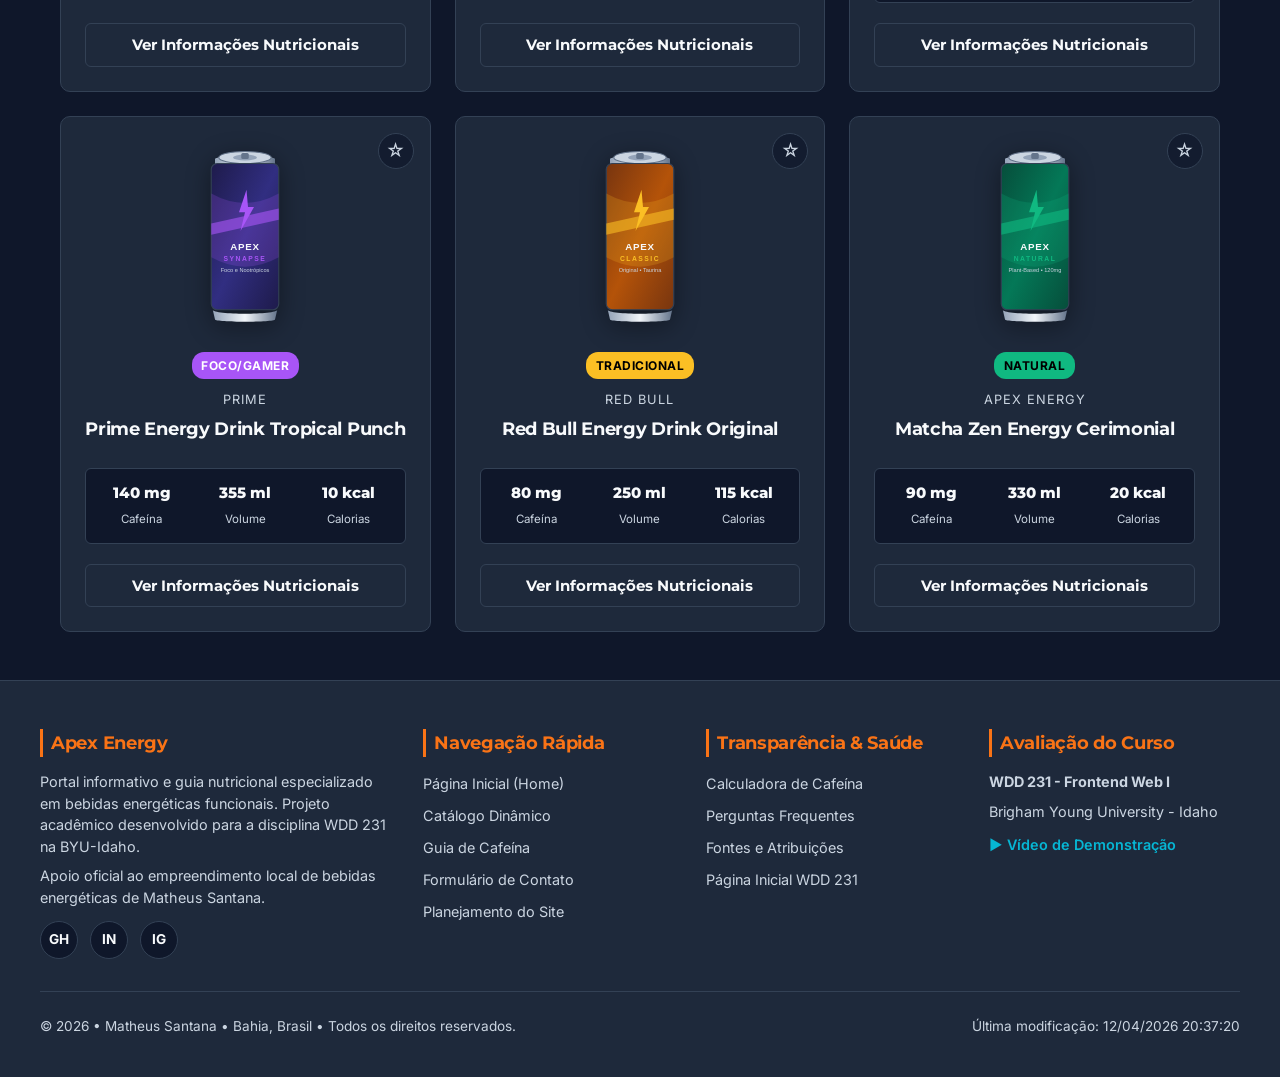
<file: final/catalogo.html>
<!DOCTYPE html>
<html lang="pt-BR">

<head>
  <meta charset="UTF-8">
  <meta name="viewport" content="width=device-width, initial-scale=1.0">
  <title>Cat?logo de Bebidas Energ?ticas | Apex Energy</title>
  <meta name="description" content="Explore bebidas energ?ticas filtradas por categoria, veja teor de cafe?na e salve seus favoritos no cat?logo din?mico do portal Apex Energy.">
  <meta name="author" content="Matheus Santana">

  <!-- Favicon -->
  <link rel="icon" type="image/svg+xml" href="imagens/logo-apex.svg">
  <!-- Open Graph / Redes Sociais -->
  <meta property="og:title" content="Apex Energy - Catalogo de Bebidas e Nutricao">
  <meta property="og:description" content="Explore bebidas energeticas filtradas por categoria, veja teor de cafeina e salve seus favoritos no catalogo dinamico do portal Apex Energy.">
  <meta property="og:type" content="website">
  <meta property="og:image" content="https://matheustriskin.github.io/wdd231/final/imagens/og-image.png">
  <meta property="og:url" content="https://matheustriskin.github.io/wdd231/final/catalogo.html">

  <!-- Open Graph -->

  <!-- Fontes Google Fonts -->
  <link rel="preconnect" href="https://fonts.googleapis.com">
  <link rel="preconnect" href="https://fonts.gstatic.com" crossorigin>
  <link
    href="https://fonts.googleapis.com/css2?family=Inter:wght@400;500;600;700&family=Montserrat:wght@700;800&display=swap"
    rel="stylesheet">

  <!-- Estilos CSS -->
  <link rel="stylesheet" href="estilos/normalize.css">
  <link rel="stylesheet" href="estilos/base.css">
  <link rel="stylesheet" href="estilos/catalogo.css">

  <!-- JavaScript ES Module -->
  <script type="module" src="scripts/catalogo.js"></script>
</head>

<body>
  <!-- Cabeçalho Principal -->
  <header class="cabecalho-site">
    <div class="cabecalho-container">
      <a href="index.html" class="marca-link" aria-label="Página Inicial Apex Energy">
        <img src="imagens/logo-apex.svg" alt="Logotipo da Apex Energy" width="160" height="40">
      </a>

      <!-- Botão Hambúrguer Móvel -->
      <button id="botao-menu-hamburguer" class="botao-menu-hamburguer" aria-label="Abrir Menu de Navegação"
        aria-expanded="false" aria-controls="menu-navegacao">
        <span class="linha-hamburguer linha-1"></span>
        <span class="linha-hamburguer linha-2"></span>
        <span class="linha-hamburguer linha-3"></span>
      </button>

      <!-- Navegação Principal com Wayfinding -->
      <nav id="menu-navegacao" class="menu-navegacao" aria-label="Navegação Principal do Site">
        <ul class="menu-lista">
          <li><a href="index.html" class="menu-link">Início</a></li>
          <li><a href="catalogo.html" class="menu-link ativo">Catálogo de Bebidas</a></li>
          <li><a href="guia.html" class="menu-link">Guia Consciente &amp; Contato</a></li>
          <li>
            <button id="btn-menu-favoritos" class="menu-link btn-menu-acao" aria-label="Filtrar por favoritos">
              &#9733; Favoritos <span class="badge-favoritos badge-favoritos-contador">0</span>
            </button>
          </li>
        </ul>
      </nav>
    </div>
  </header>

  <!-- Conteúdo Principal do Catálogo -->
  <main>
    <header class="cabecalho-pagina">
      <h1>Catálogo Dinâmico de <span>Bebidas Energéticas</span></h1>
      <p>
        Compare informações nutricionais detalhadas, teores exatos de cafeína e ingredientes funcionais das melhores
        marcas do mercado. Filtre por objetivos e salve suas bebidas favoritas no seu navegador!
      </p>
    </header>

    <!-- Painel de Controles e Filtros Dinâmicos -->
    <section class="painel-controles" aria-label="Painel de filtros e controles do catálogo">
      <h2 class="sr-only">Sele??o e Cat?logo de Bebidas</h2>
      <div class="linha-filtros-topo">
        <!-- Campo de Busca por Texto -->
        <div class="busca-container">
          <span class="icone-busca" aria-hidden="true">&#128269;</span>
          <input type="text" id="campo-busca-bebidas" class="campo-busca"
            placeholder="Buscar por nome, marca, sabor ou ingrediente..." aria-label="Buscar bebidas no catálogo">
        </div>

        <!-- Seletor de Ordenação -->
        <div class="controles-ordenacao">
          <label for="select-ordenacao">Ordenar por:</label>
          <select id="select-ordenacao" class="select-ordenacao" aria-label="Ordenar produtos">
            <option value="padrao">Destaques Recomendados</option>
            <option value="cafeina-desc">Mais Cafeína (mg)</option>
            <option value="cafeina-asc">Menos Cafeína (mg)</option>
            <option value="calorias-asc">Menos Calorias (kcal)</option>
            <option value="nome-asc">Nome (A - Z)</option>
          </select>
        </div>
      </div>

      <!-- Filtros Rápidos de Categoria -->
      <div class="grupo-categorias" role="group" aria-label="Filtrar por categorias">
        <button class="btn-categoria ativo" data-categoria="todos">Todos os Produtos</button>
        <button class="btn-categoria" data-categoria="Zero Açúcar">Zero Açúcar</button>
        <button class="btn-categoria" data-categoria="Natural">Naturais / Plant-Based</button>
        <button class="btn-categoria" data-categoria="Foco/Gamer">Foco &amp; Gamer</button>
        <button class="btn-categoria" data-categoria="Performance Esportiva">Performance Esportiva</button>
        <button class="btn-categoria" data-categoria="Tradicional">Tradicionais</button>
      </div>

      <!-- Controles de Exibição e Filtro de Favoritos -->
      <div class="controles-visualizacao">
        <div class="controles-grupo-botoes">
          <button id="btn-filtro-favoritos" class="btn-favoritos-filtro" aria-label="Exibir apenas favoritos salvos">
            &#9733; Ver Apenas Favoritos
          </button>
          <span id="contador-resultados" class="contador-resultados">Carregando catálogo...</span>
        </div>

        <!-- Alternância Grade / Lista -->
        <div class="botoes-modo-vista" role="group" aria-label="Modo de visualização do catálogo">
          <button id="btn-vista-grade" class="btn-modo ativo" aria-label="Visualização em Grade" title="Visualização em Grade">
            &#8862;
          </button>
          <button id="btn-vista-lista" class="btn-modo" aria-label="Visualização em Lista" title="Visualização em Lista">
            &#9776;
          </button>
        </div>
      </div>
    </section>

    <!-- Grade Dinâmica dos Produtos (Renderizada via JavaScript Fetch API) -->
    <section id="produtos-container" class="grade-produtos" aria-label="Lista de bebidas energéticas">
      <p class="carregando">Carregando catálogo de bebidas...</p>
    </section>
  </main>

  <!-- Modal Acessível com Detalhes Nutricionais (<dialog>) -->
  <dialog id="modal-bebida" aria-labelledby="modal-titulo-bebida">
    <div class="modal-conteudo">
      <button id="btn-fechar-modal" class="btn-fechar-modal" aria-label="Fechar janela de detalhes">&times;</button>
      <div id="modal-detalhes-corpo">
        <!-- Conteúdo dinâmico injetado via JavaScript -->
      </div>
    </div>
  </dialog>

  <!-- Rodapé Global -->
  <footer class="rodape-site">
    <div class="rodape-container">
      <div class="rodape-coluna">
        <h3>Apex Energy</h3>
        <p>
          Portal informativo e guia nutricional especializado em bebidas energéticas funcionais. Projeto acadêmico
          desenvolvido para a disciplina WDD 231 na BYU-Idaho.
        </p>
        <p>
          Apoio oficial ao empreendimento local de bebidas energéticas de Matheus Santana.
        </p>
        <div class="redes-sociais-links">
          <a href="https://github.com/matheustriskin" target="_blank" rel="noopener" aria-label="GitHub de Matheus Santana">GH</a>
          <a href="https://linkedin.com" target="_blank" rel="noopener" aria-label="LinkedIn de Matheus Santana">IN</a>
          <a href="https://instagram.com" target="_blank" rel="noopener" aria-label="Instagram da Apex Energy">IG</a>
        </div>
      </div>

      <div class="rodape-coluna">
        <h3>Navegação Rápida</h3>
        <ul class="rodape-links">
          <li><a href="index.html">Página Inicial (Home)</a></li>
          <li><a href="catalogo.html">Catálogo Dinâmico</a></li>
          <li><a href="guia.html">Guia de Cafeína</a></li>
          <li><a href="guia.html#contato">Formulário de Contato</a></li>
          <li><a href="site-plan.html">Planejamento do Site</a></li>
        </ul>
      </div>

      <div class="rodape-coluna">
        <h3>Transparência &amp; Saúde</h3>
        <ul class="rodape-links">
          <li><a href="guia.html#calculadora">Calculadora de Cafeína</a></li>
          <li><a href="guia.html#faq">Perguntas Frequentes</a></li>
          <li><a href="atribuicoes.html">Fontes e Atribuições</a></li>
          <li><a href="../index.html">Página Inicial WDD 231</a></li>
        </ul>
      </div>

      <div class="rodape-coluna">
        <h3>Avaliação do Curso</h3>
        <p><strong>WDD 231 - Frontend Web I</strong></p>
        <p>Brigham Young University - Idaho</p>
        <p class="rodape-video-paragrafo">
          <a href="#" class="link-video-destaque" aria-label="Link para o vídeo de apresentação do projeto no Loom ou YouTube">
            &#9654; Vídeo de Demonstração
          </a>
        </p>
      </div>
    </div>

    <div class="rodape-inferior">
      <p>&copy; <span id="anoAtual"></span> &bull; Matheus Santana &bull; Bahia, Brasil &bull; Todos os direitos reservados.</p>
      <p id="ultimaModificacao"></p>
    </div>
  </footer>
</body>

</html>
</file>
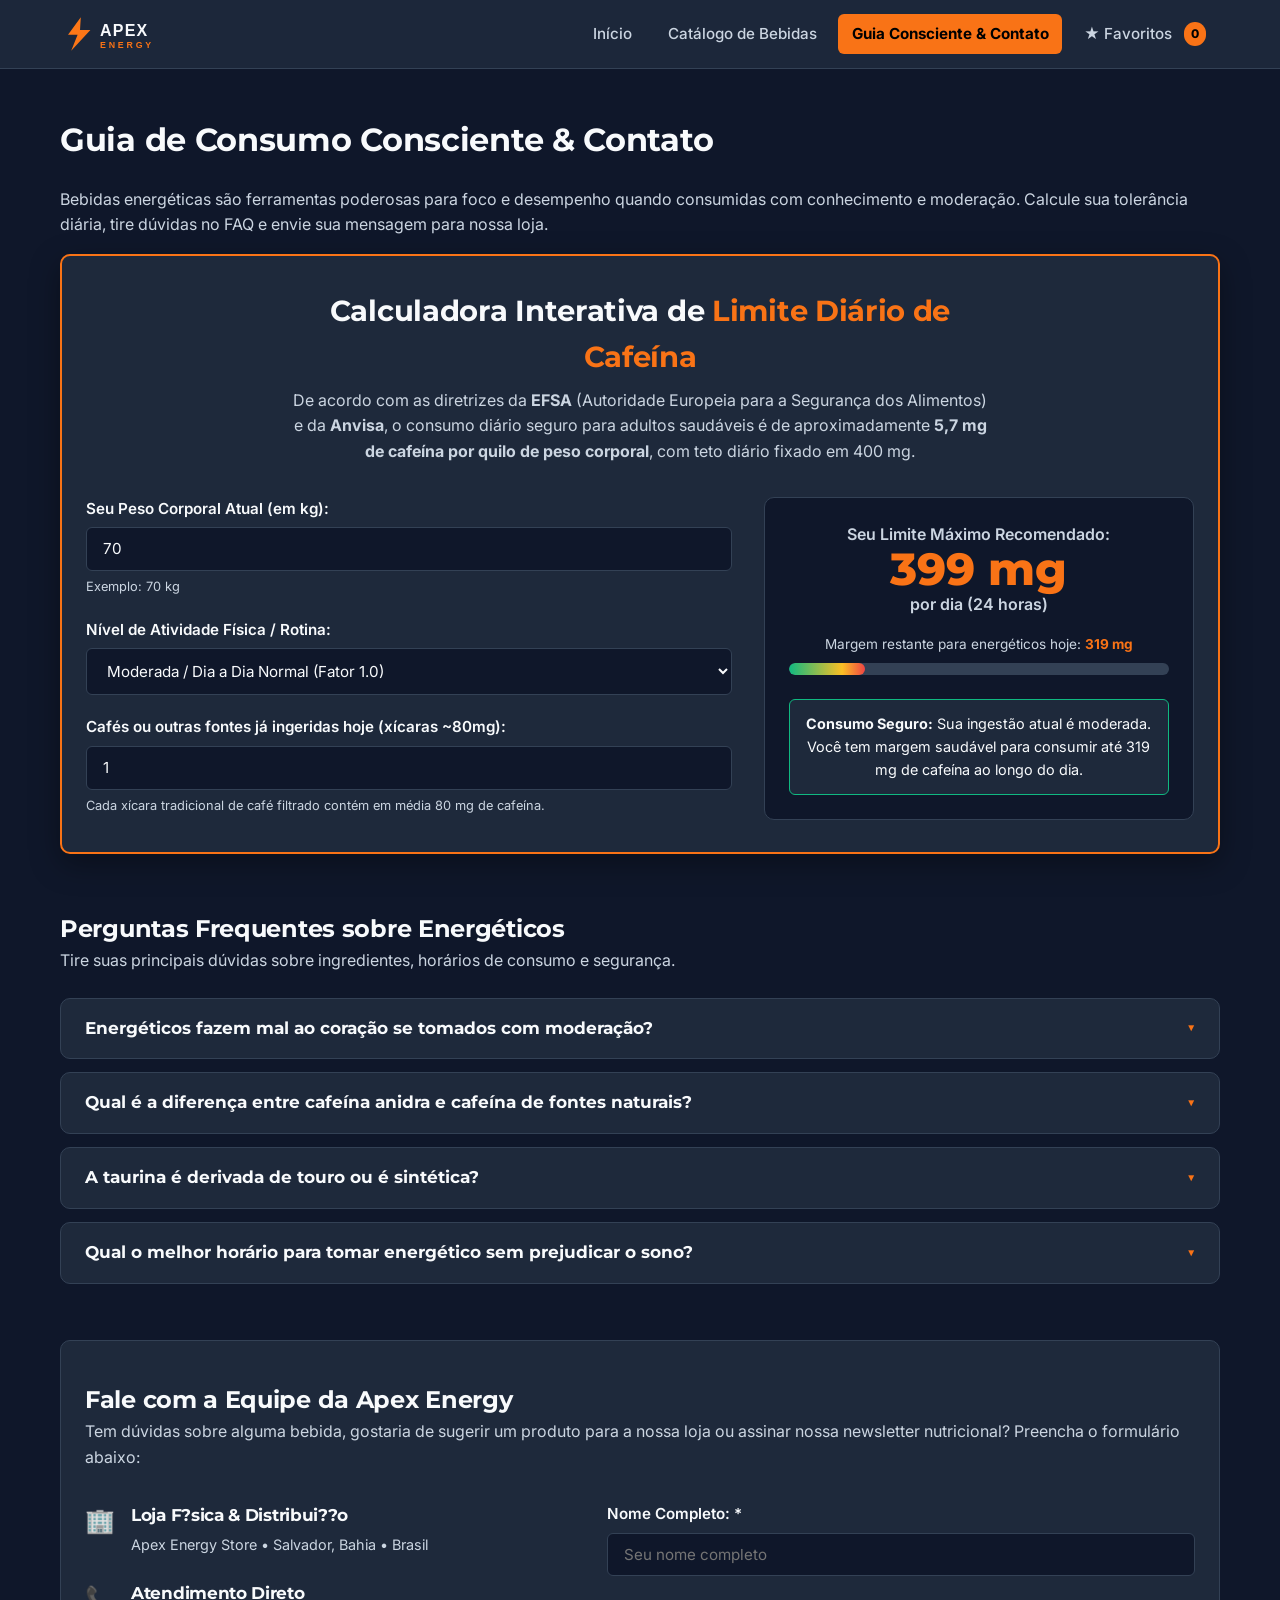
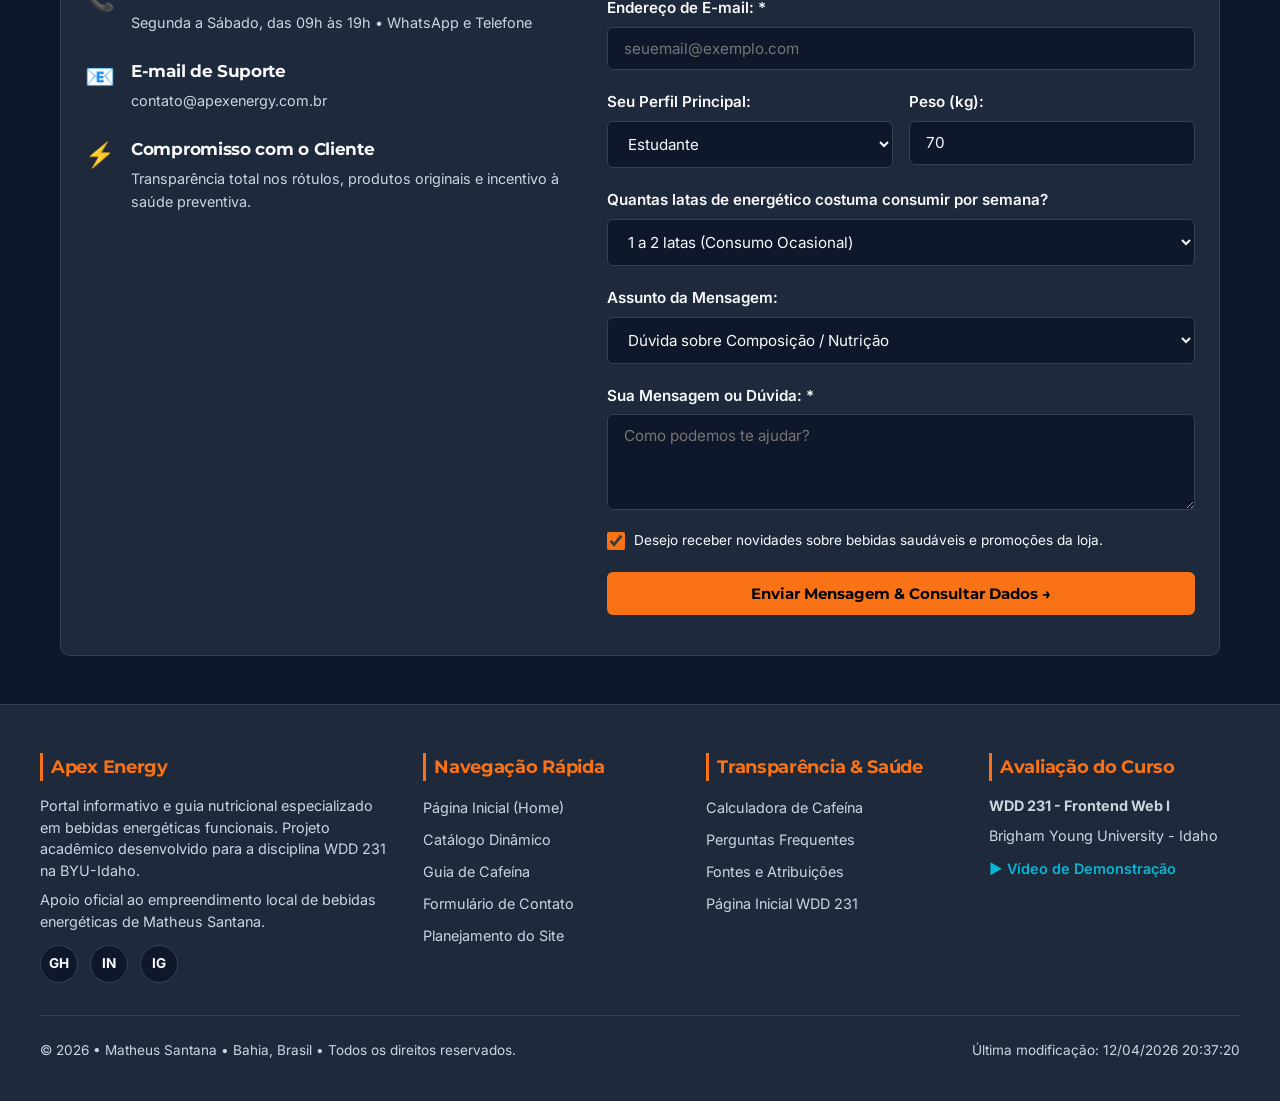
<file: final/guia.html>
<!DOCTYPE html>
<html lang="pt-BR">

<head>
  <meta charset="UTF-8">
  <meta name="viewport" content="width=device-width, initial-scale=1.0">
  <title>Guia de Consumo Consciente e Contato | Apex Energy</title>
  <meta name="description" content="Calcule seu limite di?rio seguro de cafe?na segundo normas da EFSA e Anvisa, tire d?vidas frequentes e fale com a equipe Apex Energy.">
  <meta name="author" content="Matheus Santana">

  <!-- Favicon -->
  <link rel="icon" type="image/svg+xml" href="imagens/logo-apex.svg">
  <!-- Open Graph / Redes Sociais -->
  <meta property="og:title" content="Apex Energy - Calculadora de Cafeina e Guia">
  <meta property="og:description" content="Calcule seu limite diario seguro de cafeina segundo normas da EFSA e Anvisa, tire duvidas frequentes e fale com a equipe Apex Energy.">
  <meta property="og:type" content="website">
  <meta property="og:image" content="https://matheustriskin.github.io/wdd231/final/imagens/og-image.png">
  <meta property="og:url" content="https://matheustriskin.github.io/wdd231/final/guia.html">

  <!-- Open Graph -->

  <!-- Fontes Google Fonts -->
  <link rel="preconnect" href="https://fonts.googleapis.com">
  <link rel="preconnect" href="https://fonts.gstatic.com" crossorigin>
  <link
    href="https://fonts.googleapis.com/css2?family=Inter:wght@400;500;600;700&family=Montserrat:wght@700;800&display=swap"
    rel="stylesheet">

  <!-- Estilos CSS -->
  <link rel="stylesheet" href="estilos/normalize.css">
  <link rel="stylesheet" href="estilos/base.css">
  <link rel="stylesheet" href="estilos/guia.css">

  <!-- JavaScript ES Module -->
  <script type="module" src="scripts/guia.js"></script>
</head>

<body>
  <!-- Cabeçalho Principal -->
  <header class="cabecalho-site">
    <div class="cabecalho-container">
      <a href="index.html" class="marca-link" aria-label="Página Inicial Apex Energy">
        <img src="imagens/logo-apex.svg" alt="Logotipo da Apex Energy" width="160" height="40">
      </a>

      <!-- Botão Hambúrguer Móvel -->
      <button id="botao-menu-hamburguer" class="botao-menu-hamburguer" aria-label="Abrir Menu de Navegação"
        aria-expanded="false" aria-controls="menu-navegacao">
        <span class="linha-hamburguer linha-1"></span>
        <span class="linha-hamburguer linha-2"></span>
        <span class="linha-hamburguer linha-3"></span>
      </button>

      <!-- Navegação Principal com Wayfinding -->
      <nav id="menu-navegacao" class="menu-navegacao" aria-label="Navegação Principal do Site">
        <ul class="menu-lista">
          <li><a href="index.html" class="menu-link">Início</a></li>
          <li><a href="catalogo.html" class="menu-link">Catálogo de Bebidas</a></li>
          <li><a href="guia.html" class="menu-link ativo">Guia Consciente &amp; Contato</a></li>
          <li>
            <a href="catalogo.html?filtro=favoritos" class="menu-link" aria-label="Ver produtos favoritos">
              &#9733; Favoritos <span class="badge-favoritos badge-favoritos-contador">0</span>
            </a>
          </li>
        </ul>
      </nav>
    </div>
  </header>

  <!-- Conteúdo Principal -->
  <main>
    <header class="cabecalho-pagina">
      <h1>Guia de Consumo Consciente &amp; <span>Contato</span></h1>
      <p>
        Bebidas energéticas são ferramentas poderosas para foco e desempenho quando consumidas com conhecimento e
        moderação. Calcule sua tolerância diária, tire dúvidas no FAQ e envie sua mensagem para nossa loja.
      </p>
    </header>

    <!-- Seção 1: Calculadora Interativa de Cafeína -->
    <section id="calculadora" class="calculadora-card" aria-labelledby="titulo-calc">
      <div class="calculadora-topo">
        <h2 id="titulo-calc">Calculadora Interativa de <span>Limite Diário de Cafeína</span></h2>
        <p>
          De acordo com as diretrizes da <strong>EFSA</strong> (Autoridade Europeia para a Segurança dos Alimentos) e da
          <strong>Anvisa</strong>, o consumo diário seguro para adultos saudáveis é de aproximadamente <strong>5,7 mg de
          cafeína por quilo de peso corporal</strong>, com teto diário fixado em 400 mg.
        </p>
      </div>

      <div class="calculadora-grid">
        <!-- Controles de Entrada -->
        <div class="calc-formulario">
          <div class="campo-grupo">
            <label for="calc-peso">Seu Peso Corporal Atual (em kg):</label>
            <input type="number" id="calc-peso" min="40" max="180" value="70" step="1"
              aria-describedby="dica-peso">
            <span id="dica-peso" class="dica-campo">Exemplo: 70 kg</span>
          </div>

          <div class="campo-grupo">
            <label for="calc-atividade">Nível de Atividade Física / Rotina:</label>
            <select id="calc-atividade">
              <option value="1.0">Moderada / Dia a Dia Normal (Fator 1.0)</option>
              <option value="1.05">Atleta / Treinos Intensos Diários (Fator 1.05)</option>
              <option value="0.9">Sensível à Cafeína / Sedentário (Fator 0.9)</option>
            </select>
          </div>

          <div class="campo-grupo">
            <label for="calc-cafe-doses">Cafés ou outras fontes já ingeridas hoje (xícaras ~80mg):</label>
            <input type="number" id="calc-cafe-doses" min="0" max="10" value="1" step="1">
            <span class="dica-campo">Cada xícara tradicional de café filtrado contém em média 80 mg de cafeína.</span>
          </div>
        </div>

        <!-- Painel de Resultados Interativo -->
        <div class="calc-resultado" aria-live="polite">
          <div>
            <span class="resultado-unidade">Seu Limite Máximo Recomendado:</span>
            <div id="calc-resultado-limite" class="resultado-numero-destaque">400 mg</div>
            <span class="resultado-unidade">por dia (24 horas)</span>
          </div>

          <div class="largura-total">
            <span class="calc-margem-rotulo">
              Margem restante para energéticos hoje: <strong id="calc-resultado-restante" class="calc-destaque-laranja">320 mg</strong>
            </span>
            <div class="barra-termometro-container" role="progressbar" aria-valuenow="60" aria-valuemin="0" aria-valuemax="100">
              <div id="barra-termometro-preenchimento" class="barra-termometro-preenchimento"></div>
            </div>
          </div>

          <div id="calc-diagnostico" class="resultado-diagnostico">
            <strong>Consumo Seguro:</strong> Sua ingestão estimada está dentro dos limites saudáveis.
          </div>
        </div>
      </div>
    </section>

    <!-- Seção 2: Perguntas Frequentes (FAQ com Acordeão Interativo) -->
    <section id="faq" class="secao-faq" aria-labelledby="titulo-faq">
      <div class="secao-cabecalho">
        <h2 id="titulo-faq">Perguntas Frequentes sobre Energéticos</h2>
        <p>Tire suas principais dúvidas sobre ingredientes, horários de consumo e segurança.</p>
      </div>

      <div class="faq-lista">
        <!-- Item 1 -->
        <div class="faq-item">
          <button class="faq-pergunta-btn" aria-expanded="false">
            <span>Energéticos fazem mal ao coração se tomados com moderação?</span>
            <span class="faq-icone-seta" aria-hidden="true">&#9660;</span>
          </button>
          <div class="faq-resposta">
            <p>
              Para adultos saudáveis sem cardiopatias pré-existentes, o consumo moderado (dentro de até 400 mg de cafeína
              por dia, equivalente a cerca de 1 a 2 latas padrão) é considerado seguro pelas principais autoridades
              sanitárias mundiais (EFSA, FDA e Anvisa). O risco está no consumo excessivo, rápido ou combinado com
              bebidas alcoólicas.
            </p>
          </div>
        </div>

        <!-- Item 2 -->
        <div class="faq-item">
          <button class="faq-pergunta-btn" aria-expanded="false">
            <span>Qual é a diferença entre cafeína anidra e cafeína de fontes naturais?</span>
            <span class="faq-icone-seta" aria-hidden="true">&#9660;</span>
          </button>
          <div class="faq-resposta">
            <p>
              A cafeína anidra é uma forma pura e desidratada de cafeína, absorvida com extrema rapidez pelo organismo,
              sendo muito eficiente para pré-treino e pico de foco imediato. Já a cafeína de fontes naturais (como chá
              verde, guaraná ou erva-mate) vem acompanhada de polifenóis e L-teanina, proporcionando uma liberação mais
              gradual e contínua no sangue, sem o efeito de queda súbita (crash).
            </p>
          </div>
        </div>

        <!-- Item 3 -->
        <div class="faq-item">
          <button class="faq-pergunta-btn" aria-expanded="false">
            <span>A taurina é derivada de touro ou é sintética?</span>
            <span class="faq-icone-seta" aria-hidden="true">&#9660;</span>
          </button>
          <div class="faq-resposta">
            <p>
              Mito comum! A taurina utilizada em todas as marcas modernas de bebidas energéticas é 100% sintetizada em
              laboratório farmacêutico e vegana, garantindo pureza absoluta e segurança alimentar, sem qualquer origem
              animal.
            </p>
          </div>
        </div>

        <!-- Item 4 -->
        <div class="faq-item">
          <button class="faq-pergunta-btn" aria-expanded="false">
            <span>Qual o melhor horário para tomar energético sem prejudicar o sono?</span>
            <span class="faq-icone-seta" aria-hidden="true">&#9660;</span>
          </button>
          <div class="faq-resposta">
            <p>
              A meia-vida da cafeína no corpo humano varia entre 5 e 8 horas. Por isso, especialistas recomendam cessar a
              ingestão de qualquer estimulante pelo menos 6 horas antes do seu horário habitual de dormir para não
              comprometer a fase profunda do sono reparador (sono REM).
            </p>
          </div>
        </div>
      </div>
    </section>

    <!-- Seção 3: Formulário de Contato & Newsletter -->
    <section id="contato" class="secao-contato" aria-labelledby="titulo-contato">
      <div class="secao-cabecalho">
        <h2 id="titulo-contato">Fale com a Equipe da Apex Energy</h2>
        <p>
          Tem dúvidas sobre alguma bebida, gostaria de sugerir um produto para a nossa loja ou assinar nossa newsletter
          nutricional? Preencha o formulário abaixo:
        </p>
      </div>

      <div class="contato-grid">
        <!-- Informações de Contato / Loja -->
        <div class="contato-info-bloco">
          <div class="info-item">
            <span class="info-icone" aria-hidden="true">&#127970;</span>
            <div class="info-texto">
              <h3>Loja F?sica &amp; Distribui??o</h3>
              <p>Apex Energy Store &bull; Salvador, Bahia &bull; Brasil</p>
            </div>
          </div>

          <div class="info-item">
            <span class="info-icone" aria-hidden="true">&#128222;</span>
            <div class="info-texto">
              <h3>Atendimento Direto</h3>
              <p>Segunda a Sábado, das 09h às 19h &bull; WhatsApp e Telefone</p>
            </div>
          </div>

          <div class="info-item">
            <span class="info-icone" aria-hidden="true">&#128231;</span>
            <div class="info-texto">
              <h3>E-mail de Suporte</h3>
              <p>contato@apexenergy.com.br</p>
            </div>
          </div>

          <div class="info-item">
            <span class="info-icone" aria-hidden="true">&#9889;</span>
            <div class="info-texto">
              <h3>Compromisso com o Cliente</h3>
              <p>Transparência total nos rótulos, produtos originais e incentivo à saúde preventiva.</p>
            </div>
          </div>
        </div>

        <!-- Formulário HTML com Validação -->
        <form id="form-contato-apex" class="formulario-contato" method="get" action="agradecimento.html" novalidate>
          <div class="campo-grupo">
            <label for="campo-nome">Nome Completo: *</label>
            <input type="text" id="campo-nome" name="nome" required minlength="3" placeholder="Seu nome completo"
              autocomplete="name">
            <span class="msg-erro-validacao">Por favor, digite seu nome completo (mínimo 3 caracteres).</span>
          </div>

          <div class="campo-grupo">
            <label for="campo-email">Endereço de E-mail: *</label>
            <input type="email" id="campo-email" name="email" required placeholder="seuemail@exemplo.com"
              autocomplete="email">
            <span class="msg-erro-validacao">Informe um e-mail válido com @ e domínio.</span>
          </div>

          <div class="grade-dupla">
            <div class="campo-grupo">
              <label for="campo-perfil">Seu Perfil Principal:</label>
              <select id="campo-perfil" name="perfil">
                <option value="Estudante">Estudante</option>
                <option value="Atleta / Esportista">Atleta / Esportista</option>
                <option value="Gamer / Criador">Gamer / Criador</option>
                <option value="Profissional / Escritório">Profissional / Escritório</option>
                <option value="Outro">Outro</option>
              </select>
            </div>

            <div class="campo-grupo">
              <label for="campo-peso-form">Peso (kg):</label>
              <input type="number" id="campo-peso-form" name="peso" min="35" max="220" value="70">
            </div>
          </div>

          <div class="campo-grupo">
            <label for="campo-consumo">Quantas latas de energético costuma consumir por semana?</label>
            <select id="campo-consumo" name="consumo">
              <option value="1 a 2 latas">1 a 2 latas (Consumo Ocasional)</option>
              <option value="3 a 5 latas">3 a 5 latas (Consumo Moderado)</option>
              <option value="6 ou mais latas">6 ou mais latas (Consumo Frequente)</option>
              <option value="Raramente / Primeira vez">Raramente / Primeira vez</option>
            </select>
          </div>

          <div class="campo-grupo">
            <label for="campo-assunto">Assunto da Mensagem:</label>
            <select id="campo-assunto" name="assunto">
              <option value="Dúvida Nutricional">Dúvida sobre Composição / Nutrição</option>
              <option value="Informação de Produto">Informação sobre Bebida da Loja</option>
              <option value="Sugestão de Marca">Sugestão de Novo Sabor ou Marca</option>
              <option value="Outro">Outro Assunto</option>
            </select>
          </div>

          <div class="campo-grupo">
            <label for="campo-mensagem">Sua Mensagem ou Dúvida: *</label>
            <textarea id="campo-mensagem" name="mensagem" rows="4" required minlength="5"
              placeholder="Como podemos te ajudar?"></textarea>
            <span class="msg-erro-validacao">Por favor, escreva sua mensagem (mínimo 5 caracteres).</span>
          </div>

          <div class="checkbox-grupo">
            <input type="checkbox" id="campo-newsletter" name="newsletter" checked>
            <label for="campo-newsletter">Desejo receber novidades sobre bebidas saudáveis e promoções da loja.</label>
          </div>

          <button type="submit" class="btn btn-primario btn-bloco">
            Enviar Mensagem &amp; Consultar Dados &#8594;
          </button>
        </form>
      </div>
    </section>
  </main>

  <!-- Rodapé Global -->
  <footer class="rodape-site">
    <div class="rodape-container">
      <div class="rodape-coluna">
        <h3>Apex Energy</h3>
        <p>
          Portal informativo e guia nutricional especializado em bebidas energéticas funcionais. Projeto acadêmico
          desenvolvido para a disciplina WDD 231 na BYU-Idaho.
        </p>
        <p>
          Apoio oficial ao empreendimento local de bebidas energéticas de Matheus Santana.
        </p>
        <div class="redes-sociais-links">
          <a href="https://github.com/matheustriskin" target="_blank" rel="noopener" aria-label="GitHub de Matheus Santana">GH</a>
          <a href="https://linkedin.com" target="_blank" rel="noopener" aria-label="LinkedIn de Matheus Santana">IN</a>
          <a href="https://instagram.com" target="_blank" rel="noopener" aria-label="Instagram da Apex Energy">IG</a>
        </div>
      </div>

      <div class="rodape-coluna">
        <h3>Navegação Rápida</h3>
        <ul class="rodape-links">
          <li><a href="index.html">Página Inicial (Home)</a></li>
          <li><a href="catalogo.html">Catálogo Dinâmico</a></li>
          <li><a href="guia.html">Guia de Cafeína</a></li>
          <li><a href="guia.html#contato">Formulário de Contato</a></li>
          <li><a href="site-plan.html">Planejamento do Site</a></li>
        </ul>
      </div>

      <div class="rodape-coluna">
        <h3>Transparência &amp; Saúde</h3>
        <ul class="rodape-links">
          <li><a href="guia.html#calculadora">Calculadora de Cafeína</a></li>
          <li><a href="guia.html#faq">Perguntas Frequentes</a></li>
          <li><a href="atribuicoes.html">Fontes e Atribuições</a></li>
          <li><a href="../index.html">Página Inicial WDD 231</a></li>
        </ul>
      </div>

      <div class="rodape-coluna">
        <h3>Avaliação do Curso</h3>
        <p><strong>WDD 231 - Frontend Web I</strong></p>
        <p>Brigham Young University - Idaho</p>
        <p class="rodape-video-paragrafo">
          <a href="#" class="link-video-destaque" aria-label="Link para o vídeo de apresentação do projeto no Loom ou YouTube">
            &#9654; Vídeo de Demonstração
          </a>
        </p>
      </div>
    </div>

    <div class="rodape-inferior">
      <p>&copy; <span id="anoAtual"></span> &bull; Matheus Santana &bull; Bahia, Brasil &bull; Todos os direitos reservados.</p>
      <p id="ultimaModificacao"></p>
    </div>
  </footer>
</body>

</html>
</file>
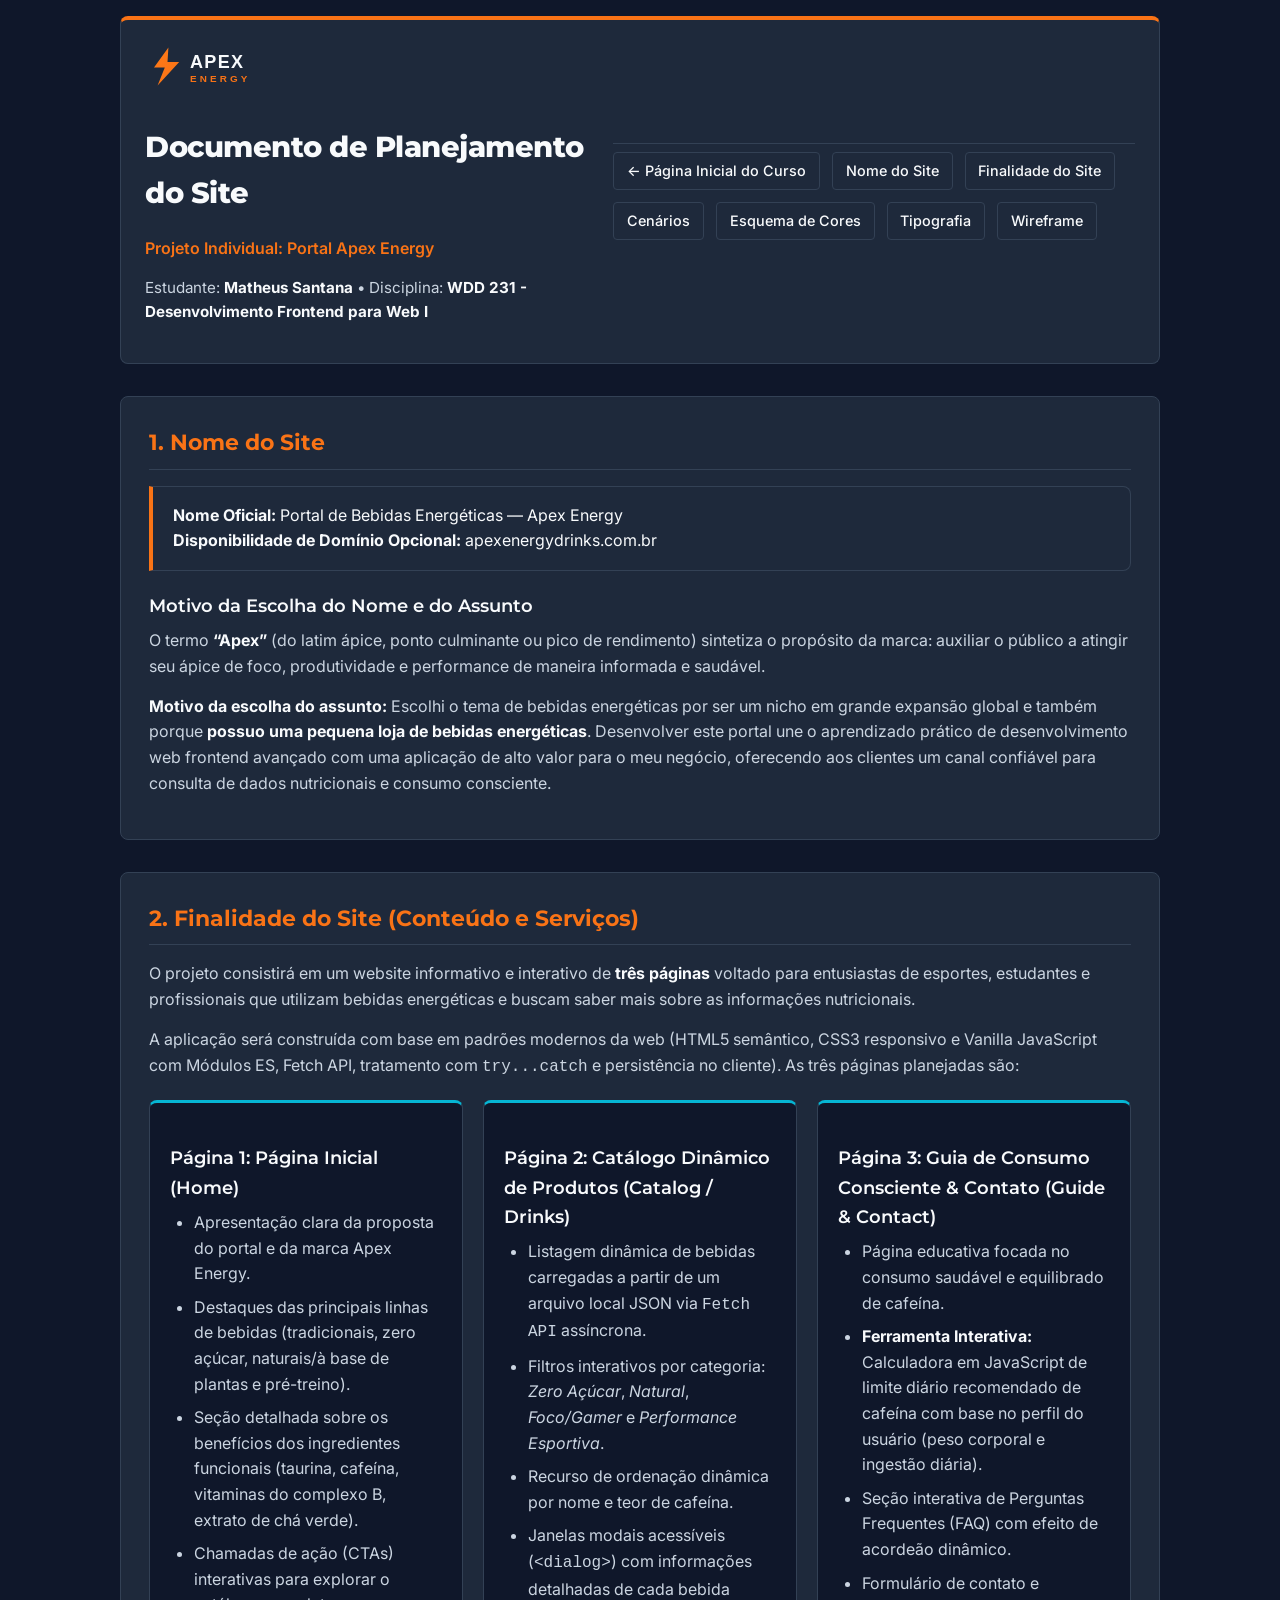
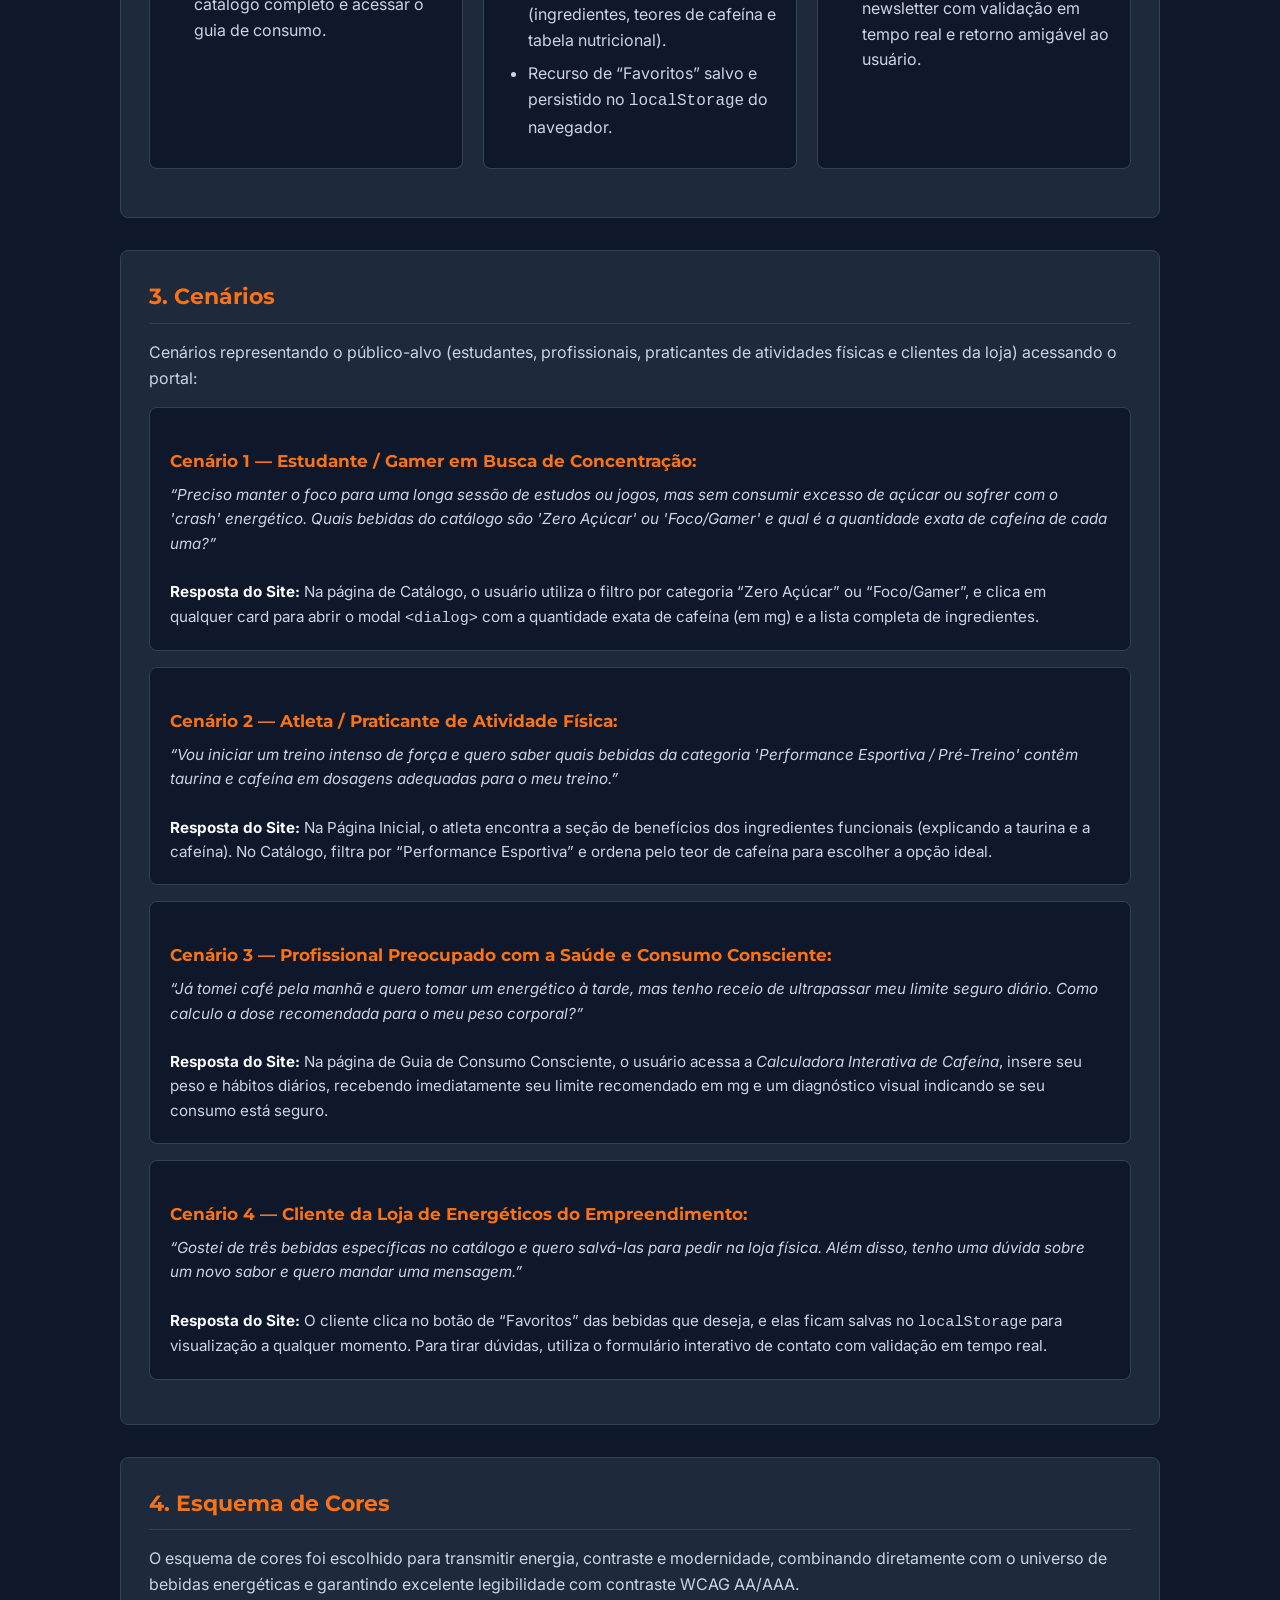
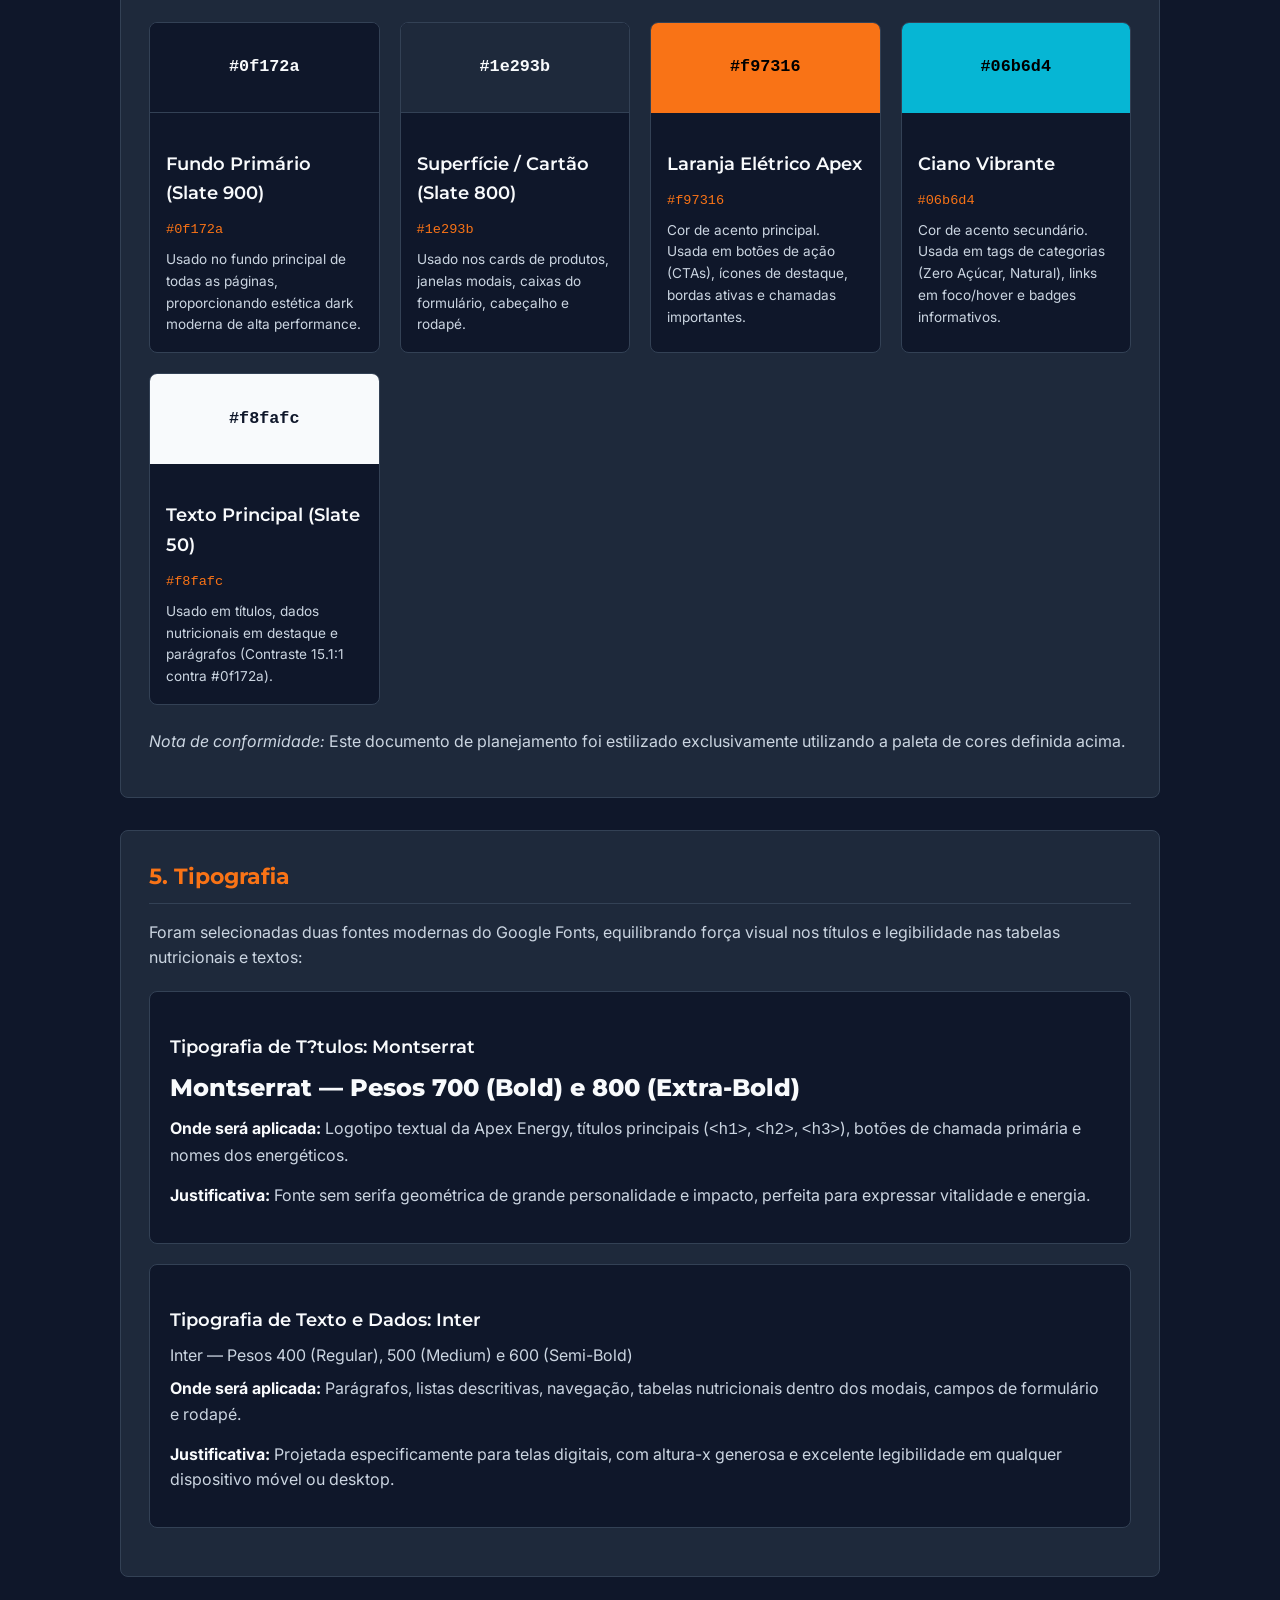
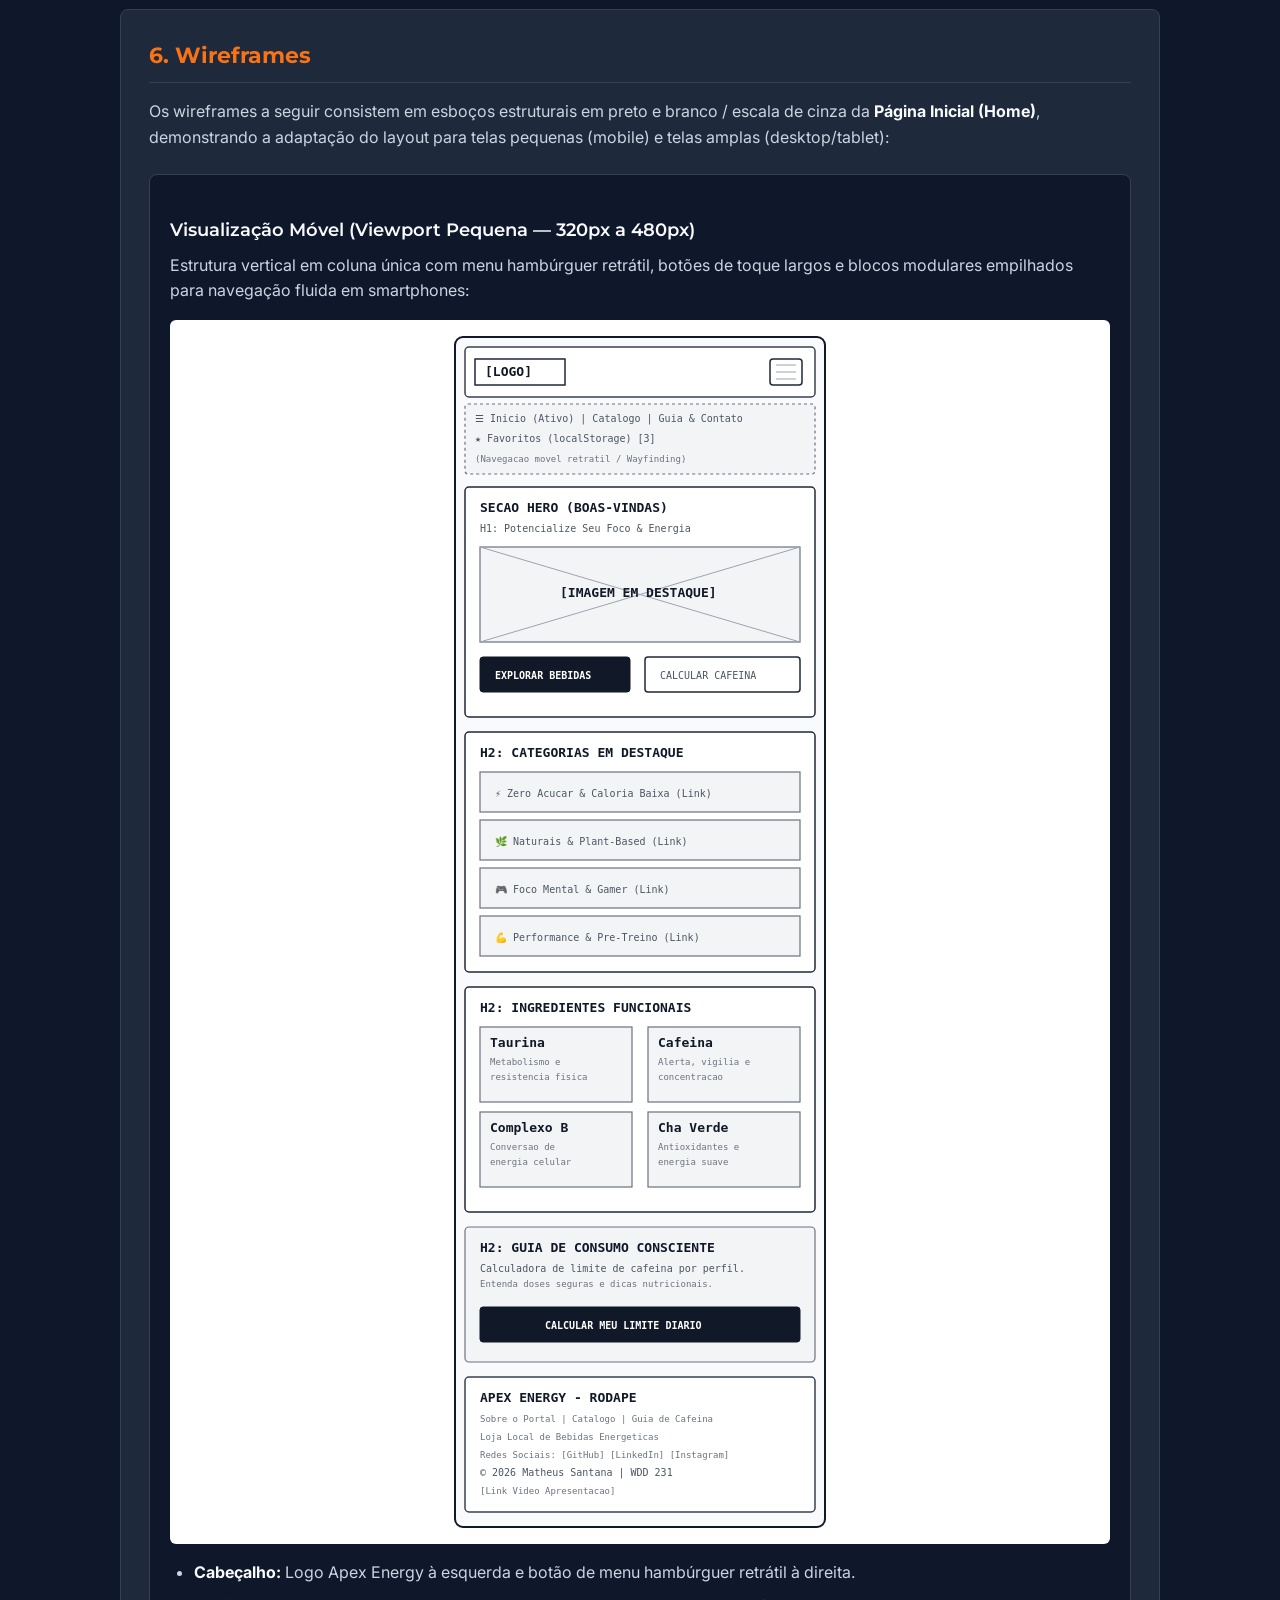
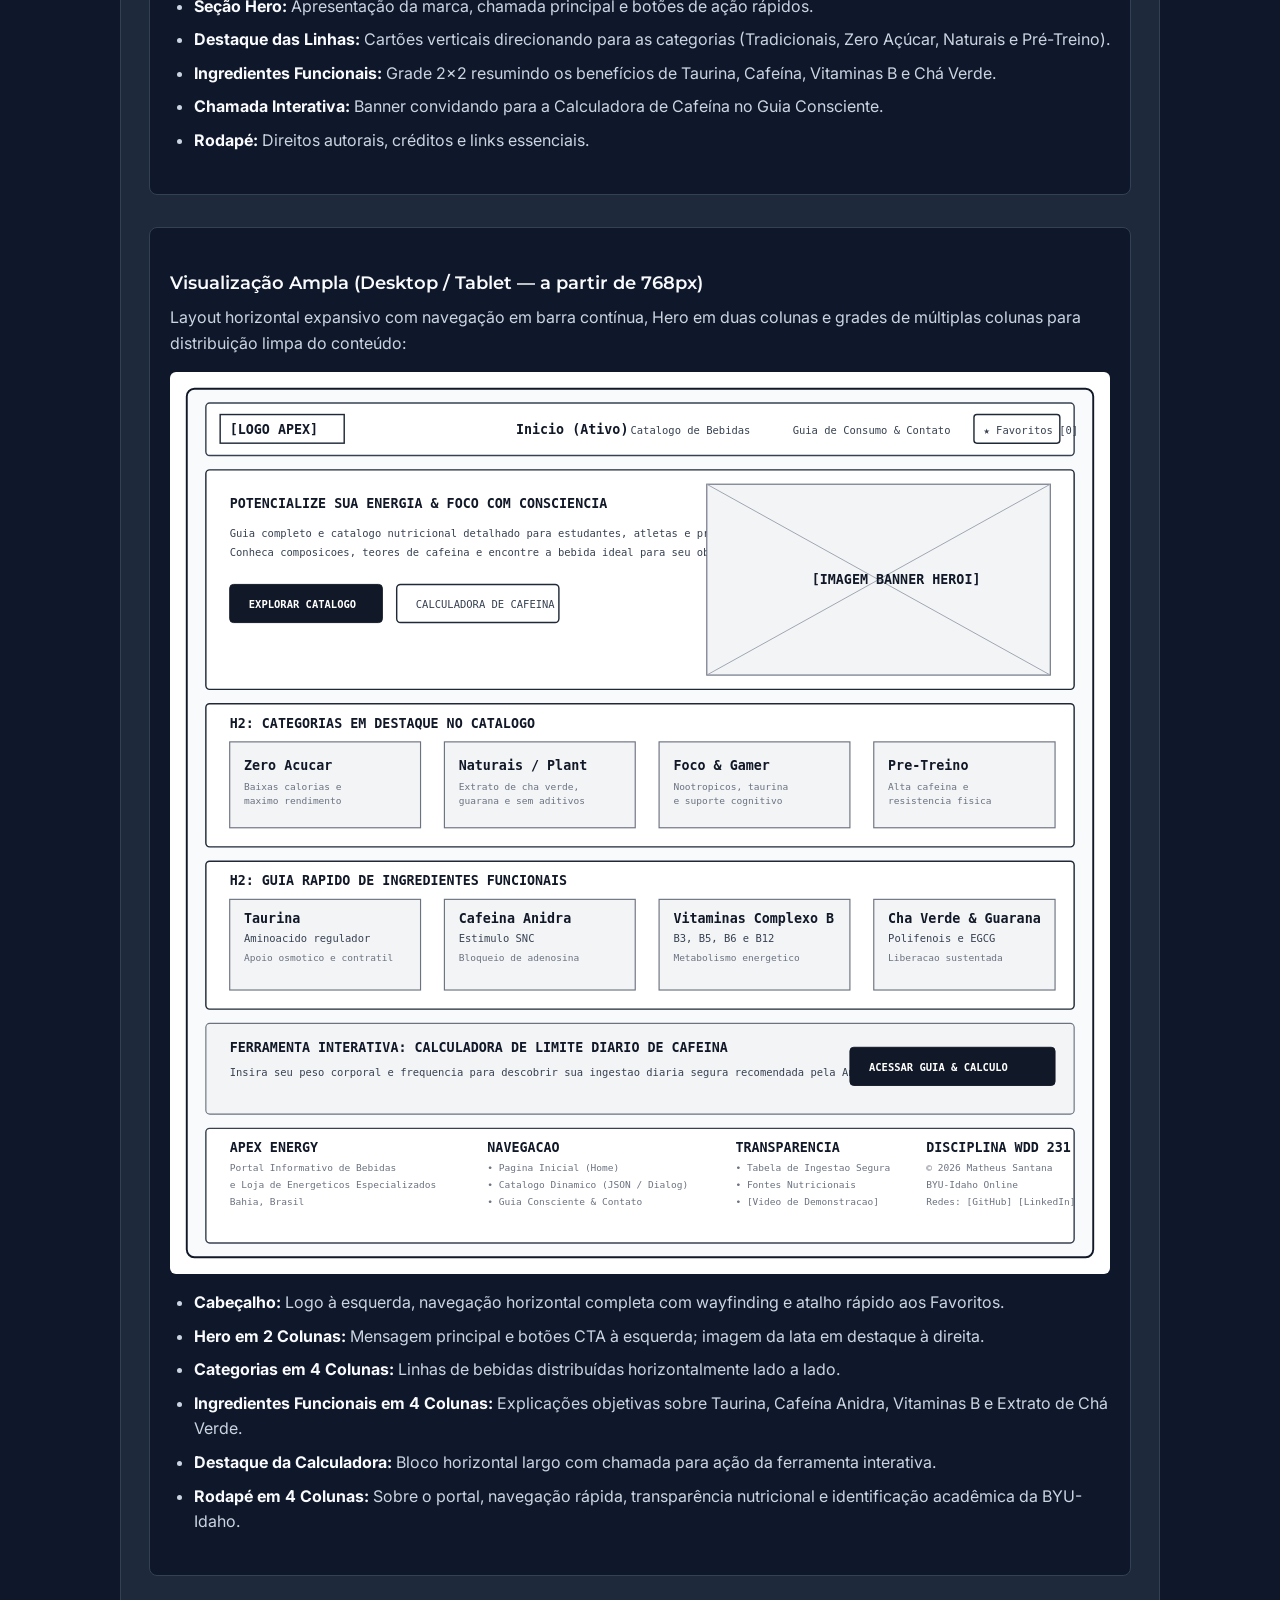
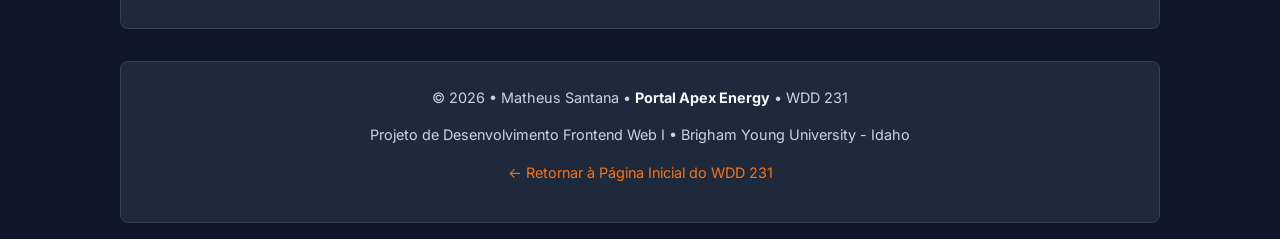
<file: final/site-plan.html>
<!DOCTYPE html>
<html lang="pt-BR">

<head>
  <meta charset="UTF-8">
  <meta name="viewport" content="width=device-width, initial-scale=1.0">
  <title>Planejamento do Site - Apex Energy | WDD 231</title>
  <meta name="description" content="Documento de planejamento do projeto Apex Energy com prop?sito do site, personas, esquema de cores, tipografia e wireframes completos.">
  <meta name="author" content="Matheus Santana">
  <link rel="icon" type="image/svg+xml" href="imagens/logo-apex.svg">
  <!-- Open Graph / Redes Sociais -->
  <meta property="og:title" content="Apex Energy - Planejamento do Site do Projeto S05">
  <meta property="og:description" content="Documento de planejamento do projeto Apex Energy com proposito do site, personas, esquema de cores, tipografia e wireframes completos.">
  <meta property="og:type" content="website">
  <meta property="og:image" content="https://matheustriskin.github.io/wdd231/final/imagens/og-image.png">
  <meta property="og:url" content="https://matheustriskin.github.io/wdd231/final/site-plan.html">

  <!-- Open Graph / Redes Sociais -->
  <link rel="preconnect" href="https://fonts.googleapis.com">
  <link rel="preconnect" href="https://fonts.gstatic.com" crossorigin>
  <link
    href="https://fonts.googleapis.com/css2?family=Inter:wght@400;500;600&family=Montserrat:wght@700;800&display=swap"
    rel="stylesheet">
  <link rel="stylesheet" href="estilos/normalize.css">
  <link rel="stylesheet" href="estilos/site-plan.css">
  <script type="module" src="scripts/site-plan.js"></script>
</head>

<body>
  <header class="cabecalho-planejamento">
    <div class="cabecalho-topo">
      <a href="site-plan.html" class="logo-link">
        <img src="imagens/logo-apex.svg" alt="Logotipo oficial da Apex Energy" width="180" height="45">
      </a>
      <div class="cabecalho-titulos">
        <h1>Documento de Planejamento do Site</h1>
        <p class="subtitulo-plano">Projeto Individual: Portal Apex Energy</p>
        <p class="autor-info">Estudante: <strong>Matheus Santana</strong> &bull; Disciplina: <strong>WDD 231 - Desenvolvimento Frontend para Web I</strong></p>
      </div>
    </div>
    <nav class="nav-planejamento" aria-label="Navegação do Documento">
      <a href="../index.html">&larr; Página Inicial do Curso</a>
      <a href="#nome-site">Nome do Site</a>
      <a href="#finalidade-site">Finalidade do Site</a>
      <a href="#cenarios">Cenários</a>
      <a href="#esquema-cores">Esquema de Cores</a>
      <a href="#tipografia">Tipografia</a>
      <a href="#wireframe">Wireframe</a>
    </nav>
  </header>

  <main class="conteudo-plano">

    <!-- 1. NOME DO SITE -->
    <section id="nome-site" class="secao-plano">
      <h2>1. Nome do Site</h2>
      <div class="bloco-destaque">
        <p><strong>Nome Oficial:</strong> Portal de Bebidas Energéticas &mdash; Apex Energy</p>
        <p><strong>Disponibilidade de Domínio Opcional:</strong> apexenergydrinks.com.br</p>
      </div>
      <h3>Motivo da Escolha do Nome e do Assunto</h3>
      <p>
        O termo <strong>&ldquo;Apex&rdquo;</strong> (do latim ápice, ponto culminante ou pico de rendimento) sintetiza o propósito da marca: auxiliar o público a atingir seu ápice de foco, produtividade e performance de maneira informada e saudável.
      </p>
      <p>
        <strong>Motivo da escolha do assunto:</strong> Escolhi o tema de bebidas energéticas por ser um nicho em grande expansão global e também porque <strong>possuo uma pequena loja de bebidas energéticas</strong>. Desenvolver este portal une o aprendizado prático de desenvolvimento web frontend avançado com uma aplicação de alto valor para o meu negócio, oferecendo aos clientes um canal confiável para consulta de dados nutricionais e consumo consciente.
      </p>
    </section>

    <!-- 2. FINALIDADE DO SITE -->
    <section id="finalidade-site" class="secao-plano">
      <h2>2. Finalidade do Site (Conteúdo e Serviços)</h2>
      <p>
        O projeto consistirá em um website informativo e interativo de <strong>três páginas</strong> voltado para entusiastas de esportes, estudantes e profissionais que utilizam bebidas energéticas e buscam saber mais sobre as informações nutricionais.
      </p>
      <p>
        A aplicação será construída com base em padrões modernos da web (HTML5 semântico, CSS3 responsivo e Vanilla JavaScript com Módulos ES, Fetch API, tratamento com <code>try...catch</code> e persistência no cliente). As três páginas planejadas são:
      </p>

      <div class="grade-paginas">
        <article class="card-pagina">
          <h3>Página 1: Página Inicial (Home)</h3>
          <ul>
            <li>Apresentação clara da proposta do portal e da marca Apex Energy.</li>
            <li>Destaques das principais linhas de bebidas (tradicionais, zero açúcar, naturais/à base de plantas e pré-treino).</li>
            <li>Seção detalhada sobre os benefícios dos ingredientes funcionais (taurina, cafeína, vitaminas do complexo B, extrato de chá verde).</li>
            <li>Chamadas de ação (CTAs) interativas para explorar o catálogo completo e acessar o guia de consumo.</li>
          </ul>
        </article>

        <article class="card-pagina">
          <h3>Página 2: Catálogo Dinâmico de Produtos (Catalog / Drinks)</h3>
          <ul>
            <li>Listagem dinâmica de bebidas carregadas a partir de um arquivo local JSON via <code>Fetch API</code> assíncrona.</li>
            <li>Filtros interativos por categoria: <em>Zero Açúcar</em>, <em>Natural</em>, <em>Foco/Gamer</em> e <em>Performance Esportiva</em>.</li>
            <li>Recurso de ordenação dinâmica por nome e teor de cafeína.</li>
            <li>Janelas modais acessíveis (<code>&lt;dialog&gt;</code>) com informações detalhadas de cada bebida (ingredientes, teores de cafeína e tabela nutricional).</li>
            <li>Recurso de &ldquo;Favoritos&rdquo; salvo e persistido no <code>localStorage</code> do navegador.</li>
          </ul>
        </article>

        <article class="card-pagina">
          <h3>Página 3: Guia de Consumo Consciente &amp; Contato (Guide &amp; Contact)</h3>
          <ul>
            <li>Página educativa focada no consumo saudável e equilibrado de cafeína.</li>
            <li><strong>Ferramenta Interativa:</strong> Calculadora em JavaScript de limite diário recomendado de cafeína com base no perfil do usuário (peso corporal e ingestão diária).</li>
            <li>Seção interativa de Perguntas Frequentes (FAQ) com efeito de acordeão dinâmico.</li>
            <li>Formulário de contato e newsletter com validação em tempo real e retorno amigável ao usuário.</li>
          </ul>
        </article>
      </div>
    </section>

    <!-- 3. CENÁRIOS -->
    <section id="cenarios" class="secao-plano">
      <h2>3. Cenários</h2>
      <p>
        Cenários representando o público-alvo (estudantes, profissionais, praticantes de atividades físicas e clientes da loja) acessando o portal:
      </p>

      <div class="cenarios-lista">
        <article class="card-cenario">
          <h3 class="pergunta-cenario">Cenário 1 &mdash; Estudante / Gamer em Busca de Concentração:</h3>
          <p class="resposta-cenario">
            <em>&ldquo;Preciso manter o foco para uma longa sessão de estudos ou jogos, mas sem consumir excesso de açúcar ou sofrer com o 'crash' energético. Quais bebidas do catálogo são 'Zero Açúcar' ou 'Foco/Gamer' e qual é a quantidade exata de cafeína de cada uma?&rdquo;</em>
            <br><br>
            <strong>Resposta do Site:</strong> Na página de Catálogo, o usuário utiliza o filtro por categoria &ldquo;Zero Açúcar&rdquo; ou &ldquo;Foco/Gamer&rdquo;, e clica em qualquer card para abrir o modal <code>&lt;dialog&gt;</code> com a quantidade exata de cafeína (em mg) e a lista completa de ingredientes.
          </p>
        </article>

        <article class="card-cenario">
          <h3 class="pergunta-cenario">Cenário 2 &mdash; Atleta / Praticante de Atividade Física:</h3>
          <p class="resposta-cenario">
            <em>&ldquo;Vou iniciar um treino intenso de força e quero saber quais bebidas da categoria 'Performance Esportiva / Pré-Treino' contêm taurina e cafeína em dosagens adequadas para o meu treino.&rdquo;</em>
            <br><br>
            <strong>Resposta do Site:</strong> Na Página Inicial, o atleta encontra a seção de benefícios dos ingredientes funcionais (explicando a taurina e a cafeína). No Catálogo, filtra por &ldquo;Performance Esportiva&rdquo; e ordena pelo teor de cafeína para escolher a opção ideal.
          </p>
        </article>

        <article class="card-cenario">
          <h3 class="pergunta-cenario">Cenário 3 &mdash; Profissional Preocupado com a Saúde e Consumo Consciente:</h3>
          <p class="resposta-cenario">
            <em>&ldquo;Já tomei café pela manhã e quero tomar um energético à tarde, mas tenho receio de ultrapassar meu limite seguro diário. Como calculo a dose recomendada para o meu peso corporal?&rdquo;</em>
            <br><br>
            <strong>Resposta do Site:</strong> Na página de Guia de Consumo Consciente, o usuário acessa a <em>Calculadora Interativa de Cafeína</em>, insere seu peso e hábitos diários, recebendo imediatamente seu limite recomendado em mg e um diagnóstico visual indicando se seu consumo está seguro.
          </p>
        </article>

        <article class="card-cenario">
          <h3 class="pergunta-cenario">Cenário 4 &mdash; Cliente da Loja de Energéticos do Empreendimento:</h3>
          <p class="resposta-cenario">
            <em>&ldquo;Gostei de três bebidas específicas no catálogo e quero salvá-las para pedir na loja física. Além disso, tenho uma dúvida sobre um novo sabor e quero mandar uma mensagem.&rdquo;</em>
            <br><br>
            <strong>Resposta do Site:</strong> O cliente clica no botão de &ldquo;Favoritos&rdquo; das bebidas que deseja, e elas ficam salvas no <code>localStorage</code> para visualização a qualquer momento. Para tirar dúvidas, utiliza o formulário interativo de contato com validação em tempo real.
          </p>
        </article>
      </div>
    </section>

    <!-- 4. ESQUEMA DE CORES -->
    <section id="esquema-cores" class="secao-plano">
      <h2>4. Esquema de Cores</h2>
      <p>
        O esquema de cores foi escolhido para transmitir energia, contraste e modernidade, combinando diretamente com o universo de bebidas energéticas e garantindo excelente legibilidade com contraste WCAG AA/AAA.
      </p>

      <div class="grade-cores">
        <article class="card-cor">
          <div class="swatch-cor swatch-primaria">#0f172a</div>
          <div class="info-cor">
            <h3>Fundo Primário (Slate 900)</h3>
            <span class="hex-tag">#0f172a</span>
            <p>Usado no fundo principal de todas as páginas, proporcionando estética dark moderna de alta performance.</p>
          </div>
        </article>

        <article class="card-cor">
          <div class="swatch-cor swatch-cartao">#1e293b</div>
          <div class="info-cor">
            <h3>Superfície / Cartão (Slate 800)</h3>
            <span class="hex-tag">#1e293b</span>
            <p>Usado nos cards de produtos, janelas modais, caixas do formulário, cabeçalho e rodapé.</p>
          </div>
        </article>

        <article class="card-cor">
          <div class="swatch-cor swatch-laranja">#f97316</div>
          <div class="info-cor">
            <h3>Laranja Elétrico Apex</h3>
            <span class="hex-tag">#f97316</span>
            <p>Cor de acento principal. Usada em botões de ação (CTAs), ícones de destaque, bordas ativas e chamadas importantes.</p>
          </div>
        </article>

        <article class="card-cor">
          <div class="swatch-cor swatch-ciano">#06b6d4</div>
          <div class="info-cor">
            <h3>Ciano Vibrante</h3>
            <span class="hex-tag">#06b6d4</span>
            <p>Cor de acento secundário. Usada em tags de categorias (Zero Açúcar, Natural), links em foco/hover e badges informativos.</p>
          </div>
        </article>

        <article class="card-cor">
          <div class="swatch-cor swatch-texto">#f8fafc</div>
          <div class="info-cor">
            <h3>Texto Principal (Slate 50)</h3>
            <span class="hex-tag">#f8fafc</span>
            <p>Usado em títulos, dados nutricionais em destaque e parágrafos (Contraste 15.1:1 contra #0f172a).</p>
          </div>
        </article>
      </div>

      <p>
        <em>Nota de conformidade:</em> Este documento de planejamento foi estilizado exclusivamente utilizando a paleta de cores definida acima.
      </p>
    </section>

    <!-- 5. TIPOGRAFIA -->
    <section id="tipografia" class="secao-plano">
      <h2>5. Tipografia</h2>
      <p>
        Foram selecionadas duas fontes modernas do Google Fonts, equilibrando força visual nos títulos e legibilidade nas tabelas nutricionais e textos:
      </p>

      <div class="bloco-tipografia">
        <article class="card-fonte">
          <h3>Tipografia de T?tulos: Montserrat</h3>
          <div class="exemplo-montserrat">Montserrat &mdash; Pesos 700 (Bold) e 800 (Extra-Bold)</div>
          <p>
            <strong>Onde será aplicada:</strong> Logotipo textual da Apex Energy, títulos principais (<code>&lt;h1&gt;</code>, <code>&lt;h2&gt;</code>, <code>&lt;h3&gt;</code>), botões de chamada primária e nomes dos energéticos.
          </p>
          <p>
            <strong>Justificativa:</strong> Fonte sem serifa geométrica de grande personalidade e impacto, perfeita para expressar vitalidade e energia.
          </p>
        </article>

        <article class="card-fonte">
          <h3>Tipografia de Texto e Dados: Inter</h3>
          <div class="exemplo-inter">Inter &mdash; Pesos 400 (Regular), 500 (Medium) e 600 (Semi-Bold)</div>
          <p>
            <strong>Onde será aplicada:</strong> Parágrafos, listas descritivas, navegação, tabelas nutricionais dentro dos modais, campos de formulário e rodapé.
          </p>
          <p>
            <strong>Justificativa:</strong> Projetada especificamente para telas digitais, com altura-x generosa e excelente legibilidade em qualquer dispositivo móvel ou desktop.
          </p>
        </article>
      </div>
    </section>

    <!-- 6. WIREFRAME -->
    <section id="wireframe" class="secao-plano">
      <h2>6. Wireframes</h2>
      <p>
        Os wireframes a seguir consistem em esboços estruturais em preto e branco / escala de cinza da <strong>Página Inicial (Home)</strong>, demonstrando a adaptação do layout para telas pequenas (mobile) e telas amplas (desktop/tablet):
      </p>

      <div class="wireframes-grade">
        <article class="card-wireframe">
          <h3>Visualização Móvel (Viewport Pequena &mdash; 320px a 480px)</h3>
          <p>
            Estrutura vertical em coluna única com menu hambúrguer retrátil, botões de toque largos e blocos modulares empilhados para navegação fluida em smartphones:
          </p>
          <div class="wireframe-img-wrapper">
            <img src="imagens/wireframe-mobile.svg" alt="Wireframe em preto e branco da página inicial em viewport móvel" width="380" height="1200" loading="lazy">
          </div>
          <ul>
            <li><strong>Cabeçalho:</strong> Logo Apex Energy à esquerda e botão de menu hambúrguer retrátil à direita.</li>
            <li><strong>Seção Hero:</strong> Apresentação da marca, chamada principal e botões de ação rápidos.</li>
            <li><strong>Destaque das Linhas:</strong> Cartões verticais direcionando para as categorias (Tradicionais, Zero Açúcar, Naturais e Pré-Treino).</li>
            <li><strong>Ingredientes Funcionais:</strong> Grade 2x2 resumindo os benefícios de Taurina, Cafeína, Vitaminas B e Chá Verde.</li>
            <li><strong>Chamada Interativa:</strong> Banner convidando para a Calculadora de Cafeína no Guia Consciente.</li>
            <li><strong>Rodapé:</strong> Direitos autorais, créditos e links essenciais.</li>
          </ul>
        </article>

        <article class="card-wireframe">
          <h3>Visualização Ampla (Desktop / Tablet &mdash; a partir de 768px)</h3>
          <p>
            Layout horizontal expansivo com navegação em barra contínua, Hero em duas colunas e grades de múltiplas colunas para distribuição limpa do conteúdo:
          </p>
          <div class="wireframe-img-wrapper">
            <img src="imagens/wireframe-desktop.svg" alt="Wireframe em preto e branco da página inicial em viewport desktop" width="960" height="920" loading="lazy">
          </div>
          <ul>
            <li><strong>Cabeçalho:</strong> Logo à esquerda, navegação horizontal completa com wayfinding e atalho rápido aos Favoritos.</li>
            <li><strong>Hero em 2 Colunas:</strong> Mensagem principal e botões CTA à esquerda; imagem da lata em destaque à direita.</li>
            <li><strong>Categorias em 4 Colunas:</strong> Linhas de bebidas distribuídas horizontalmente lado a lado.</li>
            <li><strong>Ingredientes Funcionais em 4 Colunas:</strong> Explicações objetivas sobre Taurina, Cafeína Anidra, Vitaminas B e Extrato de Chá Verde.</li>
            <li><strong>Destaque da Calculadora:</strong> Bloco horizontal largo com chamada para ação da ferramenta interativa.</li>
            <li><strong>Rodapé em 4 Colunas:</strong> Sobre o portal, navegação rápida, transparência nutricional e identificação acadêmica da BYU-Idaho.</li>
          </ul>
        </article>
      </div>
    </section>

  </main>

  <footer class="rodape-planejamento">
    <p>&copy; 2026 &bull; Matheus Santana &bull; <strong>Portal Apex Energy</strong> &bull; WDD 231</p>
    <p>Projeto de Desenvolvimento Frontend Web I &bull; Brigham Young University - Idaho</p>
    <p><a href="../index.html">&larr; Retornar à Página Inicial do WDD 231</a></p>
  </footer>
</body>

</html>
</file>
<file: estilos/telas-pequenas.css>
/* Paleta de Cores e Tipografia Base */
:root {
  --cor-primaria: #1e293b;
  --cor-secundaria: #334155;
  --cor-fundo: #f8fafc;
  --cor-superficie: #ffffff;
  --cor-texto: #1e293b;
  --cor-texto-claro: #ffffff;
  --cor-borda: #cbd5e1;
  --cor-concluido-bg: #dcfce7;
  --cor-concluido-texto: #14532d;
  --cor-concluido-borda: #86efac;
  --cor-pendente-bg: #f1f5f9;
  --cor-pendente-texto: #334155;
  --cor-pendente-borda: #cbd5e1;
  --fonte-principal: 'Montserrat', sans-serif;
}

* {
  box-sizing: border-box;
}

body {
  font-family: var(--fonte-principal);
  background-color: var(--cor-fundo);
  color: var(--cor-texto);
  line-height: 1.6;
  margin: 0;
  padding: 0;
}

/* Cabeçalho */
.cabecalho-site {
  display: flex;
  align-items: center;
  justify-content: space-between;
  background-color: var(--cor-superficie);
  padding: 0.75rem 1rem;
  border-bottom: 2px solid var(--cor-primaria);
}

.marca-site {
  display: flex;
  align-items: center;
  gap: 0.75rem;
}

.marca-site img {
  width: 44px;
  height: 44px;
  display: block;
}

.marca-site span {
  font-size: 1.2rem;
  font-weight: 700;
  color: var(--cor-primaria);
}

/* Botão Hamburguer */
.menu-hamburguer {
  background: none;
  border: 1px solid var(--cor-primaria);
  font-size: 1.5rem;
  color: var(--cor-primaria);
  cursor: pointer;
  padding: 0.25rem 0.6rem;
  border-radius: 4px;
  line-height: 1;
}

.menu-hamburguer:hover {
  background-color: var(--cor-primaria);
  color: var(--cor-texto-claro);
}

/* Navegação */
.navegacao-site {
  background-color: var(--cor-primaria);
  color: var(--cor-texto-claro);
}

.navegacao-site ul {
  list-style: none;
  margin: 0;
  padding: 0;
  display: none;
  flex-direction: column;
}

.navegacao-site.aberto ul {
  display: flex;
}

.navegacao-site a {
  display: block;
  color: var(--cor-texto-claro);
  text-decoration: none;
  padding: 0.85rem 1.25rem;
  font-weight: 600;
  transition: background-color 0.2s ease;
  border-bottom: 1px solid var(--cor-secundaria);
}

.navegacao-site a:hover {
  background-color: var(--cor-secundaria);
}

.navegacao-site a.ativo {
  background-color: #0f172a;
  border-left: 4px solid #38bdf8;
}

/* Conteúdo Principal */
.conteudo-principal {
  max-width: 1100px;
  margin: 0 auto;
  padding: 1.25rem 1rem;
}

.conteudo-principal h1 {
  font-size: 1.75rem;
  color: var(--cor-primaria);
  margin-top: 0.5rem;
  margin-bottom: 1.25rem;
  border-bottom: 2px solid var(--cor-borda);
  padding-bottom: 0.5rem;
}

/* Seções */
.secoes-superiores {
  display: flex;
  flex-direction: column;
  gap: 1.25rem;
  margin-bottom: 1.5rem;
}

.secao-bloco {
  background-color: var(--cor-superficie);
  border: 1px solid var(--cor-borda);
  border-radius: 6px;
  overflow: hidden;
}

.secao-bloco h2 {
  background-color: var(--cor-primaria);
  color: var(--cor-texto-claro);
  margin: 0;
  padding: 0.65rem 1rem;
  font-size: 1.15rem;
  text-align: center;
}

.secao-corpo {
  padding: 1rem;
}

.secao-foto .secao-corpo {
  display: flex;
  justify-content: center;
  align-items: center;
  background-color: #f1f5f9;
}

.foto-estudante {
  max-width: 100%;
  width: 280px;
  height: auto;
  border-radius: 6px;
  box-shadow: 0 2px 8px rgba(0, 0, 0, 0.1);
  display: block;
}

/* Seção de Cursos */
.secao-cursos {
  background-color: var(--cor-superficie);
  border: 1px solid var(--cor-borda);
  border-radius: 6px;
  overflow: hidden;
  margin-bottom: 1.5rem;
}

.secao-cursos h2 {
  background-color: var(--cor-primaria);
  color: var(--cor-texto-claro);
  margin: 0;
  padding: 0.65rem 1rem;
  font-size: 1.15rem;
  text-align: center;
}

.cursos-painel {
  padding: 1rem;
}

/* Botões de Filtro */
.botoes-grupo {
  display: flex;
  justify-content: center;
  gap: 0.75rem;
  margin-bottom: 1.25rem;
  flex-wrap: wrap;
}

.botao-opcao {
  font-family: var(--fonte-principal);
  font-size: 0.95rem;
  font-weight: 700;
  padding: 0.6rem 1.5rem;
  background-color: #e2e8f0;
  color: var(--cor-primaria);
  border: 1px solid #94a3b8;
  border-radius: 4px;
  cursor: pointer;
  transition: all 0.2s ease;
}

.botao-opcao:hover {
  background-color: var(--cor-secundaria);
  color: var(--cor-texto-claro);
}

.botao-opcao.ativo {
  background-color: var(--cor-primaria);
  color: var(--cor-texto-claro);
  border-color: var(--cor-primaria);
}

/* Grade de Cursos */
.cursos-grade {
  display: flex;
  flex-direction: column;
  gap: 0.75rem;
  margin-bottom: 1rem;
}

.curso-item {
  padding: 0.75rem 1rem;
  border-radius: 4px;
  text-align: center;
  font-weight: 700;
  font-size: 1rem;
  border: 1px solid var(--cor-borda);
  transition: transform 0.15s ease;
}

.curso-concluido {
  background-color: var(--cor-concluido-bg);
  color: var(--cor-concluido-texto);
  border-color: var(--cor-concluido-borda);
}

.curso-pendente {
  background-color: var(--cor-pendente-bg);
  color: var(--cor-pendente-texto);
  border-color: var(--cor-pendente-borda);
}

.creditos-resumo {
  text-align: center;
  font-weight: 600;
  font-size: 0.95rem;
  color: var(--cor-primaria);
  margin-top: 1rem;
}

/* Rodapé */
.rodape-site {
  background-color: #e2e8f0;
  border-top: 1px solid var(--cor-borda);
  padding: 1.5rem 1rem 1rem 1rem;
  text-align: center;
}

.redes-sociais {
  display: flex;
  justify-content: center;
  align-items: center;
  gap: 1.25rem;
  margin-bottom: 1rem;
}

.redes-sociais a {
  display: inline-flex;
  align-items: center;
  justify-content: center;
  transition: transform 0.2s ease, opacity 0.2s ease;
}

.redes-sociais a:hover {
  transform: translateY(-2px);
  opacity: 0.8;
}

.redes-sociais img {
  width: 28px;
  height: 28px;
  display: block;
}

.rodape-info p {
  margin: 0.35rem 0;
  font-size: 0.9rem;
  color: var(--cor-primaria);
}
</file>
<file: estilos/maior.css>
/* Estilos para Telas Grandes (Desktop e Tablets em Paisagem) */
@media screen and (min-width: 768px) {
  /* Ocultar botão hambúrguer */
  .menu-hamburguer {
    display: none;
  }

  /* Exibir menu de navegação horizontal */
  .navegacao-site ul {
    display: flex;
    flex-direction: row;
    justify-content: flex-start;
  }

  .navegacao-site a {
    border-bottom: none;
    border-right: 1px solid var(--cor-secundaria);
    padding: 0.85rem 1.75rem;
  }

  .navegacao-site a.ativo {
    border-left: none;
    border-bottom: 4px solid #38bdf8;
    background-color: #0f172a;
  }

  /* Layout de 2 colunas para as seções superiores */
  .secoes-superiores {
    display: grid;
    grid-template-columns: 1fr 1fr;
    gap: 1.5rem;
  }

  .secao-foto .secao-corpo {
    min-height: 280px;
  }

  .foto-estudante {
    width: 250px;
  }

  /* Grade de 3 colunas para os cartões de cursos */
  .cursos-grade {
    display: grid;
    grid-template-columns: repeat(3, 1fr);
    gap: 1rem;
  }

  .curso-item:hover {
    transform: translateY(-2px);
    box-shadow: 0 4px 10px rgba(0, 0, 0, 0.08);
  }

  /* Ajuste no cabeçalho */
  .cabecalho-site {
    padding: 1rem 2rem;
  }

  .marca-site img {
    width: 50px;
    height: 50px;
  }

  .marca-site span {
    font-size: 1.4rem;
  }

  .conteudo-principal {
    padding: 2rem;
  }

  .conteudo-principal h1 {
    font-size: 2.2rem;
    margin-bottom: 1.5rem;
  }
}
</file>
<file: final/estilos/base.css>
/* ==========================================================================
   APEX ENERGY - CSS BASE & GLOBAL
   WDD 231 - Matheus Santana
   ========================================================================== */

:root {
  /* Paleta de Cores Oficial do Site Plan */
  --cor-fundo-primaria: #0f172a;       /* Slate 900 */
  --cor-fundo-cartao: #1e293b;         /* Slate 800 */
  --cor-fundo-elevado: #273549;        /* Slate 750 */
  --cor-acento-laranja: #f97316;       /* Laranja Elétrico Apex */
  --cor-acento-laranja-hover: #ea580c;
  --cor-acento-ciano: #06b6d4;         /* Ciano Vibrante */
  --cor-acento-verde: #10b981;         /* Verde Botânico */
  --cor-acento-roxo: #a855f7;          /* Roxo Nootrópico */
  --cor-texto-claro: #f8fafc;          /* Slate 50 */
  --cor-texto-mutado: #cbd5e1;         /* Slate 300 */
  --cor-borda: #334155;                /* Slate 700 */
  --cor-borda-ativa: #f97316;

  /* Tipografia Oficial do Site Plan */
  --fonte-titulos: 'Montserrat', sans-serif;
  --fonte-corpo: 'Inter', sans-serif;

  /* Espaçamentos & Bordas */
  --borda-raio: 10px;
  --borda-raio-sm: 6px;
  --transicao-padrao: 0.25s ease;
  --max-largura: 1200px;
}

* {
  box-sizing: border-box;
  margin: 0;
  padding: 0;
}

html {
  scroll-behavior: smooth;
}

body {
  font-family: var(--fonte-corpo);
  background-color: var(--cor-fundo-primaria);
  color: var(--cor-texto-claro);
  line-height: 1.6;
  min-height: 100vh;
  display: flex;
  flex-direction: column;
}

/* ==========================================================================
   CABEÇALHO & NAVEGAÇÃO
   ========================================================================== */
.cabecalho-site {
  background-color: rgba(30, 41, 59, 0.95);
  backdrop-filter: blur(8px);
  border-bottom: 1px solid var(--cor-borda);
  position: sticky;
  top: 0;
  z-index: 100;
}

.cabecalho-container {
  max-width: var(--max-largura);
  margin: 0 auto;
  padding: 0.85rem 1.25rem;
  display: flex;
  align-items: center;
  justify-content: space-between;
}

.marca-link {
  display: flex;
  align-items: center;
  text-decoration: none;
}

.marca-link img {
  height: 40px;
  width: auto;
}

/* Botão Menu Hambúrguer Móvel */
.botao-menu-hamburguer {
  display: flex;
  flex-direction: column;
  justify-content: space-around;
  width: 44px;
  height: 44px;
  background: transparent;
  border: 1px solid var(--cor-borda);
  border-radius: var(--borda-raio-sm);
  cursor: pointer;
  padding: 10px 8px;
  transition: var(--transicao-padrao);
}

.botao-menu-hamburguer:hover,
.botao-menu-hamburguer:focus {
  border-color: var(--cor-acento-laranja);
  background-color: rgba(249, 115, 22, 0.1);
  outline: none;
}

.linha-hamburguer {
  width: 100%;
  height: 2.5px;
  background-color: var(--cor-texto-claro);
  border-radius: 2px;
  transition: transform 0.3s ease, opacity 0.3s ease;
}

/* Animação do X no botão hambúrguer */
.botao-menu-hamburguer.aberto .linha-1 {
  transform: translateY(8px) rotate(45deg);
}

.botao-menu-hamburguer.aberto .linha-2 {
  opacity: 0;
}

.botao-menu-hamburguer.aberto .linha-3 {
  transform: translateY(-8px) rotate(-45deg);
}

/* Navegação Principal */
.menu-navegacao {
  display: none;
  background-color: var(--cor-fundo-cartao);
  border-bottom: 1px solid var(--cor-borda);
  padding: 1rem 1.25rem;
}

.menu-navegacao.ativo {
  display: block;
}

.menu-lista {
  list-style: none;
  display: flex;
  flex-direction: column;
  gap: 0.75rem;
}

.menu-link {
  display: flex;
  align-items: center;
  gap: 0.5rem;
  color: var(--cor-texto-mutado);
  text-decoration: none;
  font-weight: 500;
  font-size: 1rem;
  padding: 0.6rem 0.85rem;
  border-radius: var(--borda-raio-sm);
  transition: var(--transicao-padrao);
}

.menu-link:hover,
.menu-link:focus {
  color: var(--cor-texto-claro);
  background-color: rgba(255, 255, 255, 0.05);
}

/* Wayfinding: Link Ativo */
.menu-link.ativo {
  color: #000000;
  background-color: var(--cor-acento-laranja);
  font-weight: 700;
}

.btn-menu-acao {
  background: none;
  border: none;
  cursor: pointer;
}

.rodape-video-paragrafo {
  margin-top: 0.75rem;
}

.badge-favoritos {
  background-color: var(--cor-acento-laranja);
  color: #000000;
  font-weight: 800;
  font-size: 0.75rem;
  padding: 0.15rem 0.45rem;
  border-radius: 12px;
  margin-left: 0.25rem;
}

.menu-link.ativo .badge-favoritos {
  background-color: #000000;
  color: var(--cor-acento-laranja);
}

/* ==========================================================================
   CONTEÚDO PRINCIPAL
   ========================================================================== */
main {
  flex: 1;
  max-width: var(--max-largura);
  width: 100%;
  margin: 0 auto;
  padding: 1.5rem 1.25rem 3rem 1.25rem;
}

/* Títulos Globais */
h1, h2, h3, h4 {
  font-family: var(--fonte-titulos);
  color: var(--cor-texto-claro);
  letter-spacing: -0.3px;
}

p {
  color: var(--cor-texto-mutado);
  margin-bottom: 1rem;
}

/* Botões Globais */
.btn {
  display: inline-flex;
  align-items: center;
  justify-content: center;
  gap: 0.5rem;
  padding: 0.75rem 1.5rem;
  font-family: var(--fonte-titulos);
  font-weight: 700;
  font-size: 0.95rem;
  text-decoration: none;
  border-radius: var(--borda-raio-sm);
  cursor: pointer;
  transition: var(--transicao-padrao);
  border: 1px solid transparent;
}

.btn-primario {
  background-color: var(--cor-acento-laranja);
  color: #000000;
}

.btn-primario:hover,
.btn-primario:focus {
  background-color: var(--cor-acento-laranja-hover);
  color: #ffffff;
  transform: translateY(-2px);
}

.btn-secundario {
  background-color: transparent;
  color: var(--cor-texto-claro);
  border-color: var(--cor-borda);
}

.btn-secundario:hover,
.btn-secundario:focus {
  background-color: rgba(255, 255, 255, 0.08);
  border-color: var(--cor-acento-ciano);
  color: var(--cor-acento-ciano);
  transform: translateY(-2px);
}

/* ==========================================================================
   RODAPÉ GLOBAL (4 COLUNAS EM TELAS GRANDES)
   ========================================================================== */
.rodape-site {
  background-color: var(--cor-fundo-cartao);
  border-top: 1px solid var(--cor-borda);
  padding: 3rem 1.25rem 1.5rem 1.25rem;
  margin-top: auto;
}

.rodape-container {
  max-width: var(--max-largura);
  margin: 0 auto;
  display: grid;
  grid-template-columns: 1fr;
  gap: 2rem;
}

.rodape-coluna h3 {
  font-size: 1.1rem;
  font-weight: 700;
  color: var(--cor-acento-laranja);
  margin-bottom: 0.85rem;
  border-left: 3px solid var(--cor-acento-laranja);
  padding-left: 0.5rem;
}

.rodape-coluna p {
  font-size: 0.9rem;
  line-height: 1.5;
  margin-bottom: 0.5rem;
}

.rodape-links {
  list-style: none;
  display: flex;
  flex-direction: column;
  gap: 0.4rem;
}

.rodape-links a {
  color: var(--cor-texto-mutado);
  text-decoration: none;
  font-size: 0.9rem;
  transition: var(--transicao-padrao);
}

.rodape-links a:hover,
.rodape-links a:focus {
  color: var(--cor-acento-laranja);
  padding-left: 4px;
}

.redes-sociais-links {
  display: flex;
  gap: 0.75rem;
  margin-top: 0.75rem;
}

.redes-sociais-links a {
  display: inline-flex;
  align-items: center;
  justify-content: center;
  width: 38px;
  height: 38px;
  border-radius: 50%;
  background-color: var(--cor-fundo-primaria);
  border: 1px solid var(--cor-borda);
  color: var(--cor-texto-claro);
  text-decoration: none;
  font-weight: 700;
  font-size: 0.85rem;
  transition: var(--transicao-padrao);
}

.redes-sociais-links a:hover,
.redes-sociais-links a:focus {
  background-color: var(--cor-acento-laranja);
  color: #000000;
  border-color: var(--cor-acento-laranja);
  transform: translateY(-2px);
}

.rodape-inferior {
  max-width: var(--max-largura);
  margin: 2rem auto 0 auto;
  padding-top: 1.5rem;
  border-top: 1px solid var(--cor-borda);
  display: flex;
  flex-direction: column;
  gap: 0.5rem;
  text-align: center;
  font-size: 0.85rem;
  color: var(--cor-texto-mutado);
}

.link-video-destaque {
  display: inline-flex;
  align-items: center;
  justify-content: center;
  gap: 0.4rem;
  color: var(--cor-acento-ciano);
  text-decoration: none;
  font-weight: 600;
}

.link-video-destaque:hover {
  text-decoration: underline;
  color: var(--cor-acento-laranja);
}

/* ==========================================================================
   RESPONSIVIDADE: TELAS AMPLAS (DESKTOP >= 768px)
   ========================================================================== */
@media (min-width: 768px) {
  .botao-menu-hamburguer {
    display: none;
  }

  .menu-navegacao {
    display: block !important;
    background: transparent;
    border-bottom: none;
    padding: 0;
  }

  .menu-lista {
    flex-direction: row;
    align-items: center;
    gap: 0.5rem;
  }

  .menu-link {
    font-size: 0.95rem;
    padding: 0.5rem 0.85rem;
  }

  .rodape-container {
    grid-template-columns: 1.4fr 1fr 1fr 1fr;
  }

  .rodape-inferior {
    flex-direction: row;
    justify-content: space-between;
    text-align: left;
  }
}

/* Acessibilidade: Oculto visualmente, mas leg?vel por leitores de tela e validadores */
.sr-only {
  position: absolute;
  width: 1px;
  height: 1px;
  padding: 0;
  margin: -1px;
  overflow: hidden;
  clip: rect(0, 0, 0, 0);
  white-space: nowrap;
  border-width: 0;
}
</file>
<file: final/estilos/home.css>
/* ==========================================================================
   APEX ENERGY - PÁGINA INICIAL (HOME)
   WDD 231 - Matheus Santana
   ========================================================================== */

/* Hero Section */
.secao-hero {
  background-color: var(--cor-fundo-cartao);
  border: 1px solid var(--cor-borda);
  border-radius: var(--borda-raio);
  padding: 2rem 1.5rem;
  margin-bottom: 3rem;
  display: grid;
  grid-template-columns: 1fr;
  gap: 2rem;
  align-items: center;
  position: relative;
  overflow: hidden;
}

.hero-conteudo {
  display: flex;
  flex-direction: column;
  gap: 1rem;
}

.hero-tag {
  display: inline-flex;
  align-items: center;
  gap: 0.4rem;
  background-color: var(--cor-acento-laranja);
  color: #000000;
  border: 1px solid var(--cor-acento-laranja);
  font-family: var(--fonte-titulos);
  font-size: 0.8rem;
  font-weight: 700;
  text-transform: uppercase;
  letter-spacing: 1px;
  padding: 0.35rem 0.75rem;
  border-radius: 20px;
  width: fit-content;
}

.hero-titulo {
  font-size: 2rem;
  line-height: 1.2;
  font-weight: 800;
}

.hero-titulo span {
  color: var(--cor-acento-laranja);
}

.hero-descricao {
  font-size: 1.05rem;
  line-height: 1.6;
  color: var(--cor-texto-mutado);
  margin-bottom: 0.5rem;
}

.hero-botoes {
  display: flex;
  flex-wrap: wrap;
  gap: 1rem;
}

.hero-imagem-wrapper {
  display: flex;
  justify-content: center;
  align-items: center;
}

.hero-imagem {
  max-width: 100%;
  height: auto;
  border-radius: var(--borda-raio);
  filter: drop-shadow(0 10px 25px rgba(0, 0, 0, 0.5));
}

/* Estatísticas / Números do Portal */
.faixa-estatisticas {
  display: grid;
  grid-template-columns: repeat(2, 1fr);
  gap: 1rem;
  margin-bottom: 3rem;
}

.card-stat {
  background-color: var(--cor-fundo-cartao);
  border: 1px solid var(--cor-borda);
  border-radius: var(--borda-raio);
  padding: 1.25rem;
  text-align: center;
  transition: transform var(--transicao-padrao);
}

.card-stat:hover {
  transform: translateY(-3px);
  border-color: var(--cor-acento-laranja);
}

.stat-numero {
  font-family: var(--fonte-titulos);
  font-size: 1.8rem;
  font-weight: 800;
  color: var(--cor-acento-laranja);
  display: block;
}

.stat-legenda {
  font-size: 0.85rem;
  color: var(--cor-texto-mutado);
}

/* Seção de Categorias em Destaque */
.secao-categorias {
  margin-bottom: 3.5rem;
}

.secao-cabecalho {
  text-align: center;
  max-width: 700px;
  margin: 0 auto 2rem auto;
}

.secao-cabecalho h2 {
  font-size: 1.8rem;
  font-weight: 800;
  margin-bottom: 0.5rem;
}

.grade-categorias {
  display: grid;
  grid-template-columns: 1fr;
  gap: 1.5rem;
}

.card-categoria {
  background-color: var(--cor-fundo-cartao);
  border: 1px solid var(--cor-borda);
  border-radius: var(--borda-raio);
  padding: 1.5rem;
  display: flex;
  flex-direction: column;
  justify-content: space-between;
  transition: transform var(--transicao-padrao), border-color var(--transicao-padrao);
  position: relative;
  overflow: hidden;
}

.card-categoria::before {
  content: '';
  position: absolute;
  top: 0;
  left: 0;
  width: 100%;
  height: 4px;
}

.cat-zero::before { background-color: var(--cor-acento-ciano); }
.cat-natural::before { background-color: var(--cor-acento-verde); }
.cat-gamer::before { background-color: var(--cor-acento-roxo); }
.cat-performance::before { background-color: var(--cor-acento-laranja); }

.card-categoria:hover {
  transform: translateY(-4px);
  border-color: var(--cor-borda-ativa);
}

.categoria-icone {
  font-size: 2rem;
  margin-bottom: 0.75rem;
}

.card-categoria h3 {
  font-size: 1.25rem;
  margin-bottom: 0.5rem;
}

.card-categoria p {
  font-size: 0.95rem;
  margin-bottom: 1.25rem;
}

.link-categoria {
  color: var(--cor-acento-laranja);
  text-decoration: none;
  font-weight: 700;
  font-size: 0.9rem;
  display: inline-flex;
  align-items: center;
  gap: 0.3rem;
}

.link-categoria:hover {
  text-decoration: underline;
}

/* Seção de Ingredientes Funcionais */
.secao-ingredientes {
  background-color: var(--cor-fundo-cartao);
  border: 1px solid var(--cor-borda);
  border-radius: var(--borda-raio);
  padding: 2.5rem 1.5rem;
  margin-bottom: 3.5rem;
}

.grade-ingredientes {
  display: grid;
  grid-template-columns: 1fr;
  gap: 1.5rem;
  margin-top: 2rem;
}

.card-ingrediente {
  background-color: var(--cor-fundo-primaria);
  border: 1px solid var(--cor-borda);
  border-radius: var(--borda-raio);
  padding: 1.25rem;
}

.ingrediente-topo {
  display: flex;
  align-items: center;
  gap: 0.75rem;
  margin-bottom: 0.75rem;
}

.ingrediente-badge {
  background-color: var(--cor-acento-laranja);
  color: #000000;
  font-weight: 800;
  font-size: 0.85rem;
  padding: 0.35rem 0.65rem;
  border-radius: var(--borda-raio-sm);
}

.card-ingrediente h3 {
  font-size: 1.15rem;
}

.card-ingrediente p {
  font-size: 0.9rem;
  margin: 0;
}

/* Banner Interativo / CTA Calculadora */
.banner-cta-guia {
  background: linear-gradient(135deg, #1e293b 0%, #0f172a 100%);
  border: 2px solid var(--cor-acento-laranja);
  border-radius: var(--borda-raio);
  padding: 2.5rem 1.5rem;
  text-align: center;
  display: flex;
  flex-direction: column;
  align-items: center;
  gap: 1.25rem;
  margin-bottom: 2rem;
}

.banner-cta-guia h2 {
  font-size: 1.75rem;
  color: var(--cor-texto-claro);
}

.banner-cta-guia p {
  max-width: 650px;
  font-size: 1rem;
  margin-bottom: 0;
}

/* ==========================================================================
   RESPONSIVIDADE DESKTOP (>= 768px e >= 1024px)
   ========================================================================== */
@media (min-width: 768px) {
  .secao-hero {
    grid-template-columns: 1.1fr 0.9fr;
    padding: 3rem 2.5rem;
  }

  .hero-titulo {
    font-size: 2.6rem;
  }

  .faixa-estatisticas {
    grid-template-columns: repeat(4, 1fr);
  }

  .grade-categorias {
    grid-template-columns: repeat(2, 1fr);
  }

  .grade-ingredientes {
    grid-template-columns: repeat(2, 1fr);
  }
}

@media (min-width: 1024px) {
  .grade-categorias {
    grid-template-columns: repeat(4, 1fr);
  }

  .grade-ingredientes {
    grid-template-columns: repeat(4, 1fr);
  }
}
</file>
<file: camara/estilos/agradecimento.css>
/* Câmara de Comércio de Salvador - Confirmação / Agradecimento | WDD 231 */

* {
  box-sizing: border-box;
}

body {
  margin: 0;
  font: 1rem/1.6 'Open Sans', sans-serif;
  color: #1e293b;
  background-color: #f4f7fa;
  min-height: 100vh;
  display: flex;
  flex-direction: column;
}

a {
  color: #133c55;
  text-decoration: none;
  transition: 0.25s ease;
}

a:hover {
  color: #d4af37;
}

h1, h2, h3, .titulo-rodape, .subtitulo-rodape {
  font-family: 'Montserrat', sans-serif;
  color: #0b2545;
  margin: 0 0 0.5rem;
}

.container {
  max-width: 1200px;
  margin: 0 auto;
  padding: 0 1.25rem;
}

.sr-only {
  position: absolute;
  width: 1px;
  height: 1px;
  padding: 0;
  margin: -1px;
  overflow: hidden;
  clip: rect(0, 0, 0, 0);
  border: 0;
}

/* CABEÇALHO */
.cabecalho-principal {
  background-color: #0b2545;
  color: #ffffff;
  border-bottom: 3px solid #d4af37;
  position: sticky;
  top: 0;
  z-index: 100;
}

.container-cabecalho {
  display: flex;
  align-items: center;
  justify-content: space-between;
  padding: 0.75rem 1.25rem;
}

.marca-camara .link-logo {
  display: flex;
  align-items: center;
  gap: 0.75rem;
  color: #ffffff;
}

.logo-camara {
  width: 48px;
  height: 48px;
}

.nome-camara {
  display: block;
  font: 700 1.2rem 'Montserrat', sans-serif;
  color: #ffffff;
}

.subtitulo-camara {
  display: block;
  font-size: 0.75rem;
  color: #f3d06a;
}

.botao-hamburguer {
  display: flex;
  flex-direction: column;
  justify-content: space-around;
  width: 42px;
  height: 42px;
  background-color: #133c55;
  border: 1px solid #d4af37;
  border-radius: 6px;
  cursor: pointer;
  padding: 8px;
}

.icone-barra {
  width: 100%;
  height: 3px;
  background-color: #ffffff;
  border-radius: 2px;
  transition: 0.25s ease;
}

.botao-hamburguer.aberto .icone-barra:nth-child(1) { transform: translateY(8px) rotate(45deg); }
.botao-hamburguer.aberto .icone-barra:nth-child(2) { opacity: 0; }
.botao-hamburguer.aberto .icone-barra:nth-child(3) { transform: translateY(-8px) rotate(-45deg); }

.navegacao-principal {
  background-color: #0b2545;
  max-height: 0;
  overflow: hidden;
  transition: max-height 0.3s ease;
}

.navegacao-principal.ativo {
  max-height: 280px;
}

.lista-navegacao {
  list-style: none;
  margin: 0;
  padding: 0.5rem 1.25rem 1rem;
  display: flex;
  flex-direction: column;
  gap: 0.4rem;
}

.link-navegacao {
  display: block;
  font: 600 1rem 'Montserrat', sans-serif;
  color: #f8fafc;
  padding: 0.6rem 0.85rem;
  border-radius: 4px;
}

.link-navegacao:hover {
  background-color: #133c55;
  color: #f3d06a;
}

/* ÁREA DE AGRADECIMENTO */
.conteudo-agradecimento {
  flex: 1;
  padding: 2.5rem 0 4rem;
}

.cartao-confirmacao {
  background-color: #ffffff;
  max-width: 740px;
  margin: 0 auto;
  padding: 2.25rem;
  border-radius: 10px;
  border: 1px solid #cbd5e1;
  box-shadow: 0 4px 14px #0000000d;
}

.icone-sucesso-container {
  display: flex;
  align-items: center;
  justify-content: center;
  width: 68px;
  height: 68px;
  background-color: #ecfdf5;
  border: 2px solid #10b981;
  color: #059669;
  border-radius: 50%;
  margin: 0 auto 1.25rem;
  font-size: 2rem;
  font-weight: 700;
}

.confirmacao-cabecalho {
  text-align: center;
  margin-bottom: 2rem;
}

.confirmacao-cabecalho h1 {
  font-size: 1.85rem;
  color: #0b2545;
}

.confirmacao-cabecalho p {
  color: #475569;
  font-size: 1rem;
}

.dados-confirmacao-grade {
  display: grid;
  grid-template-columns: 1fr;
  gap: 1rem;
  background-color: #f8fafc;
  padding: 1.5rem;
  border-radius: 8px;
  border: 1px solid #e2e8f0;
  margin-bottom: 2rem;
}

.dado-item {
  display: flex;
  flex-direction: column;
  gap: 0.2rem;
  border-bottom: 1px dashed #cbd5e1;
  padding-bottom: 0.65rem;
}

.dado-item:last-child {
  border-bottom: 0;
  padding-bottom: 0;
}

.dado-rotulo {
  font: 700 0.78rem 'Montserrat', sans-serif;
  text-transform: uppercase;
  color: #475569;
}

.dado-valor {
  font-size: 1.05rem;
  color: #0b2545;
  font-weight: 600;
  word-break: break-word;
}

.acoes-confirmacao {
  display: flex;
  flex-wrap: wrap;
  gap: 1rem;
  justify-content: center;
}

.btn-confirmacao-primario {
  background-color: #0b2545;
  color: #ffffff;
  font: 700 0.95rem 'Montserrat', sans-serif;
  padding: 0.8rem 1.5rem;
  border-radius: 6px;
}

.btn-confirmacao-primario:hover {
  background-color: #133c55;
  color: #f3d06a;
}

.btn-confirmacao-secundario {
  background: none;
  color: #133c55;
  border: 1.5px solid #133c55;
  font: 600 0.95rem 'Montserrat', sans-serif;
  padding: 0.8rem 1.5rem;
  border-radius: 6px;
}

.btn-confirmacao-secundario:hover {
  background-color: #133c55;
  color: #ffffff;
}

/* RODAPÉ */
.rodape-principal {
  background-color: #0b2545;
  color: #cbd5e1;
  padding: 2rem 0 1.25rem;
  margin-top: auto;
  border-top: 3px solid #d4af37;
}

.container-rodape {
  display: flex;
  flex-direction: column;
  gap: 1.75rem;
}

.identidade-rodape {
  display: flex;
  align-items: center;
  gap: 0.65rem;
  margin-bottom: 0.5rem;
}

.titulo-rodape {
  color: #ffffff;
  font-size: 1rem;
  margin: 0;
}

.endereco-camara {
  font-style: normal;
  font-size: 0.88rem;
}

.endereco-camara p {
  margin: 0.15rem 0;
}

.endereco-camara a {
  color: #f3d06a;
}

.subtitulo-rodape {
  color: #ffffff;
  font-size: 0.95rem;
  margin-bottom: 0.5rem;
}

.links-redes {
  display: flex;
  gap: 0.65rem;
}

.links-redes a {
  display: flex;
  align-items: center;
  justify-content: center;
  width: 36px;
  height: 36px;
  background-color: #133c55;
  border: 1px solid #d4af37;
  border-radius: 50%;
  color: #ffffff;
}

.links-redes a:hover {
  background-color: #d4af37;
  color: #0b2545;
}

.creditos-rodape p {
  margin: 0.2rem 0;
  font-size: 0.88rem;
}

.creditos-rodape strong {
  color: #ffffff;
}

.modificacao-texto {
  font-size: 0.8rem;
  color: #94a3b8;
}

/* MEDIA QUERIES */
@media (min-width: 640px) {
  .dados-confirmacao-grade {
    grid-template-columns: repeat(2, 1fr);
  }
  .dado-item.completo {
    grid-column: span 2;
  }
}

@media (min-width: 768px) {
  .botao-hamburguer {
    display: none;
  }
  .navegacao-principal {
    max-height: none;
    overflow: visible;
  }
  .lista-navegacao {
    flex-direction: row;
    padding: 0;
  }
  .link-navegacao {
    padding: 0.5rem 0.9rem;
  }
  .container-rodape {
    flex-direction: row;
    justify-content: space-between;
  }
}
</file>
<file: camara/estilos/associacao.css>
/* Câmara de Comércio de Salvador - Associe-se | WDD 231 */

* {
  box-sizing: border-box;
}

body {
  margin: 0;
  font: 1rem/1.6 'Open Sans', sans-serif;
  color: #1e293b;
  background-color: #f4f7fa;
}

a {
  color: #133c55;
  text-decoration: none;
}

a:hover {
  color: #d4af37;
}

h1, h2, h3, .titulo-rodape {
  font-family: 'Montserrat', sans-serif;
  color: #0b2545;
  margin: 0 0 0.5rem;
}

.container {
  max-width: 1200px;
  margin: 0 auto;
  padding: 0 1.25rem;
}

/* CABEÇALHO E MENU */
.cabecalho-principal {
  background-color: #0b2545;
  color: #ffffff;
  border-bottom: 3px solid #d4af37;
}

.container-cabecalho {
  display: flex;
  align-items: center;
  justify-content: space-between;
  padding: 0.75rem 1.25rem;
}

.marca-camara .link-logo {
  display: flex;
  align-items: center;
  gap: 0.75rem;
  color: #ffffff;
}

.nome-camara {
  display: block;
  font: 700 1.2rem 'Montserrat', sans-serif;
}

.subtitulo-camara {
  display: block;
  font-size: 0.75rem;
  color: #f3d06a;
}

.botao-hamburguer {
  display: flex;
  flex-direction: column;
  justify-content: space-around;
  width: 42px;
  height: 42px;
  background-color: #133c55;
  border: 1px solid #d4af37;
  border-radius: 6px;
  cursor: pointer;
  padding: 8px;
}

.icone-barra {
  width: 100%;
  height: 3px;
  background-color: #ffffff;
  border-radius: 2px;
}

.lista-navegacao {
  list-style: none;
  margin: 0;
  padding: 0;
  display: flex;
  gap: 0.5rem;
}

.link-navegacao {
  display: block;
  font: 600 1rem 'Montserrat', sans-serif;
  color: #f8fafc;
  padding: 0.5rem 0.85rem;
  border-radius: 4px;
}

.link-navegacao:hover {
  background-color: #133c55;
  color: #f3d06a;
}

.link-navegacao.ativo {
  background-color: #d4af37;
  color: #0b2545;
}

/* ÁREA ASSOCIE-SE */
.conteudo-associacao {
  padding: 2rem 0 3rem;
}

.cabecalho-secao-associacao {
  text-align: center;
  margin-bottom: 2rem;
}

.badge-secao {
  display: inline-block;
  background-color: #fefce8;
  color: #133c55;
  border: 1px solid #d4af37;
  font: 700 0.8rem 'Montserrat', sans-serif;
  padding: 0.3rem 0.8rem;
  border-radius: 50px;
}

.descricao-pagina {
  color: #475569;
  max-width: 720px;
  margin: 0.5rem auto 0;
}

.layout-associacao {
  display: flex;
  flex-direction: column;
  gap: 2rem;
}

/* FORMULÁRIO */
.area-formulario {
  background-color: #ffffff;
  padding: 1.75rem;
  border-radius: 10px;
  border: 1px solid #cbd5e1;
}

.formulario-subtitulo {
  font-size: 0.9rem;
  color: #475569;
  border-bottom: 1px solid #cbd5e1;
  padding-bottom: 0.75rem;
  margin-bottom: 1.25rem;
}

.form-associacao,
.grupo-linha {
  display: flex;
  flex-direction: column;
  gap: 1.1rem;
}

.campo-rotulo {
  display: flex;
  flex-direction: column;
  gap: 0.35rem;
  font: 600 0.9rem 'Montserrat', sans-serif;
  color: #0b2545;
}

.campo-rotulo .texto-rotulo {
  display: flex;
  justify-content: space-between;
}

.campo-rotulo .obrigatorio {
  color: #dc2626;
}

.campo-rotulo .dica-campo {
  font: 400 0.75rem 'Open Sans', sans-serif;
  color: #475569;
}

.form-associacao :is(input, select, textarea) {
  font: 0.95rem 'Open Sans', sans-serif;
  padding: 0.7rem 0.85rem;
  border: 1.5px solid #cbd5e1;
  border-radius: 6px;
  color: #1e293b;
  outline: 0;
}

.form-associacao :is(input, select, textarea):focus {
  border-color: #133c55;
}

.btn-enviar {
  background-color: #0b2545;
  color: #ffffff;
  font: 700 1rem 'Montserrat', sans-serif;
  padding: 0.85rem 1.5rem;
  border: 0;
  border-radius: 6px;
  cursor: pointer;
}

.btn-enviar:hover {
  background-color: #133c55;
  color: #f3d06a;
}

/* CARTÕES E ANIMAÇÃO */
.area-niveis,
.grade-cartoes-niveis {
  display: flex;
  flex-direction: column;
  gap: 1rem;
}

@keyframes animacaoEntradaCartao {
  from { opacity: 0; transform: translateY(16px); }
  to { opacity: 1; transform: translateY(0); }
}

.cartao-nivel {
  background-color: #ffffff;
  border-radius: 8px;
  padding: 1.25rem;
  border: 1px solid #cbd5e1;
  border-left: 5px solid #0b2545;
  display: flex;
  flex-direction: column;
  gap: 0.75rem;
  animation: animacaoEntradaCartao 0.6s ease forwards;
  opacity: 0;
}

.cartao-nivel:nth-child(1) { animation-delay: 0.1s; border-left-color: #2563eb; }
.cartao-nivel:nth-child(2) { animation-delay: 0.2s; border-left-color: #7c2d12; }
.cartao-nivel:nth-child(3) { animation-delay: 0.3s; border-left-color: #334155; }
.cartao-nivel:nth-child(4) { animation-delay: 0.4s; border-left-color: #854d0e; }

.cartao-topo {
  display: flex;
  align-items: center;
  justify-content: space-between;
}

.cartao-nivel-taxa {
  font: 700 0.85rem 'Montserrat', sans-serif;
  padding: 0.2rem 0.5rem;
  border-radius: 20px;
  background-color: #f1f5f9;
  color: #1e293b;
}

.btn-abrir-modal {
  background: none;
  color: #133c55;
  font: 700 0.85rem 'Montserrat', sans-serif;
  border: 1.5px solid #133c55;
  padding: 0.45rem 0.85rem;
  border-radius: 5px;
  cursor: pointer;
  align-self: flex-start;
}

/* REGRAS COMPLEMENTARES DE MODAIS E RODAPÉ */
@media screen {
  .cartao-nivel.np .cartao-nivel-taxa { color: #1d4ed8; }
  .cartao-nivel.bronze .cartao-nivel-taxa { color: #7c2d12; }
  .cartao-nivel.silver .cartao-nivel-taxa { color: #334155; }
  .cartao-nivel.gold .cartao-nivel-taxa { color: #854d0e; }

  dialog.modal-beneficios {
    border: 0;
    border-radius: 10px;
    padding: 0;
    max-width: 500px;
    width: 90%;
    background-color: #ffffff;
  }

  dialog.modal-beneficios::backdrop {
    background-color: #0b2545b3;
  }

  .cabecalho-modal {
    background-color: #0b2545;
    color: #ffffff;
    padding: 1rem 1.25rem;
    display: flex;
    align-items: center;
    justify-content: space-between;
    border-bottom: 3px solid #d4af37;
  }

  .btn-fechar-modal {
    background: none;
    border: 0;
    color: #ffffff;
    font-size: 1.4rem;
    cursor: pointer;
  }

  .corpo-modal {
    padding: 1.25rem;
    display: flex;
    flex-direction: column;
    gap: 1rem;
  }

  .taxa-destaque {
    background-color: #f8fafc;
    padding: 0.75rem 1rem;
    border-radius: 6px;
    border-left: 4px solid #d4af37;
    font-size: 0.9rem;
  }

  .lista-beneficios {
    list-style: none;
    padding: 0;
    margin: 0;
    display: flex;
    flex-direction: column;
    gap: 0.65rem;
    font-size: 0.9rem;
  }

  .icone-check {
    color: #065f46;
    font-weight: 700;
    margin-right: 0.4rem;
  }

  .rodape-modal {
    padding: 0.75rem 1.25rem 1.25rem;
    display: flex;
    justify-content: flex-end;
  }

  .btn-fechar-rodape {
    background-color: #133c55;
    color: #ffffff;
    border: 0;
    font: 600 0.85rem 'Montserrat', sans-serif;
    padding: 0.5rem 1rem;
    border-radius: 5px;
    cursor: pointer;
  }

  .rodape-principal {
    background-color: #0b2545;
    color: #cbd5e1;
    padding: 2rem 0 1.25rem;
    border-top: 3px solid #d4af37;
  }

  .container-rodape {
    display: flex;
    flex-direction: column;
    gap: 1.75rem;
  }

  .identidade-rodape {
    display: flex;
    align-items: center;
    gap: 0.65rem;
  }

  .endereco-camara {
    font-style: normal;
    font-size: 0.88rem;
  }

  .endereco-camara a {
    color: #f3d06a;
  }

  .links-redes {
    display: flex;
    gap: 0.65rem;
  }

  .links-redes a {
    display: flex;
    align-items: center;
    justify-content: center;
    width: 36px;
    height: 36px;
    background-color: #133c55;
    border: 1px solid #d4af37;
    border-radius: 50%;
    color: #ffffff;
  }

  .links-redes a:hover {
    background-color: #d4af37;
    color: #0b2545;
  }

  .creditos-rodape strong {
    color: #ffffff;
  }

  .modificacao-texto {
    font-size: 0.8rem;
    color: #94a3b8;
  }
}

/* MEDIA QUERIES RESPONSIVAS */
@media (max-width: 767px) {
  .navegacao-principal {
    background-color: #0b2545;
    max-height: 0;
    overflow: hidden;
    transition: 0.3s;
  }
  .navegacao-principal.ativo {
    max-height: 280px;
  }
  .lista-navegacao {
    flex-direction: column;
    padding: 0.5rem 1.25rem 1rem;
  }
  .botao-hamburguer.aberto .icone-barra:nth-child(1) { transform: translateY(8px) rotate(45deg); }
  .botao-hamburguer.aberto .icone-barra:nth-child(2) { opacity: 0; }
  .botao-hamburguer.aberto .icone-barra:nth-child(3) { transform: translateY(-8px) rotate(-45deg); }
}

@media (min-width: 640px) {
  .grupo-linha {
    flex-direction: row;
  }
  .grupo-linha .campo-rotulo {
    flex: 1;
  }
}

@media (min-width: 768px) {
  .botao-hamburguer {
    display: none;
  }
  .container-rodape {
    flex-direction: row;
    justify-content: space-between;
  }
}

@media (min-width: 900px) {
  .layout-associacao {
    display: grid;
    grid-template-columns: 1.4fr 1fr;
    align-items: start;
    gap: 2.25rem;
  }
}
</file>
<file: camara/estilos/diretorio.css>
/* ==========================================================================
   CÂMARA DE COMÉRCIO DE SALVADOR - DIRETÓRIO DE MEMBROS
   Estilo Otimizado (Vanilla CSS) | WDD 231 - Matheus Santana
   ========================================================================== */

* {
  box-sizing: border-box;
}

body {
  margin: 0;
  font: 1rem/1.6 'Open Sans', sans-serif;
  color: #1e293b;
  background-color: #f4f7fa;
}

img {
  max-width: 100%;
  height: auto;
  display: block;
}

a {
  color: #133c55;
  text-decoration: none;
}

a:hover {
  color: #d4af37;
}

h1, h2, h3, .titulo-rodape, .subtitulo-rodape {
  font-family: 'Montserrat', sans-serif;
  color: #0b2545;
  margin: 0 0 0.5rem;
}

.sr-only {
  position: absolute;
  width: 1px;
  height: 1px;
  overflow: hidden;
  clip: rect(0, 0, 0, 0);
}

.container {
  max-width: 1200px;
  margin: 0 auto;
  padding: 0 1.25rem;
}

/* CABEÇALHO E NAVEGAÇÃO */
.cabecalho-principal {
  background-color: #0b2545;
  color: #ffffff;
  border-bottom: 3px solid #d4af37;
}

.container-cabecalho {
  display: flex;
  align-items: center;
  justify-content: space-between;
  padding: 0.75rem 1.25rem;
}

.marca-camara .link-logo {
  display: flex;
  align-items: center;
  gap: 0.75rem;
  color: #ffffff;
}

.logo-camara {
  width: 48px;
  height: 48px;
}

.nome-camara {
  display: block;
  font: 700 1.2rem 'Montserrat', sans-serif;
  color: #ffffff;
}

.subtitulo-camara {
  display: block;
  font-size: 0.75rem;
  color: #f3d06a;
}

.botao-hamburguer {
  display: flex;
  flex-direction: column;
  justify-content: space-around;
  width: 42px;
  height: 42px;
  background-color: #133c55;
  border: 1px solid #d4af37;
  border-radius: 6px;
  cursor: pointer;
  padding: 8px;
}

.icone-barra {
  width: 100%;
  height: 3px;
  background-color: #ffffff;
  border-radius: 2px;
  transition: 0.25s ease;
}

.botao-hamburguer.aberto .icone-barra:nth-child(1) {
  transform: translateY(8px) rotate(45deg);
}

.botao-hamburguer.aberto .icone-barra:nth-child(2) {
  opacity: 0;
}

.botao-hamburguer.aberto .icone-barra:nth-child(3) {
  transform: translateY(-8px) rotate(-45deg);
}

.navegacao-principal {
  background-color: #0b2545;
  max-height: 0;
  overflow: hidden;
  transition: max-height 0.3s ease;
}

.navegacao-principal.ativo {
  max-height: 280px;
}

.lista-navegacao {
  list-style: none;
  margin: 0;
  padding: 0.5rem 1.25rem 1rem;
  display: flex;
  flex-direction: column;
  gap: 0.4rem;
}

.link-navegacao {
  display: block;
  font: 600 1rem 'Montserrat', sans-serif;
  color: #f8fafc;
  padding: 0.6rem 0.85rem;
  border-radius: 4px;
}

.link-navegacao:hover {
  background-color: #133c55;
  color: #f3d06a;
}

.link-navegacao.ativo {
  background-color: #d4af37;
  color: #0b2545;
}

/* CONTEÚDO E CONTROLES DO DIRETÓRIO */
.conteudo-diretorio {
  padding: 2rem 0 3.5rem;
}

.cabecalho-secao-diretorio {
  margin-bottom: 2rem;
  padding-bottom: 1.25rem;
  border-bottom: 1px solid #e2e8f0;
}

.titulo-area h1 {
  font-size: 1.85rem;
  margin-bottom: 0.35rem;
}

.descricao-pagina {
  color: #334155;
  margin: 0 0 1.25rem;
  max-width: 720px;
}

.controles-visualizacao {
  display: flex;
  align-items: center;
  gap: 0.5rem;
}

.rotulo-visualizacao {
  font: 600 0.85rem 'Montserrat', sans-serif;
  color: #334155;
}

.botao-modo {
  display: inline-flex;
  align-items: center;
  gap: 0.35rem;
  padding: 0.4rem 0.85rem;
  border: 1px solid #e2e8f0;
  background-color: #ffffff;
  color: #334155;
  font: 600 0.85rem 'Montserrat', sans-serif;
  border-radius: 6px;
  cursor: pointer;
}

.botao-modo:hover {
  background-color: #f8fafc;
  color: #0b2545;
}

.botao-modo.ativo {
  background-color: #0b2545;
  color: #ffffff;
  border-color: #0b2545;
}

.botao-modo.ativo .icone-modo {
  fill: #f3d06a;
}

/* EXIBIÇÃO EM GRADE (.grade) */
.membros-container.grade {
  display: grid;
  grid-template-columns: repeat(auto-fill, minmax(280px, 1fr));
  gap: 1.5rem;
}

.membros-container.grade .cartao-membro {
  background-color: #ffffff;
  border: 1px solid #e2e8f0;
  border-top: 4px solid #0b2545;
  border-radius: 8px;
  padding: 1.25rem;
  text-align: center;
  box-shadow: 0 2px 8px #0b25450d;
}

.membros-container.grade .cartao-membro.ouro {
  border-top-color: #d4af37;
}

.membros-container.grade .cartao-membro.prata {
  border-top-color: #64748b;
}

.membros-container.grade .logo-empresa-wrapper {
  height: 90px;
  display: flex;
  align-items: center;
  justify-content: center;
  margin-bottom: 1rem;
}

.membros-container.grade .logo-empresa {
  max-height: 80px;
}

.membros-container.grade .nome-empresa {
  font-size: 1.2rem;
  margin-bottom: 0.4rem;
}

.badge-nivel {
  display: inline-block;
  font: 700 0.72rem 'Montserrat', sans-serif;
  text-transform: uppercase;
  padding: 0.2rem 0.6rem;
  border-radius: 50px;
  margin-bottom: 0.5rem;
}

.badge-nivel.ouro {
  background-color: #d4af37;
  color: #0b2545;
}

.badge-nivel.prata {
  background-color: #64748b;
  color: #ffffff;
}

.badge-nivel.membro {
  background-color: #0284c7;
  color: #ffffff;
}

.membros-container.grade .categoria-empresa {
  font-size: 0.85rem;
  font-weight: 600;
  color: #133c55;
  margin: 0 0 0.4rem;
}

.membros-container.grade .descricao-empresa {
  font-size: 0.88rem;
  color: #334155;
  margin: 0 0 1rem;
}

.membros-container.grade .detalhes-contato {
  border-top: 1px solid #e2e8f0;
  padding-top: 0.75rem;
  font-size: 0.88rem;
}

.membros-container.grade .item-contato {
  margin: 0.35rem 0;
  color: #334155;
}

.membros-container.grade .link-site-btn {
  display: inline-block;
  margin-top: 0.5rem;
  padding: 0.45rem 1rem;
  background-color: #0b2545;
  color: #ffffff;
  font: 600 0.82rem 'Montserrat', sans-serif;
  border-radius: 4px;
}

.membros-container.grade .link-site-btn:hover {
  background-color: #d4af37;
  color: #0b2545;
}

/* EXIBIÇÃO EM LISTA (.lista) */
.membros-container.lista {
  display: flex;
  flex-direction: column;
  gap: 0.5rem;
}

.membros-container.lista .cartao-membro {
  background-color: #ffffff;
  border: 1px solid #e2e8f0;
  border-radius: 6px;
  padding: 0.85rem 1.25rem;
}

.membros-container.lista .cartao-membro:nth-child(even) {
  background-color: #f8fafc;
}

.membros-container.lista .logo-empresa-wrapper,
.membros-container.lista .categoria-empresa,
.membros-container.lista .descricao-empresa {
  display: none;
}

.membros-container.lista .nome-empresa {
  font-size: 1.1rem;
  margin: 0;
}

.membros-container.lista .detalhes-contato {
  font-size: 0.9rem;
  margin-top: 0.35rem;
}

.membros-container.lista .item-contato {
  margin: 0.25rem 0;
}

.membros-container.lista .link-site-btn {
  color: #133c55;
  font-weight: 600;
  text-decoration: underline;
}

/* RODAPÉ */
.rodape-principal {
  background-color: #0b2545;
  color: #cbd5e1;
  padding: 2.5rem 0 1.5rem;
  border-top: 4px solid #d4af37;
}

.container-rodape {
  display: flex;
  flex-direction: column;
  gap: 2rem;
}

.identidade-rodape {
  display: flex;
  align-items: center;
  gap: 0.65rem;
  margin-bottom: 0.5rem;
}

.identidade-rodape img {
  width: 36px;
  height: 36px;
}

.titulo-rodape {
  color: #ffffff;
  font-size: 1.15rem;
  font-weight: 700;
  margin: 0;
}

.subtitulo-rodape {
  color: #ffffff;
  font-size: 1.05rem;
  font-weight: 600;
  margin: 0 0 0.5rem;
}

.endereco-camara {
  font-style: normal;
  font-size: 0.9rem;
}

.endereco-camara p {
  margin: 0.2rem 0;
}

.endereco-camara a {
  color: #f3d06a;
}

.links-redes {
  display: flex;
  gap: 0.75rem;
  margin-top: 0.5rem;
}

.links-redes a {
  display: flex;
  align-items: center;
  justify-content: center;
  width: 38px;
  height: 38px;
  background-color: #133c55;
  border: 1px solid #d4af37;
  border-radius: 50%;
  color: #ffffff;
}

.links-redes a:hover {
  background-color: #d4af37;
  color: #0b2545;
}

.creditos-rodape p {
  margin: 0.25rem 0;
  font-size: 0.9rem;
}

.creditos-rodape strong {
  color: #ffffff;
}

.modificacao-texto {
  font-size: 0.82rem;
  color: #94a3b8;
}

/* MEDIA QUERIES (TABLETS E DESKTOPS) */
@media (min-width: 768px) {
  .botao-hamburguer {
    display: none;
  }

  .navegacao-principal {
    max-height: none;
    overflow: visible;
  }

  .lista-navegacao {
    flex-direction: row;
    padding: 0;
  }

  .link-navegacao {
    padding: 0.5rem 1rem;
  }

  .cabecalho-secao-diretorio {
    display: flex;
    align-items: flex-end;
    justify-content: space-between;
  }

  .descricao-pagina {
    margin-bottom: 0;
  }

  .membros-container.lista .cartao-membro {
    display: flex;
    align-items: center;
    justify-content: space-between;
    gap: 1rem;
  }

  .membros-container.lista .detalhes-contato {
    display: flex;
    align-items: center;
    gap: 1.5rem;
    margin: 0;
  }

  .container-rodape {
    flex-direction: row;
    justify-content: space-between;
  }
}
</file>
<file: camara/estilos/sobre.css>
/* CÂMARA DE COMÉRCIO DE SALVADOR - PÁGINA SOBRE OTIMIZADA (<= 250 DECLARAÇÕES) */
* { box-sizing: border-box; }
body { margin: 0; font: 1rem/1.6 'Open Sans', sans-serif; color: #1e293b; background-color: #f4f7fa; }
img { max-width: 100%; height: auto; display: block; }
a { color: #133c55; text-decoration: none; }
a:hover { color: #d4af37; }
h1, h2, h3 { font-family: 'Montserrat', sans-serif; color: #0b2545; margin: 0 0 0.5rem; }
.container { max-width: 1200px; margin: 0 auto; padding: 0 1.25rem; }

/* CABEÇALHO & MENU */
.cabecalho-principal, .rodape-principal { background-color: #0b2545; color: #ffffff; }
.cabecalho-principal { border-bottom: 3px solid #d4af37; }
.container-cabecalho, .marca-camara .link-logo, .identidade-rodape, .conteudo-aviso-visita, .cabecalho-modal, .links-redes a { display: flex; align-items: center; }
.container-cabecalho, .mensagem-visita, .cabecalho-modal { justify-content: space-between; }
.links-redes a { justify-content: center; width: 38px; height: 38px; background-color: #133c55; border: 1px solid #d4af37; border-radius: 50%; color: #ffffff; }
.links-redes a:hover { background-color: #d4af37; color: #0b2545; }
.container-cabecalho { padding: 0.75rem 1.25rem; }
.marca-camara .link-logo { gap: 0.75rem; color: #ffffff; }
.nome-camara { font: 700 1.2rem 'Montserrat', sans-serif; color: #ffffff; }
.subtitulo-camara, .endereco-camara a { color: #f3d06a; font-size: 0.8rem; }

.botao-hamburguer { display: flex; flex-direction: column; justify-content: space-around; width: 42px; height: 42px; background-color: #133c55; border: 1px solid #d4af37; border-radius: 6px; cursor: pointer; padding: 8px; }
.icone-barra { width: 100%; height: 3px; background-color: #ffffff; border-radius: 2px; }
.botao-hamburguer.aberto .icone-barra:nth-child(2) { opacity: 0; }
.navegacao-principal { background-color: #0b2545; max-height: 0; overflow: hidden; transition: max-height 0.3s ease-out; }
.navegacao-principal.ativo { max-height: 280px; }
.lista-navegacao { list-style: none; margin: 0; padding: 0.5rem 1.25rem 1rem; display: flex; flex-direction: column; gap: 0.4rem; }
.link-navegacao { display: block; font: 600 1rem 'Montserrat', sans-serif; color: #f8fafc; padding: 0.6rem 0.85rem; border-radius: 4px; }
.link-navegacao:hover { background-color: #133c55; color: #f3d06a; }
.link-navegacao.ativo { background-color: #d4af37; color: #0b2545; }

/* CONTEÚDO PRINCIPAL & INTRODUÇÃO */
.conteudo-sobre { padding: 2rem 0 3.5rem; }
.cabecalho-pagina-sobre { text-align: center; max-width: 820px; margin: 0 auto 2rem; }
.badge-secao, .badge-modal-categoria { display: inline-block; font: 700 0.75rem 'Montserrat', sans-serif; text-transform: uppercase; padding: 0.25rem 0.75rem; border-radius: 20px; margin-bottom: 0.75rem; }
.badge-secao { background-color: #0b2545; color: #f3d06a; border: 1px solid #d4af37; }
.badge-modal-categoria { background-color: #fef9c3; color: #854d0e; border: 1px solid #facc15; }
.cabecalho-pagina-sobre h1 { font-size: 2.1rem; line-height: 1.25; }
.descricao-pagina-sobre { color: #475569; font-size: 1.05rem; }

/* MENSAGEM DE VISITA COM LOCALSTORAGE (CONTRASTE RIGOROSO WCAG AA/AAA) */
.mensagem-visita { gap: 1rem; background-color: #0b2545; color: #ffffff; border-left: 6px solid #d4af37; border-radius: 8px; padding: 1rem 1.25rem; margin-bottom: 2rem; }
.conteudo-aviso-visita { gap: 0.85rem; }
.icone-aviso-visita { font-size: 1.5rem; }
.texto-visita { font: 600 0.98rem 'Montserrat', sans-serif; color: #ffffff; margin: 0; }
.btn-fechar-aviso { background-color: #133c55; color: #ffffff; border: 1px solid #d4af37; border-radius: 4px; font-size: 1.2rem; cursor: pointer; padding: 0.3rem 0.65rem; line-height: 1; }
.btn-fechar-aviso:hover { background-color: #d4af37; color: #0b2545; }

/* SEÇÃO DEMOGRÁFICA */
.secao-demografia { background-color: #ffffff; border: 1px solid #e2e8f0; border-radius: 10px; padding: 1.75rem; margin-bottom: 2.5rem; }
.titulo-demografia { font-size: 1.35rem; border-bottom: 2px solid #f1f5f9; padding-bottom: 0.65rem; margin-bottom: 1.25rem; display: flex; align-items: center; gap: 0.5rem; }
.grade-demografia { display: grid; grid-template-columns: 1fr; gap: 1rem; }
.card-demografico { background-color: #f8fafc; border-left: 4px solid #133c55; border-radius: 6px; padding: 1rem; }
.card-demografico h3 { font-size: 1.05rem; margin-bottom: 0.35rem; }
.card-demografico p, .detalhes-extras-modal p { margin: 0; font-size: 0.9rem; color: #334155; }
.dado-destaque { display: block; font: 700 1.5rem 'Montserrat', sans-serif; color: #0b2545; margin-bottom: 0.25rem; }

/* GALERIA & NAMED GRID AREAS */
.cabecalho-secao-galeria { margin-bottom: 1.5rem; }
.cabecalho-secao-galeria h2 { font-size: 1.6rem; border-bottom: 2px solid #e2e8f0; padding-bottom: 0.5rem; }
.cabecalho-secao-galeria p { color: #475569; font-size: 0.98rem; margin-top: 0.35rem; }

.galeria-interesses { display: grid; grid-template-columns: 1fr; gap: 1.5rem; }

/* 5 ÁREAS NOMEADAS NO CARTÃO: titulo, imagem, descricao, endereco, botao */
.cartao-interesse { background-color: #ffffff; border: 1px solid #cbd5e1; border-radius: 10px; padding: 1.25rem; display: grid; grid-template-columns: 1fr; grid-template-areas: "titulo" "imagem" "descricao" "endereco" "botao"; row-gap: 0.85rem; }
.cartao-interesse h2 { grid-area: titulo; font-size: 1.25rem; margin: 0; color: #0b2545; }
.cartao-interesse figure { grid-area: imagem; margin: 0; border-radius: 8px; overflow: hidden; background-color: #e2e8f0; }
.cartao-interesse figure img { width: 100%; height: 200px; object-fit: cover; border-radius: 8px; }
.cartao-interesse p { grid-area: descricao; margin: 0; font-size: 0.92rem; color: #334155; }
.cartao-interesse address, .endereco-modal { font-style: normal; font-size: 0.85rem; color: #334155; }
.cartao-interesse address { grid-area: endereco; border-left: 2px solid #cbd5e1; padding-left: 0.5rem; margin: 0; align-self: end; }
.cartao-interesse .btn-saiba-mais, .btn-acao-modal-fechar { background-color: #0b2545; color: #ffffff; border: 1px solid #0b2545; font: 700 0.95rem 'Montserrat', sans-serif; padding: 0.75rem; border-radius: 6px; cursor: pointer; text-align: center; width: 100%; }
.cartao-interesse .btn-saiba-mais { grid-area: botao; }
.cartao-interesse .btn-saiba-mais:hover, .btn-acao-modal-fechar:hover { background-color: #133c55; color: #f3d06a; }

/* MODAL DE DETALHES ACESSÍVEL */
.dialog-detalhes { border: 1px solid #0b2545; border-radius: 12px; padding: 0; max-width: 600px; width: 90%; background-color: #ffffff; }
.dialog-detalhes::backdrop { background-color: #0b2545b3; }
.corpo-modal-detalhes { padding: 1.5rem; }
.btn-fechar-modal { background-color: #f1f5f9; border: 1px solid #cbd5e1; font-size: 1.5rem; cursor: pointer; color: #0b2545; padding: 0.15rem 0.55rem; border-radius: 4px; line-height: 1; }
.imagem-modal-wrapper img { width: 100%; max-height: 260px; object-fit: cover; border-radius: 8px; margin-bottom: 1rem; }
.descricao-modal { font-size: 0.98rem; color: #1e293b; margin-bottom: 1rem; }
.detalhes-extras-modal { background-color: #f8fafc; border: 1px solid #e2e8f0; border-radius: 8px; padding: 0.75rem 1rem; margin-bottom: 1rem; }
.endereco-modal { margin-bottom: 1.25rem; }

/* RODAPÉ */
.rodape-principal { padding: 2.5rem 0 1.5rem; border-top: 4px solid #d4af37; }
.container-rodape { display: flex; flex-direction: column; gap: 1.5rem; }
.titulo-rodape { font-family: 'Montserrat', sans-serif; color: #ffffff; margin: 0; }
.subtitulo-rodape { font-family: 'Montserrat', sans-serif; color: #f3d06a; margin-bottom: 0.75rem; }
.endereco-camara, .creditos-rodape { font-size: 0.9rem; color: #cbd5e1; }
.endereco-camara { font-style: normal; }
.links-redes { display: flex; gap: 0.75rem; }
.modificacao-texto { font-size: 0.82rem; color: #94a3b8; }

/* HOVER EFFECT (APENAS NÃO-MOBILE) */
@media (max-width: 640px) {
  .cartao-interesse figure img { transform: none; filter: none; }
}

@media (min-width: 641px) {
  .cartao-interesse figure img { transition: transform 0.35s ease, filter 0.35s ease; }
  .cartao-interesse figure:hover img, .cartao-interesse:hover figure img { transform: scale(1.05); filter: brightness(1.08); }
}

/* MEDIA QUERIES: TELAS MÉDIAS (641px - 1024px) */
@media (min-width: 641px) and (max-width: 1024px) {
  .galeria-interesses { grid-template-columns: 1fr; gap: 1.75rem; }
  .cartao-interesse { grid-template-columns: 300px 1fr; grid-template-rows: auto 1fr auto auto; grid-template-areas: "titulo titulo" "imagem descricao" "imagem endereco" "botao botao"; column-gap: 1.5rem; row-gap: 0.85rem; align-items: start; }
  .cartao-interesse figure img { width: 300px; height: 200px; }
  .grade-demografia { grid-template-columns: repeat(2, 1fr); }
}

/* MEDIA QUERIES: HEADER DESKTOP (>= 768px) */
@media (min-width: 768px) {
  .botao-hamburguer { display: none; }
  .navegacao-principal { max-height: none; overflow: visible; }
  .lista-navegacao { flex-direction: row; padding: 0; }
  .container-rodape { flex-direction: row; justify-content: space-between; align-items: flex-start; }
}

/* MEDIA QUERIES: TELAS GRANDES (1025px e acima) */
@media (min-width: 1025px) {
  .cabecalho-pagina-sobre h1 { font-size: 2.5rem; }
  .grade-demografia { grid-template-columns: repeat(4, 1fr); }
  .galeria-interesses { grid-template-columns: repeat(2, 1fr); gap: 2rem; }
  .cartao-interesse { grid-template-columns: 300px 1fr; grid-template-rows: auto 1fr auto auto; grid-template-areas: "titulo titulo" "imagem descricao" "imagem endereco" "botao botao"; column-gap: 1.5rem; row-gap: 0.85rem; align-items: start; }
  .cartao-interesse figure img { width: 300px; height: 200px; }
}
</file>
<file: chamber/estilos/diretorio.css>
/* ==========================================================================
   CÂMARA DE COMÉRCIO DE SALVADOR - DIRETÓRIO DE MEMBROS
   Estilo Otimizado (Vanilla CSS) | WDD 231 - Matheus Santana
   ========================================================================== */

* {
  box-sizing: border-box;
}

body {
  margin: 0;
  font: 1rem/1.6 'Open Sans', sans-serif;
  color: #1e293b;
  background-color: #f4f7fa;
}

img {
  max-width: 100%;
  height: auto;
  display: block;
}

a {
  color: #133c55;
  text-decoration: none;
}

a:hover {
  color: #d4af37;
}

h1, h2, h3, .titulo-rodape, .subtitulo-rodape {
  font-family: 'Montserrat', sans-serif;
  color: #0b2545;
  margin: 0 0 0.5rem;
}

.sr-only {
  position: absolute;
  width: 1px;
  height: 1px;
  overflow: hidden;
  clip: rect(0, 0, 0, 0);
}

.container {
  max-width: 1200px;
  margin: 0 auto;
  padding: 0 1.25rem;
}

/* CABEÇALHO E NAVEGAÇÃO */
.cabecalho-principal {
  background-color: #0b2545;
  color: #ffffff;
  border-bottom: 3px solid #d4af37;
}

.container-cabecalho {
  display: flex;
  align-items: center;
  justify-content: space-between;
  padding: 0.75rem 1.25rem;
}

.marca-camara .link-logo {
  display: flex;
  align-items: center;
  gap: 0.75rem;
  color: #ffffff;
}

.logo-camara {
  width: 48px;
  height: 48px;
}

.nome-camara {
  display: block;
  font: 700 1.2rem 'Montserrat', sans-serif;
  color: #ffffff;
}

.subtitulo-camara {
  display: block;
  font-size: 0.75rem;
  color: #f3d06a;
}

.botao-hamburguer {
  display: flex;
  flex-direction: column;
  justify-content: space-around;
  width: 42px;
  height: 42px;
  background-color: #133c55;
  border: 1px solid #d4af37;
  border-radius: 6px;
  cursor: pointer;
  padding: 8px;
}

.icone-barra {
  width: 100%;
  height: 3px;
  background-color: #ffffff;
  border-radius: 2px;
  transition: 0.25s ease;
}

.botao-hamburguer.aberto .icone-barra:nth-child(1) {
  transform: translateY(8px) rotate(45deg);
}

.botao-hamburguer.aberto .icone-barra:nth-child(2) {
  opacity: 0;
}

.botao-hamburguer.aberto .icone-barra:nth-child(3) {
  transform: translateY(-8px) rotate(-45deg);
}

.navegacao-principal {
  background-color: #0b2545;
  max-height: 0;
  overflow: hidden;
  transition: max-height 0.3s ease;
}

.navegacao-principal.ativo {
  max-height: 280px;
}

.lista-navegacao {
  list-style: none;
  margin: 0;
  padding: 0.5rem 1.25rem 1rem;
  display: flex;
  flex-direction: column;
  gap: 0.4rem;
}

.link-navegacao {
  display: block;
  font: 600 1rem 'Montserrat', sans-serif;
  color: #f8fafc;
  padding: 0.6rem 0.85rem;
  border-radius: 4px;
}

.link-navegacao:hover {
  background-color: #133c55;
  color: #f3d06a;
}

.link-navegacao.ativo {
  background-color: #d4af37;
  color: #0b2545;
}

/* CONTEÚDO E CONTROLES DO DIRETÓRIO */
.conteudo-diretorio {
  padding: 2rem 0 3.5rem;
}

.cabecalho-secao-diretorio {
  margin-bottom: 2rem;
  padding-bottom: 1.25rem;
  border-bottom: 1px solid #e2e8f0;
}

.titulo-area h1 {
  font-size: 1.85rem;
  margin-bottom: 0.35rem;
}

.descricao-pagina {
  color: #334155;
  margin: 0 0 1.25rem;
  max-width: 720px;
}

.controles-visualizacao {
  display: flex;
  align-items: center;
  gap: 0.5rem;
}

.rotulo-visualizacao {
  font: 600 0.85rem 'Montserrat', sans-serif;
  color: #334155;
}

.botao-modo {
  display: inline-flex;
  align-items: center;
  gap: 0.35rem;
  padding: 0.4rem 0.85rem;
  border: 1px solid #e2e8f0;
  background-color: #ffffff;
  color: #334155;
  font: 600 0.85rem 'Montserrat', sans-serif;
  border-radius: 6px;
  cursor: pointer;
}

.botao-modo:hover {
  background-color: #f8fafc;
  color: #0b2545;
}

.botao-modo.ativo {
  background-color: #0b2545;
  color: #ffffff;
  border-color: #0b2545;
}

.botao-modo.ativo .icone-modo {
  fill: #f3d06a;
}

/* EXIBIÇÃO EM GRADE (.grade) */
.membros-container.grade {
  display: grid;
  grid-template-columns: repeat(auto-fill, minmax(280px, 1fr));
  gap: 1.5rem;
}

.membros-container.grade .cartao-membro {
  background-color: #ffffff;
  border: 1px solid #e2e8f0;
  border-top: 4px solid #0b2545;
  border-radius: 8px;
  padding: 1.25rem;
  text-align: center;
  box-shadow: 0 2px 8px #0b25450d;
}

.membros-container.grade .cartao-membro.ouro {
  border-top-color: #d4af37;
}

.membros-container.grade .cartao-membro.prata {
  border-top-color: #64748b;
}

.membros-container.grade .logo-empresa-wrapper {
  height: 90px;
  display: flex;
  align-items: center;
  justify-content: center;
  margin-bottom: 1rem;
}

.membros-container.grade .logo-empresa {
  max-height: 80px;
}

.membros-container.grade .nome-empresa {
  font-size: 1.2rem;
  margin-bottom: 0.4rem;
}

.badge-nivel {
  display: inline-block;
  font: 700 0.72rem 'Montserrat', sans-serif;
  text-transform: uppercase;
  padding: 0.2rem 0.6rem;
  border-radius: 50px;
  margin-bottom: 0.5rem;
}

.badge-nivel.ouro {
  background-color: #d4af37;
  color: #0b2545;
}

.badge-nivel.prata {
  background-color: #64748b;
  color: #ffffff;
}

.badge-nivel.membro {
  background-color: #0284c7;
  color: #ffffff;
}

.membros-container.grade .categoria-empresa {
  font-size: 0.85rem;
  font-weight: 600;
  color: #133c55;
  margin: 0 0 0.4rem;
}

.membros-container.grade .descricao-empresa {
  font-size: 0.88rem;
  color: #334155;
  margin: 0 0 1rem;
}

.membros-container.grade .detalhes-contato {
  border-top: 1px solid #e2e8f0;
  padding-top: 0.75rem;
  font-size: 0.88rem;
}

.membros-container.grade .item-contato {
  margin: 0.35rem 0;
  color: #334155;
}

.membros-container.grade .link-site-btn {
  display: inline-block;
  margin-top: 0.5rem;
  padding: 0.45rem 1rem;
  background-color: #0b2545;
  color: #ffffff;
  font: 600 0.82rem 'Montserrat', sans-serif;
  border-radius: 4px;
}

.membros-container.grade .link-site-btn:hover {
  background-color: #d4af37;
  color: #0b2545;
}

/* EXIBIÇÃO EM LISTA (.lista) */
.membros-container.lista {
  display: flex;
  flex-direction: column;
  gap: 0.5rem;
}

.membros-container.lista .cartao-membro {
  background-color: #ffffff;
  border: 1px solid #e2e8f0;
  border-radius: 6px;
  padding: 0.85rem 1.25rem;
}

.membros-container.lista .cartao-membro:nth-child(even) {
  background-color: #f8fafc;
}

.membros-container.lista .logo-empresa-wrapper,
.membros-container.lista .categoria-empresa,
.membros-container.lista .descricao-empresa {
  display: none;
}

.membros-container.lista .nome-empresa {
  font-size: 1.1rem;
  margin: 0;
}

.membros-container.lista .detalhes-contato {
  font-size: 0.9rem;
  margin-top: 0.35rem;
}

.membros-container.lista .item-contato {
  margin: 0.25rem 0;
}

.membros-container.lista .link-site-btn {
  color: #133c55;
  font-weight: 600;
  text-decoration: underline;
}

/* RODAPÉ */
.rodape-principal {
  background-color: #0b2545;
  color: #cbd5e1;
  padding: 2.5rem 0 1.5rem;
  border-top: 4px solid #d4af37;
}

.container-rodape {
  display: flex;
  flex-direction: column;
  gap: 2rem;
}

.identidade-rodape {
  display: flex;
  align-items: center;
  gap: 0.65rem;
  margin-bottom: 0.5rem;
}

.identidade-rodape img {
  width: 36px;
  height: 36px;
}

.titulo-rodape {
  color: #ffffff;
  font-size: 1.15rem;
  font-weight: 700;
  margin: 0;
}

.subtitulo-rodape {
  color: #ffffff;
  font-size: 1.05rem;
  font-weight: 600;
  margin: 0 0 0.5rem;
}

.endereco-camara {
  font-style: normal;
  font-size: 0.9rem;
}

.endereco-camara p {
  margin: 0.2rem 0;
}

.endereco-camara a {
  color: #f3d06a;
}

.links-redes {
  display: flex;
  gap: 0.75rem;
  margin-top: 0.5rem;
}

.links-redes a {
  display: flex;
  align-items: center;
  justify-content: center;
  width: 38px;
  height: 38px;
  background-color: #133c55;
  border: 1px solid #d4af37;
  border-radius: 50%;
  color: #ffffff;
}

.links-redes a:hover {
  background-color: #d4af37;
  color: #0b2545;
}

.creditos-rodape p {
  margin: 0.25rem 0;
  font-size: 0.9rem;
}

.creditos-rodape strong {
  color: #ffffff;
}

.modificacao-texto {
  font-size: 0.82rem;
  color: #94a3b8;
}

/* MEDIA QUERIES (TABLETS E DESKTOPS) */
@media (min-width: 768px) {
  .botao-hamburguer {
    display: none;
  }

  .navegacao-principal {
    max-height: none;
    overflow: visible;
  }

  .lista-navegacao {
    flex-direction: row;
    padding: 0;
  }

  .link-navegacao {
    padding: 0.5rem 1rem;
  }

  .cabecalho-secao-diretorio {
    display: flex;
    align-items: flex-end;
    justify-content: space-between;
  }

  .descricao-pagina {
    margin-bottom: 0;
  }

  .membros-container.lista .cartao-membro {
    display: flex;
    align-items: center;
    justify-content: space-between;
    gap: 1rem;
  }

  .membros-container.lista .detalhes-contato {
    display: flex;
    align-items: center;
    gap: 1.5rem;
    margin: 0;
  }

  .container-rodape {
    flex-direction: row;
    justify-content: space-between;
  }
}
</file>
<file: final/estilos/agradecimento.css>
/* ==========================================================================
   APEX ENERGY - PÁGINA DE AGRADECIMENTO / CONFIRMAÇÃO DO FORMULÁRIO
   WDD 231 - Matheus Santana
   ========================================================================== */

.secao-confirmacao {
  max-width: 750px;
  margin: 2rem auto;
  background-color: var(--cor-fundo-cartao);
  border: 1px solid var(--cor-borda);
  border-top: 4px solid var(--cor-acento-verde);
  border-radius: var(--borda-raio);
  padding: 2.5rem 2rem;
  box-shadow: 0 10px 25px rgba(0, 0, 0, 0.4);
}

.confirmacao-topo {
  text-align: center;
  margin-bottom: 2rem;
}

.icone-sucesso {
  width: 64px;
  height: 64px;
  background-color: rgba(16, 185, 129, 0.15);
  color: var(--cor-acento-verde);
  border: 2px solid var(--cor-acento-verde);
  border-radius: 50%;
  display: inline-flex;
  align-items: center;
  justify-content: center;
  font-size: 2rem;
  margin-bottom: 1rem;
}

.confirmacao-topo h1 {
  font-size: 2rem;
  margin-bottom: 0.5rem;
}

.bloco-dados-resumo {
  background-color: var(--cor-fundo-primaria);
  border: 1px solid var(--cor-borda);
  border-radius: var(--borda-raio-sm);
  padding: 1.5rem;
  margin-bottom: 2rem;
}

.bloco-dados-resumo h2 {
  font-size: 1.2rem;
  color: var(--cor-acento-laranja);
  margin-bottom: 1rem;
  border-bottom: 1px solid var(--cor-borda);
  padding-bottom: 0.5rem;
}

.lista-dados-enviados {
  display: flex;
  flex-direction: column;
  gap: 0.75rem;
  list-style: none;
}

.lista-dados-enviados li {
  display: flex;
  justify-content: space-between;
  border-bottom: 1px dashed var(--cor-borda);
  padding-bottom: 0.4rem;
  font-size: 0.95rem;
}

.dado-rotulo {
  color: var(--cor-texto-mutado);
  font-weight: 500;
}

.dado-valor {
  color: var(--cor-texto-claro);
  font-weight: 700;
  text-align: right;
  word-break: break-all;
}

.botoes-retorno {
  display: flex;
  justify-content: center;
  gap: 1rem;
  flex-wrap: wrap;
}

.mensagem-vazia {
  color: var(--cor-texto-mutado);
}
</file>
<file: final/estilos/atribuicoes.css>
/* ==========================================================================
   APEX ENERGY - ATRIBUIÇÕES E FONTES
   WDD 231 - Matheus Santana
   ========================================================================== */

.atribuicoes-main {
  max-width: 900px;
  width: 100%;
  margin: 0 auto;
}

.atribuicoes-card {
  background-color: var(--cor-fundo-cartao);
  border: 1px solid var(--cor-borda);
  border-radius: var(--borda-raio);
  padding: 2rem;
}

.atribuicoes-titulo {
  font-size: 2rem;
  margin-bottom: 1rem;
}

.atribuicoes-subtitulo {
  font-size: 1.25rem;
  color: var(--cor-acento-laranja);
  margin: 1.5rem 0 0.5rem 0;
}

.atribuicoes-lista {
  color: var(--cor-texto-mutado);
  margin-left: 1.5rem;
  line-height: 1.8;
}

.atribuicoes-link {
  color: var(--cor-acento-ciano);
  text-decoration: underline;
}

.atribuicoes-link:hover,
.atribuicoes-link:focus {
  color: #38bdf8;
}

.atribuicoes-acoes {
  margin-top: 2rem;
}
</file>
<file: final/estilos/catalogo.css>
/* ==========================================================================
   APEX ENERGY - CATÁLOGO DINÂMICO DE PRODUTOS
   WDD 231 - Matheus Santana
   ========================================================================== */

.cabecalho-pagina {
  text-align: center;
  max-width: 800px;
  margin: 0 auto 2.5rem auto;
}

.cabecalho-pagina h1 {
  font-size: 2.2rem;
  font-weight: 800;
  margin-bottom: 0.5rem;
}

.cabecalho-pagina h1 span {
  color: var(--cor-acento-laranja);
}

.cabecalho-pagina p {
  font-size: 1.05rem;
}

/* Painel de Controles e Filtros */
.painel-controles {
  background-color: var(--cor-fundo-cartao);
  border: 1px solid var(--cor-borda);
  border-radius: var(--borda-raio);
  padding: 1.5rem;
  margin-bottom: 2rem;
  display: flex;
  flex-direction: column;
  gap: 1.25rem;
}

.linha-filtros-topo {
  display: flex;
  flex-direction: column;
  gap: 1rem;
}

.busca-container {
  flex: 1;
  position: relative;
}

.campo-busca {
  width: 100%;
  padding: 0.75rem 1rem 0.75rem 2.5rem;
  background-color: var(--cor-fundo-primaria);
  border: 1px solid var(--cor-borda);
  border-radius: var(--borda-raio-sm);
  color: var(--cor-texto-claro);
  font-family: var(--fonte-corpo);
  font-size: 0.95rem;
  transition: border-color var(--transicao-padrao);
}

.campo-busca:focus {
  outline: none;
  border-color: var(--cor-acento-laranja);
}

.icone-busca {
  position: absolute;
  left: 0.85rem;
  top: 50%;
  transform: translateY(-50%);
  color: var(--cor-texto-mutado);
  pointer-events: none;
}

.controles-ordenacao {
  display: flex;
  align-items: center;
  gap: 0.75rem;
  flex-wrap: wrap;
}

.controles-ordenacao label {
  font-size: 0.9rem;
  font-weight: 600;
  color: var(--cor-texto-mutado);
}

.select-ordenacao {
  background-color: var(--cor-fundo-primaria);
  color: var(--cor-texto-claro);
  border: 1px solid var(--cor-borda);
  border-radius: var(--borda-raio-sm);
  padding: 0.6rem 1rem;
  font-family: var(--fonte-corpo);
  font-size: 0.9rem;
  cursor: pointer;
}

.select-ordenacao:focus {
  outline: none;
  border-color: var(--cor-acento-laranja);
}

/* Grupo de Botões de Categoria */
.grupo-categorias {
  display: flex;
  flex-wrap: wrap;
  gap: 0.5rem;
}

.btn-categoria {
  background-color: var(--cor-fundo-primaria);
  color: var(--cor-texto-mutado);
  border: 1px solid var(--cor-borda);
  border-radius: 20px;
  padding: 0.45rem 0.9rem;
  font-family: var(--fonte-titulos);
  font-size: 0.85rem;
  font-weight: 600;
  cursor: pointer;
  transition: all var(--transicao-padrao);
}

.btn-categoria:hover,
.btn-categoria:focus {
  border-color: var(--cor-acento-laranja);
  color: var(--cor-texto-claro);
  outline: none;
}

.btn-categoria.ativo {
  background-color: var(--cor-acento-laranja);
  color: #000000;
  border-color: var(--cor-acento-laranja);
  font-weight: 700;
}

/* Botão Favoritos e Alternância de Visualização */
.controles-visualizacao {
  display: flex;
  align-items: center;
  justify-content: space-between;
  border-top: 1px solid var(--cor-borda);
  padding-top: 1rem;
  flex-wrap: wrap;
  gap: 1rem;
}

.btn-favoritos-filtro {
  background-color: transparent;
  color: var(--cor-acento-laranja);
  border: 1px solid var(--cor-acento-laranja);
  border-radius: var(--borda-raio-sm);
  padding: 0.5rem 0.9rem;
  font-family: var(--fonte-titulos);
  font-size: 0.85rem;
  font-weight: 700;
  cursor: pointer;
  display: inline-flex;
  align-items: center;
  gap: 0.4rem;
  transition: all var(--transicao-padrao);
}

.btn-favoritos-filtro:hover,
.btn-favoritos-filtro.ativo {
  background-color: var(--cor-acento-laranja);
  color: #000000;
}

.botoes-modo-vista {
  display: flex;
  gap: 0.35rem;
}

.btn-modo {
  background-color: var(--cor-fundo-primaria);
  border: 1px solid var(--cor-borda);
  border-radius: var(--borda-raio-sm);
  color: var(--cor-texto-mutado);
  width: 38px;
  height: 38px;
  display: inline-flex;
  align-items: center;
  justify-content: center;
  cursor: pointer;
  font-size: 1.1rem;
  transition: all var(--transicao-padrao);
}

.btn-modo.ativo,
.btn-modo:hover {
  border-color: var(--cor-acento-laranja);
  color: var(--cor-acento-laranja);
}

.contador-resultados {
  font-size: 0.9rem;
  color: var(--cor-texto-mutado);
}

/* Grade de Produtos */
.grade-produtos {
  display: grid;
  grid-template-columns: 1fr;
  gap: 1.5rem;
  min-height: 300px;
}

.card-produto {
  background-color: var(--cor-fundo-cartao);
  border: 1px solid var(--cor-borda);
  border-radius: var(--borda-raio);
  padding: 1.5rem;
  display: flex;
  flex-direction: column;
  justify-content: space-between;
  position: relative;
  transition: transform var(--transicao-padrao), border-color var(--transicao-padrao);
}

.card-produto:hover {
  transform: translateY(-4px);
  border-color: var(--cor-acento-laranja);
}

/* Botão Favoritar no Card */
.btn-favoritar-card {
  position: absolute;
  top: 1rem;
  right: 1rem;
  background: rgba(15, 23, 42, 0.7);
  border: 1px solid var(--cor-borda);
  width: 36px;
  height: 36px;
  border-radius: 50%;
  cursor: pointer;
  display: inline-flex;
  align-items: center;
  justify-content: center;
  font-size: 1.15rem;
  color: var(--cor-texto-mutado);
  transition: all var(--transicao-padrao);
}

.btn-favoritar-card:hover,
.btn-favoritar-card.favoritado {
  color: var(--cor-acento-laranja);
  border-color: var(--cor-acento-laranja);
  background-color: #0f172a;
}

.produto-topo {
  display: flex;
  flex-direction: column;
  align-items: center;
  text-align: center;
  margin-bottom: 1rem;
}

.produto-imagem {
  width: 120px;
  height: 195px;
  object-fit: contain;
  margin-bottom: 1rem;
  filter: drop-shadow(0 6px 12px rgba(0, 0, 0, 0.4));
  transition: transform var(--transicao-padrao);
}

.card-produto:hover .produto-imagem {
  transform: scale(1.05);
}

.badge-categoria {
  font-size: 0.75rem;
  font-weight: 700;
  text-transform: uppercase;
  letter-spacing: 0.5px;
  padding: 0.25rem 0.6rem;
  border-radius: 12px;
  margin-bottom: 0.5rem;
  display: inline-block;
}

.badge-zero { background-color: var(--cor-acento-ciano); color: #000000; font-weight: 700; border: none; }
.badge-natural { background-color: var(--cor-acento-verde); color: #000000; font-weight: 700; border: none; }
.badge-gamer { background-color: #a855f7; color: #ffffff; font-weight: 700; border: none; }
.badge-performance { background-color: var(--cor-acento-laranja); color: #000000; font-weight: 700; border: none; }
.badge-tradicional { background-color: #fbbf24; color: #000000; font-weight: 700; border: none; }

.produto-marca {
  font-size: 0.8rem;
  text-transform: uppercase;
  color: var(--cor-texto-mutado);
  letter-spacing: 1px;
}

.produto-nome {
  font-size: 1.15rem;
  font-weight: 700;
  margin: 0.25rem 0 0.5rem 0;
}

.produto-propriedades {
  display: grid;
  grid-template-columns: repeat(3, 1fr);
  gap: 0.5rem;
  background-color: var(--cor-fundo-primaria);
  border: 1px solid var(--cor-borda);
  border-radius: var(--borda-raio-sm);
  padding: 0.75rem 0.5rem;
  text-align: center;
  margin-bottom: 1.25rem;
}

.propriedade-item .prop-valor {
  font-family: var(--fonte-titulos);
  font-size: 0.95rem;
  font-weight: 800;
  color: var(--cor-texto-claro);
  display: block;
}

.propriedade-item .prop-rotulo {
  font-size: 0.72rem;
  color: var(--cor-texto-mutado);
}

.btn-detalhes-modal {
  width: 100%;
}

/* Modo de Exibição em Lista */
.grade-produtos.modo-lista {
  grid-template-columns: 1fr;
}

.grade-produtos.modo-lista .card-produto {
  flex-direction: row;
  align-items: center;
  gap: 2rem;
}

.grade-produtos.modo-lista .produto-topo {
  flex-direction: row;
  gap: 1.5rem;
  text-align: left;
  margin: 0;
  flex: 1;
}

.grade-produtos.modo-lista .produto-imagem {
  width: 80px;
  height: 130px;
  margin: 0;
}

.grade-produtos.modo-lista .produto-propriedades {
  min-width: 250px;
  margin: 0;
}

.grade-produtos.modo-lista .btn-detalhes-modal {
  width: auto;
  white-space: nowrap;
}

/* ==========================================================================
   MODAL ACCESSIBLE DIALOG (<dialog>)
   ========================================================================== */
dialog#modal-bebida {
  margin: auto;
  padding: 0;
  max-width: 650px;
  width: 90%;
  background-color: var(--cor-fundo-cartao);
  color: var(--cor-texto-claro);
  border: 1px solid var(--cor-borda);
  border-radius: var(--borda-raio);
  box-shadow: 0 25px 50px -12px rgba(0, 0, 0, 0.75);
}

dialog#modal-bebida::backdrop {
  background-color: rgba(15, 23, 42, 0.85);
  backdrop-filter: blur(4px);
}

.modal-conteudo {
  padding: 2rem;
  display: flex;
  flex-direction: column;
  gap: 1.5rem;
  position: relative;
}

.btn-fechar-modal {
  position: absolute;
  top: 1rem;
  right: 1rem;
  background: transparent;
  border: 1px solid var(--cor-borda);
  border-radius: 50%;
  width: 36px;
  height: 36px;
  color: var(--cor-texto-claro);
  font-size: 1.25rem;
  display: inline-flex;
  align-items: center;
  justify-content: center;
  cursor: pointer;
  transition: all var(--transicao-padrao);
}

.btn-fechar-modal:hover,
.btn-fechar-modal:focus {
  border-color: var(--cor-acento-laranja);
  color: var(--cor-acento-laranja);
  outline: none;
}

.modal-cabecalho {
  display: flex;
  align-items: center;
  gap: 1.5rem;
  padding-right: 2rem;
}

.modal-imagem {
  width: 90px;
  height: 145px;
  object-fit: contain;
}

.modal-titulos h2 {
  font-size: 1.5rem;
  margin-bottom: 0.25rem;
}

.modal-tabela-nutricional {
  width: 100%;
  border-collapse: collapse;
  margin: 1rem 0;
}

.modal-tabela-nutricional th,
.modal-tabela-nutricional td {
  padding: 0.65rem 0.85rem;
  border-bottom: 1px solid var(--cor-borda);
  font-size: 0.9rem;
}

.modal-tabela-nutricional th {
  text-align: left;
  color: var(--cor-texto-mutado);
  font-weight: 500;
}

.modal-tabela-nutricional td {
  text-align: right;
  color: var(--cor-texto-claro);
  font-weight: 700;
}

.modal-ingredientes-lista {
  display: flex;
  flex-wrap: wrap;
  gap: 0.4rem;
  margin-top: 0.5rem;
  list-style: none;
}

.modal-ingredientes-lista li {
  background-color: var(--cor-fundo-primaria);
  border: 1px solid var(--cor-borda);
  border-radius: 4px;
  padding: 0.25rem 0.6rem;
  font-size: 0.8rem;
  color: var(--cor-texto-mutado);
}

/* Responsividade Catálogo */
@media (min-width: 640px) {
  .linha-filtros-topo {
    flex-direction: row;
    align-items: center;
    justify-content: space-between;
  }

  .grade-produtos {
    grid-template-columns: repeat(2, 1fr);
  }
}

@media (min-width: 1024px) {
  .grade-produtos {
    grid-template-columns: repeat(3, 1fr);
  }
}

/* Classes Utilitárias do Catálogo (substituição de inline-styles) */
.controles-grupo-botoes {
  display: flex;
  align-items: center;
  gap: 1rem;
  flex-wrap: wrap;
}

.mensagem-erro {
  text-align: center;
  padding: 2rem;
}

.mensagem-erro-sub {
  color: var(--cor-texto-mutado);
  font-size: 0.9rem;
}

.sem-resultados {
  text-align: center;
  grid-column: 1 / -1;
  padding: 3rem 1rem;
}

.sem-resultados-titulo {
  font-size: 1.2rem;
  color: var(--cor-texto-claro);
}

.sem-resultados-sub {
  color: var(--cor-texto-mutado);
  font-size: 0.9rem;
}

.modal-marca {
  display: block;
  margin-top: 0.2rem;
}

.modal-categoria-texto {
  margin: 0;
  font-size: 0.9rem;
  color: var(--cor-acento-laranja);
}

.modal-descricao {
  font-size: 0.95rem;
  line-height: 1.5;
  margin-top: 0.5rem;
}

.modal-tabela-titulo {
  font-size: 1.1rem;
  color: var(--cor-acento-laranja);
  margin-top: 0.5rem;
}

.modal-td-cafeina {
  color: var(--cor-acento-laranja);
  font-size: 1.05rem;
  font-weight: 700;
}

.modal-ingredientes-titulo {
  font-size: 0.95rem;
  margin-bottom: 0.35rem;
}
</file>
<file: final/estilos/guia.css>
/* ==========================================================================
   APEX ENERGY - GUIA CONSCIENTE & CONTATO
   WDD 231 - Matheus Santana
   ========================================================================== */

/* Seção da Calculadora de Cafeína */
.calculadora-card {
  background-color: var(--cor-fundo-cartao);
  border: 2px solid var(--cor-acento-laranja);
  border-radius: var(--borda-raio);
  padding: 2rem 1.5rem;
  margin-bottom: 3.5rem;
  box-shadow: 0 10px 30px rgba(0, 0, 0, 0.35);
}

.calculadora-topo {
  text-align: center;
  max-width: 700px;
  margin: 0 auto 2rem auto;
}

.calculadora-topo h2 {
  font-size: 1.8rem;
  margin-bottom: 0.5rem;
}

.calculadora-topo h2 span {
  color: var(--cor-acento-laranja);
}

.calculadora-grid {
  display: grid;
  grid-template-columns: 1fr;
  gap: 2rem;
}

.calc-formulario {
  display: flex;
  flex-direction: column;
  gap: 1.25rem;
}

.campo-grupo {
  display: flex;
  flex-direction: column;
  gap: 0.4rem;
}

.campo-grupo label {
  font-weight: 600;
  font-size: 0.95rem;
  color: var(--cor-texto-claro);
}

.campo-grupo input,
.campo-grupo select,
.campo-grupo textarea {
  width: 100%;
  padding: 0.75rem 1rem;
  background-color: var(--cor-fundo-primaria);
  border: 1px solid var(--cor-borda);
  border-radius: var(--borda-raio-sm);
  color: var(--cor-texto-claro);
  font-family: var(--fonte-corpo);
  font-size: 0.95rem;
  transition: border-color var(--transicao-padrao);
}

.campo-grupo input:focus,
.campo-grupo select:focus,
.campo-grupo textarea:focus {
  outline: none;
  border-color: var(--cor-acento-laranja);
}

.dica-campo {
  font-size: 0.8rem;
  color: var(--cor-texto-mutado);
}

/* Painel de Resultados do Cálculo */
.calc-resultado {
  background-color: var(--cor-fundo-primaria);
  border: 1px solid var(--cor-borda);
  border-radius: var(--borda-raio);
  padding: 1.5rem;
  display: flex;
  flex-direction: column;
  justify-content: center;
  align-items: center;
  text-align: center;
  gap: 1rem;
}

.resultado-numero-destaque {
  font-family: var(--fonte-titulos);
  font-size: 2.8rem;
  font-weight: 800;
  color: var(--cor-acento-laranja);
  line-height: 1;
}

.resultado-unidade {
  font-size: 1rem;
  font-weight: 600;
  color: var(--cor-texto-mutado);
}

.barra-termometro-container {
  width: 100%;
  background-color: #334155;
  height: 12px;
  border-radius: 6px;
  overflow: hidden;
  margin: 0.5rem 0;
}

.barra-termometro-preenchimento {
  height: 100%;
  width: 60%;
  background: linear-gradient(90deg, #10b981 0%, #fbbf24 70%, #ef4444 100%);
  border-radius: 6px;
  transition: width 0.5s ease;
}

.resultado-diagnostico {
  font-size: 0.9rem;
  padding: 0.75rem;
  border-radius: var(--borda-raio-sm);
  background-color: var(--cor-fundo-cartao);
  color: var(--cor-texto-claro);
  border: 1px solid var(--cor-acento-ciano);
  width: 100%;
}

.resultado-diagnostico.diag-seguro {
  border-color: #10b981;
}

.resultado-diagnostico.diag-atencao {
  border-color: #fbbf24;
}

.resultado-diagnostico.diag-perigo {
  border-color: #ef4444;
}

/* Seção de FAQ com Acordeão Interativo */
.secao-faq {
  margin-bottom: 3.5rem;
}

.faq-lista {
  display: flex;
  flex-direction: column;
  gap: 0.85rem;
  margin-top: 1.5rem;
}

.faq-item {
  background-color: var(--cor-fundo-cartao);
  border: 1px solid var(--cor-borda);
  border-radius: var(--borda-raio);
  overflow: hidden;
  transition: border-color var(--transicao-padrao);
}

.faq-item.aberto {
  border-color: var(--cor-acento-laranja);
}

.faq-pergunta-btn {
  width: 100%;
  padding: 1.25rem 1.5rem;
  background: transparent;
  border: none;
  color: var(--cor-texto-claro);
  font-family: var(--fonte-titulos);
  font-size: 1.05rem;
  font-weight: 700;
  text-align: left;
  cursor: pointer;
  display: flex;
  justify-content: space-between;
  align-items: center;
  gap: 1rem;
}

.faq-icone-seta {
  font-size: 0.85rem;
  color: var(--cor-acento-laranja);
  transition: transform 0.3s ease;
}

.faq-item.aberto .faq-icone-seta {
  transform: rotate(180deg);
}

.faq-resposta {
  padding: 0 1.5rem 1.25rem 1.5rem;
  display: none;
  font-size: 0.95rem;
  line-height: 1.6;
}

.faq-item.aberto .faq-resposta {
  display: block;
}

/* Seção de Contato e Formulário */
.secao-contato {
  background-color: var(--cor-fundo-cartao);
  border: 1px solid var(--cor-borda);
  border-radius: var(--borda-raio);
  padding: 2.5rem 1.5rem;
}

.contato-grid {
  display: grid;
  grid-template-columns: 1fr;
  gap: 2.5rem;
  margin-top: 2rem;
}

.contato-info-bloco {
  display: flex;
  flex-direction: column;
  gap: 1.5rem;
}

.info-item {
  display: flex;
  gap: 1rem;
  align-items: flex-start;
}

.info-icone {
  font-size: 1.5rem;
  color: var(--cor-acento-laranja);
}

.info-texto h3, .info-texto h4 {
  font-size: 1.05rem;
  margin-bottom: 0.25rem;
}

.info-texto p {
  font-size: 0.9rem;
  margin: 0;
}

/* Formulário com Validação em Tempo Real */
.formulario-contato {
  display: flex;
  flex-direction: column;
  gap: 1.25rem;
}

.campo-grupo.invalido input,
.campo-grupo.invalido textarea {
  border-color: #ef4444;
}

.campo-grupo.valido input,
.campo-grupo.valido textarea {
  border-color: #10b981;
}

.msg-erro-validacao {
  display: none;
  color: #f87171;
  font-size: 0.8rem;
  font-weight: 500;
}

.campo-grupo.invalido .msg-erro-validacao {
  display: block;
}

.checkbox-grupo {
  display: flex;
  align-items: center;
  gap: 0.6rem;
}

.checkbox-grupo input[type="checkbox"] {
  width: 18px;
  height: 18px;
  accent-color: var(--cor-acento-laranja);
  cursor: pointer;
}

.checkbox-grupo label {
  font-size: 0.85rem;
  cursor: pointer;
}

@media (min-width: 768px) {
  .calculadora-grid {
    grid-template-columns: 1.2fr 0.8fr;
  }

  .contato-grid {
    grid-template-columns: 0.9fr 1.1fr;
  }
}

/* Classes Utilitárias da Guia (substituição de inline-styles) */
.largura-total {
  width: 100%;
}

.calc-margem-rotulo {
  font-size: 0.85rem;
  color: var(--cor-texto-mutado);
  display: block;
  margin-bottom: 0.25rem;
}

.calc-destaque-laranja {
  color: var(--cor-acento-laranja);
}

.grade-dupla {
  display: grid;
  grid-template-columns: 1fr 1fr;
  gap: 1rem;
}

@media (max-width: 600px) {
  .grade-dupla {
    grid-template-columns: 1fr;
  }
}

.btn-bloco {
  width: 100%;
}
</file>
<file: final/estilos/site-plan.css>
﻿/* ==========================================================================
   Planejamento do Site - Apex Energy
   Curso: WDD 231 - Desenvolvimento Frontend para Web I
   Estudante: Matheus Santana
   ========================================================================== */

:root {
  --cor-fundo-primaria: #0f172a;
  --cor-fundo-cartao: #1e293b;
  --cor-fundo-destaque: #172554;
  --cor-acento-laranja: #f97316;
  --cor-acento-laranja-hover: #ea580c;
  --cor-acento-ciano: #06b6d4;
  --cor-texto-claro: #f8fafc;
  --cor-texto-mutado: #cbd5e1;
  --cor-borda: #334155;
  --cor-borda-ativa: #f97316;
  --fonte-titulos: 'Montserrat', sans-serif;
  --fonte-corpo: 'Inter', sans-serif;
  --espacamento-padrao: 1.5rem;
  --borda-raio: 8px;
}

* {
  box-sizing: border-box;
  margin: 0;
  padding: 0;
}

body {
  font-family: var(--fonte-corpo);
  background-color: var(--cor-fundo-primaria);
  color: var(--cor-texto-claro);
  line-height: 1.6;
  padding: 1rem;
}

header.cabecalho-planejamento {
  max-width: 1040px;
  margin: 0 auto 2rem auto;
  padding: 1.5rem;
  background-color: var(--cor-fundo-cartao);
  border: 1px solid var(--cor-borda);
  border-top: 4px solid var(--cor-acento-laranja);
  border-radius: var(--borda-raio);
  display: flex;
  flex-direction: column;
  gap: 1rem;
}

.cabecalho-topo {
  display: flex;
  align-items: center;
  gap: 1rem;
  flex-wrap: wrap;
}

.logo-link {
  display: inline-flex;
  align-items: center;
}

.cabecalho-titulos h1 {
  font-family: var(--fonte-titulos);
  font-size: 1.8rem;
  font-weight: 800;
  color: var(--cor-texto-claro);
  letter-spacing: -0.5px;
}

.subtitulo-plano {
  color: var(--cor-acento-laranja);
  font-size: 1rem;
  font-weight: 600;
}

.autor-info {
  color: var(--cor-texto-mutado);
  font-size: 0.95rem;
}

.nav-planejamento {
  display: flex;
  flex-wrap: wrap;
  gap: 0.75rem;
  padding-top: 0.5rem;
  border-top: 1px solid var(--cor-borda);
}

.nav-planejamento a {
  color: var(--cor-texto-claro);
  text-decoration: none;
  font-size: 0.9rem;
  font-weight: 500;
  padding: 0.4rem 0.8rem;
  border-radius: 4px;
  background-color: var(--cor-fundo-cartao);
  border: 1px solid var(--cor-borda);
  transition: all 0.2s ease;
}

.nav-planejamento a:hover,
.nav-planejamento a:focus {
  background-color: var(--cor-acento-laranja);
  color: #000000;
  outline: none;
}

main.conteudo-plano {
  max-width: 1040px;
  margin: 0 auto;
  display: flex;
  flex-direction: column;
  gap: 2rem;
}

section.secao-plano {
  background-color: var(--cor-fundo-cartao);
  border: 1px solid var(--cor-borda);
  border-radius: var(--borda-raio);
  padding: 1.75rem;
}

section.secao-plano h2 {
  font-family: var(--fonte-titulos);
  font-size: 1.4rem;
  font-weight: 700;
  color: var(--cor-acento-laranja);
  margin-bottom: 1rem;
  display: flex;
  align-items: center;
  gap: 0.5rem;
  border-bottom: 1px solid var(--cor-borda);
  padding-bottom: 0.5rem;
}

section.secao-plano h3 {
  font-family: var(--fonte-titulos);
  font-size: 1.15rem;
  font-weight: 600;
  color: var(--cor-texto-claro);
  margin: 1.25rem 0 0.5rem 0;
}

p {
  color: var(--cor-texto-mutado);
  margin-bottom: 0.9rem;
}

strong {
  color: var(--cor-texto-claro);
}

ul, ol {
  color: var(--cor-texto-mutado);
  margin: 0.5rem 0 1.25rem 1.5rem;
}

li {
  margin-bottom: 0.5rem;
}

/* Destaque do Nome & Domínio */
.bloco-destaque {
  background-color: var(--cor-fundo-cartao);
  border: 1px solid var(--cor-borda);
  border-left: 4px solid var(--cor-acento-laranja);
  padding: 1rem 1.25rem;
  border-radius: 0 var(--borda-raio) var(--borda-raio) 0;
  margin: 1rem 0;
}

.bloco-destaque p {
  margin: 0;
  color: var(--cor-texto-claro);
}

/* Grid de Páginas Planejadas */
.grade-paginas {
  display: grid;
  grid-template-columns: 1fr;
  gap: 1.25rem;
  margin: 1.25rem 0;
}

.card-pagina {
  background-color: var(--cor-fundo-primaria);
  border: 1px solid var(--cor-borda);
  border-radius: var(--borda-raio);
  padding: 1.25rem;
  border-top: 3px solid var(--cor-acento-ciano);
}

.card-pagina h3, .card-pagina h4 {
  font-family: var(--fonte-titulos);
  color: var(--cor-texto-claro);
  font-size: 1.05rem;
  margin-bottom: 0.5rem;
}

.card-pagina ul {
  margin-bottom: 0.5rem;
}

/* Cenários de Usuário */
.cenarios-lista {
  display: flex;
  flex-direction: column;
  gap: 1rem;
  margin: 1rem 0;
}

.card-cenario {
  background-color: var(--cor-fundo-primaria);
  border: 1px solid var(--cor-borda);
  border-radius: var(--borda-raio);
  padding: 1.25rem;
  transition: transform 0.2s ease, border-color 0.2s ease;
}

.card-cenario:hover {
  border-color: var(--cor-acento-laranja);
  transform: translateY(-2px);
}

.card-cenario .pergunta-cenario {
  font-family: var(--fonte-titulos);
  font-size: 1.05rem;
  font-weight: 700;
  color: var(--cor-acento-laranja);
  margin-bottom: 0.5rem;
}

.card-cenario .resposta-cenario {
  color: var(--cor-texto-mutado);
  font-size: 0.95rem;
  margin: 0;
}

/* Amostras da Paleta de Cores */
.grade-cores {
  display: grid;
  grid-template-columns: repeat(auto-fit, minmax(220px, 1fr));
  gap: 1.25rem;
  margin: 1.5rem 0;
}

.card-cor {
  background-color: var(--cor-fundo-primaria);
  border: 1px solid var(--cor-borda);
  border-radius: var(--borda-raio);
  overflow: hidden;
  display: flex;
  flex-direction: column;
}

.swatch-cor {
  height: 90px;
  width: 100%;
  display: flex;
  align-items: center;
  justify-content: center;
  font-family: monospace;
  font-weight: bold;
  font-size: 1.05rem;
}

.swatch-primaria {
  background-color: #0f172a;
  color: #f8fafc;
  border-bottom: 1px solid var(--cor-borda);
}

.swatch-cartao {
  background-color: #1e293b;
  color: #f8fafc;
  border-bottom: 1px solid var(--cor-borda);
}

.swatch-laranja {
  background-color: #f97316;
  color: #000000;
}

.swatch-ciano {
  background-color: #06b6d4;
  color: #000000;
}

.swatch-texto {
  background-color: #f8fafc;
  color: #0f172a;
}

.info-cor {
  padding: 1rem;
}

.info-cor h4 {
  font-family: var(--fonte-titulos);
  color: var(--cor-texto-claro);
  font-size: 1rem;
  margin-bottom: 0.3rem;
}

.info-cor .hex-tag {
  display: inline-block;
  font-family: monospace;
  font-size: 0.85rem;
  color: var(--cor-acento-laranja);
  margin-bottom: 0.5rem;
}

.info-cor p {
  font-size: 0.85rem;
  color: var(--cor-texto-mutado);
  margin: 0;
}

/* Tipografia */
.bloco-tipografia {
  display: flex;
  flex-direction: column;
  gap: 1.25rem;
  margin: 1.25rem 0;
}

.card-fonte {
  background-color: var(--cor-fundo-primaria);
  border: 1px solid var(--cor-borda);
  border-radius: var(--borda-raio);
  padding: 1.25rem;
}

.exemplo-montserrat {
  font-family: 'Montserrat', sans-serif;
  font-size: 1.5rem;
  font-weight: 800;
  color: var(--cor-texto-claro);
  margin-bottom: 0.5rem;
}

.exemplo-inter {
  font-family: 'Inter', sans-serif;
  font-size: 1rem;
  color: var(--cor-texto-mutado);
  margin-bottom: 0.5rem;
}

/* Wireframe Seção */
.wireframes-grade {
  display: grid;
  grid-template-columns: 1fr;
  gap: 2rem;
  margin: 1.5rem 0;
}

.card-wireframe {
  background-color: var(--cor-fundo-primaria);
  border: 1px solid var(--cor-borda);
  border-radius: var(--borda-raio);
  padding: 1.25rem;
}

.card-wireframe h3 {
  margin-top: 0;
  color: var(--cor-acento-laranja);
}

.wireframe-img-wrapper {
  background-color: #ffffff;
  border-radius: 6px;
  padding: 0.75rem;
  margin: 1rem 0;
  display: flex;
  justify-content: center;
  align-items: center;
  overflow: auto;
}

.wireframe-img-wrapper img {
  max-width: 100%;
  height: auto;
  display: block;
}

/* Rodapé */
footer.rodape-planejamento {
  max-width: 1040px;
  margin: 2rem auto 1rem auto;
  padding: 1.5rem;
  background-color: var(--cor-fundo-cartao);
  border: 1px solid var(--cor-borda);
  border-radius: var(--borda-raio);
  text-align: center;
  color: var(--cor-texto-mutado);
  font-size: 0.9rem;
}

footer.rodape-planejamento a {
  color: var(--cor-acento-laranja);
  text-decoration: none;
}

footer.rodape-planejamento a:hover {
  text-decoration: underline;
}

/* Responsividade Desktop */
@media (min-width: 768px) {
  header.cabecalho-planejamento {
    flex-direction: row;
    justify-content: space-between;
    align-items: center;
  }

  .grade-paginas {
    grid-template-columns: repeat(3, 1fr);
  }

  .wireframes-grade {
    grid-template-columns: 1fr;
  }
}

h3.pergunta-cenario {
  font-family: var(--fonte-titulos);
  font-size: 1.05rem;
  font-weight: 700;
  color: var(--cor-acento-laranja);
  margin-bottom: 0.5rem;
}
</file>
